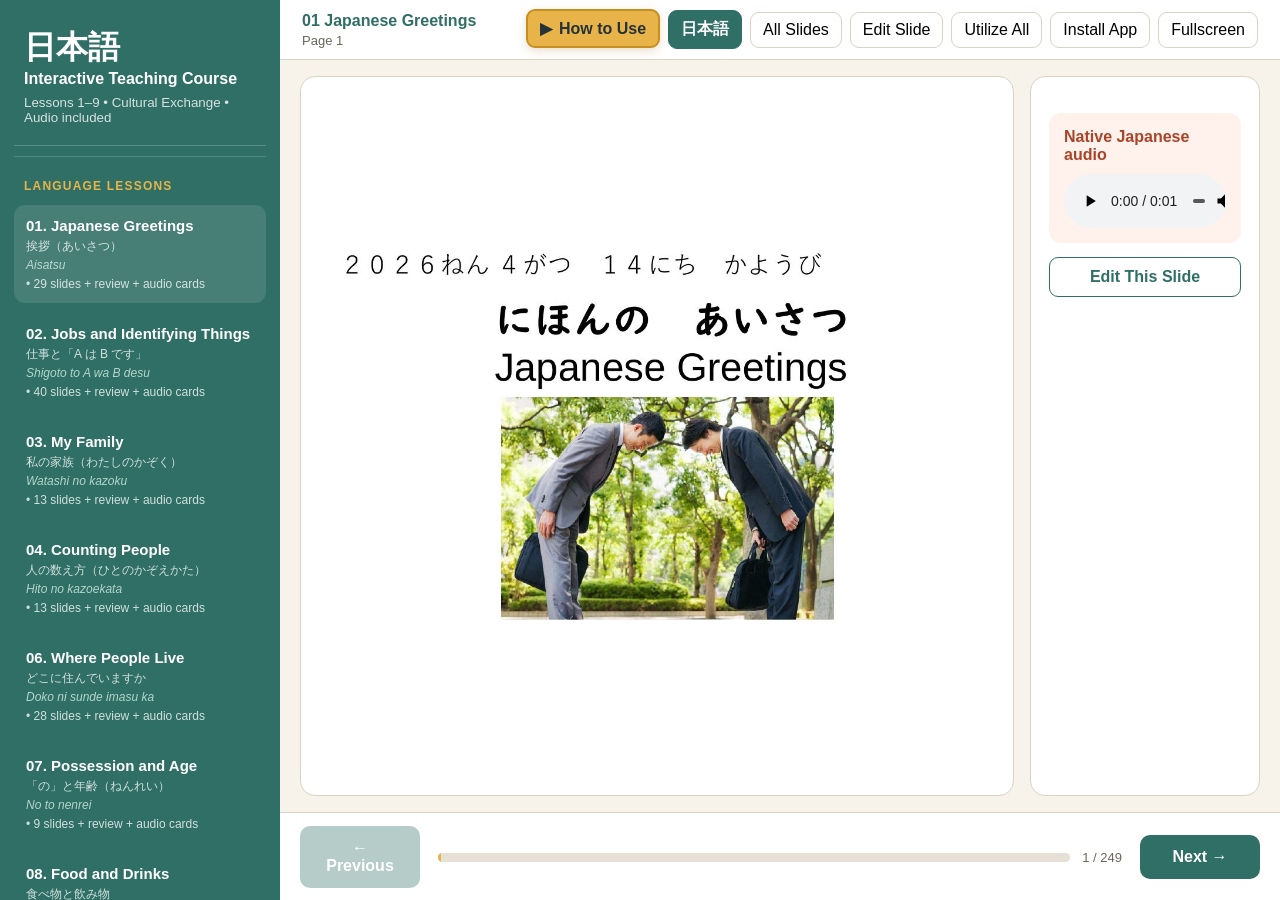
<file: index.html>
<!doctype html>
<html lang="en">
<head>
<meta charset="utf-8">
<meta name="viewport" content="width=device-width,initial-scale=1">
<meta name="theme-color" content="#2f6f65">
<meta name="apple-mobile-web-app-capable" content="yes">
<meta name="apple-mobile-web-app-status-bar-style" content="default">
<meta name="apple-mobile-web-app-title" content="Japanese Lessons">
<link rel="manifest" href="manifest.webmanifest">
<link rel="apple-touch-icon" href="icons/icon-192.png">
<title>Japanese Lessons and Cultural Exchange</title>
<style>
:root{--teal:#2f6f65;--rust:#a94428;--cream:#f7f3ea;--gold:#e8b44a;--ink:#253238;--muted:#6b655c;--panel:#fff;--line:#d9d2c5}
*{box-sizing:border-box}body{margin:0;background:var(--cream);color:var(--ink);font-family:Arial,"Hiragino Sans","Yu Gothic",sans-serif;overflow:hidden}
button,a{font:inherit}.app{height:100vh;display:grid;grid-template-columns:280px 1fr}
aside{background:var(--teal);color:white;overflow:auto;padding:20px 14px}
.brand{padding:6px 10px 20px;border-bottom:1px solid #ffffff35}.brand .jp{font-size:32px;font-weight:800}.brand small{display:block;margin-top:7px;opacity:.8}
.nav-group{font-size:12px;font-weight:800;letter-spacing:.1em;text-transform:uppercase;color:var(--gold);padding:22px 10px 7px;border-top:1px solid #ffffff2b;margin-top:10px}
.lesson-btn{width:100%;text-align:left;border:0;color:white;background:transparent;border-radius:11px;padding:12px;margin:5px 0;cursor:pointer}
.lesson-btn:hover,.lesson-btn.active{background:#ffffff1d}.lesson-btn b{display:block;font-size:15px}.lesson-btn span{display:block;font-size:12px;opacity:.78;margin-top:4px}.lesson-btn em{display:block;font-style:italic;color:#d9f2e9;margin:3px 0 5px}
main{min-width:0;display:grid;grid-template-rows:60px 1fr 88px;height:100vh}
header{display:flex;align-items:center;justify-content:space-between;background:white;border-bottom:1px solid var(--line);padding:0 22px}
.crumb{font-weight:800;color:var(--teal)}.page-label{font-size:13px;color:var(--muted);margin-top:3px}
.header-actions{display:flex;gap:8px;align-items:center}.icon-btn{border:1px solid var(--line);background:white;border-radius:9px;padding:8px 12px;cursor:pointer;white-space:nowrap}.how-to-btn{background:var(--gold);border:2px solid #c78e20;color:var(--ink);font-weight:900;box-shadow:0 3px 10px #a86f1938;transform:translateY(-1px)}.how-to-btn::before{content:"▶";margin-right:7px}.how-to-btn:hover{background:#f2c65f;box-shadow:0 5px 14px #a86f1950}.language-btn{background:var(--teal);border-color:var(--teal);color:white;font-weight:800}
.stage{min-height:0;display:grid;grid-template-columns:minmax(0,1fr) 230px;gap:16px;padding:16px 20px}
.stage.quiz-stage{grid-template-columns:1fr}.stage.quiz-stage .side-card{display:none!important}
.visual{background:white;border:1px solid var(--line);border-radius:15px;display:flex;align-items:center;justify-content:center;overflow:hidden;position:relative}
.visual img{max-width:100%;max-height:100%;object-fit:contain;display:block}.visual.review{background:#fff9f2}
.visual.quiz-mode{display:block;overflow:auto;padding:18px;background:#f1ece3}.visual.quiz-mode>img,.visual.quiz-mode>.review-card-grid{display:none!important}
.quiz-grid{display:grid;grid-template-columns:repeat(3,minmax(210px,1fr));gap:14px;width:100%}.quiz-card{height:285px;perspective:1000px}
.quiz-inner{height:100%;position:relative;transform-style:preserve-3d;transition:transform .5s}.quiz-card.flipped .quiz-inner{transform:rotateY(180deg)}
.quiz-face{position:absolute;inset:0;backface-visibility:hidden;background:white;border:1px solid var(--line);border-radius:14px;padding:15px;display:flex;flex-direction:column;align-items:center;justify-content:center;box-shadow:0 3px 10px #00000010}
.quiz-back{transform:rotateY(180deg);justify-content:flex-start;overflow:auto}.quiz-number{position:absolute;left:12px;top:10px;background:var(--teal);color:white;border-radius:50%;width:34px;height:34px;display:grid;place-items:center;font-weight:800}
.quiz-face audio{width:90%;margin:20px 0}.flip-btn{border:0;background:var(--gold);color:var(--ink);font-weight:800;padding:10px 15px;border-radius:9px;cursor:pointer}
.quiz-back img{width:100%;height:128px;object-fit:contain;border-radius:8px;background:#fafafa}.quiz-sentence{font-size:15px;font-weight:500;margin:9px 0 4px;line-height:1.35;text-align:center}.quiz-romaji{font-size:14px;font-style:normal;font-weight:600;color:var(--teal);text-align:center;margin-bottom:6px;line-height:1.55}
.side-card{background:white;border:1px solid var(--line);border-radius:15px;padding:18px;overflow:auto}
.audio-wrap{margin-top:18px;padding:15px;background:#fff2ec;border-radius:12px}.audio-wrap strong{display:block;color:var(--rust);margin-bottom:10px}audio{width:100%}
.no-audio{color:var(--muted);font-size:13px}.review-link{display:inline-block;background:var(--rust);color:white;text-decoration:none;padding:10px 13px;border-radius:9px;margin-top:14px}
.review-card-grid{display:none;position:absolute;inset:0;z-index:3;grid-template-columns:repeat(4,1fr);grid-template-rows:repeat(2,1fr);pointer-events:none}
.review-card-grid.ten{grid-template-columns:repeat(5,1fr)}
.sentence-card{perspective:900px;pointer-events:auto;position:relative}.sentence-inner{position:absolute;inset:4px;transform-style:preserve-3d;transition:transform .48s}.sentence-card.flipped .sentence-inner{transform:rotateY(180deg)}
.sentence-face{position:absolute;inset:0;backface-visibility:hidden;border-radius:9px;display:flex;flex-direction:column;align-items:center;justify-content:flex-end;padding:9px}
.sentence-front{background:transparent}.sentence-front button{border:0;background:#e8b44ae8;color:var(--ink);font-weight:800;padding:8px 11px;border-radius:8px;cursor:pointer;box-shadow:0 2px 8px #0003}
.sentence-back{transform:rotateY(180deg);justify-content:center;background:#fffdf8f5;border:3px solid var(--gold);text-align:center;padding:10px;overflow:auto;scrollbar-width:thin}
.sentence-back .ajp{font-size:clamp(20px,1.85vw,32px);line-height:1.24;font-weight:500;letter-spacing:0;overflow-wrap:anywhere}.sentence-back .ajp.answer-medium{font-size:clamp(18px,1.55vw,27px)}.sentence-back .ajp.answer-long{font-size:clamp(15px,1.25vw,22px);line-height:1.18}.sentence-back .romaji{font-size:clamp(13px,1vw,17px);font-style:normal;font-weight:650;color:var(--teal);margin-top:7px;line-height:1.38}.sentence-back button{margin-top:8px;border:0;background:var(--teal);color:white;border-radius:7px;padding:6px 11px;cursor:pointer;flex:0 0 auto}
.mora-word{display:inline-block;white-space:nowrap;margin:.04em .18em;color:var(--teal)}.mora-word.word-alt{color:var(--rust)}.mora-dot{color:#bd851b;font-weight:900;padding:0 .015em}.mora-punctuation{display:inline-block;margin:0 .06em;color:var(--muted)}
.custom-note{display:none;background:#eef7f4;border-radius:10px;padding:12px;margin-top:14px;white-space:pre-wrap;line-height:1.45}.video-link{display:none;background:#4361a8}.edit-btn{width:100%;border:1px solid var(--teal);background:white;color:var(--teal);font-weight:800;padding:10px;border-radius:9px;margin-top:14px;cursor:pointer}
.slide-browser{width:min(1100px,94vw);height:min(760px,90vh);border:0;border-radius:16px;padding:0}.dialog-head{position:sticky;top:0;background:var(--teal);color:white;padding:18px 22px;display:flex;justify-content:space-between;align-items:center;z-index:2}.thumb-grid{display:grid;grid-template-columns:repeat(4,1fr);gap:14px;padding:20px}.thumb{border:2px solid transparent;background:white;border-radius:10px;padding:7px;cursor:pointer;text-align:left}.thumb.current{border-color:var(--rust)}.thumb img{width:100%;height:105px;object-fit:contain;background:#fafafa}.thumb b{display:block;margin-top:6px;font-size:13px}
.edit-dialog{width:min(600px,92vw);border:0;border-radius:16px;padding:22px}.edit-dialog label{display:block;font-weight:800;margin:14px 0 5px}.edit-dialog input,.edit-dialog textarea{width:100%;padding:10px;border:1px solid var(--line);border-radius:8px}.edit-dialog textarea{height:110px}.dialog-actions{display:flex;justify-content:flex-end;gap:9px;margin-top:18px}.dialog-actions button{padding:9px 14px;border-radius:8px;border:0;cursor:pointer}.save{background:var(--teal);color:white}
.nav-subgroup{margin:16px 10px 4px;padding-left:9px;border-left:3px solid var(--gold);font-size:11px;font-weight:800;line-height:1.35;color:#fff;text-transform:none;letter-spacing:.02em}
.utilize-dialog{width:min(920px,94vw);max-height:88vh;border:0;border-radius:18px;padding:0;overflow:hidden}.utilize-body{padding:22px;overflow:auto;max-height:calc(88vh - 66px)}.utilize-intro{background:#eef7f4;border-radius:12px;padding:14px;line-height:1.5}.editor-grid{display:grid;grid-template-columns:repeat(3,1fr);gap:12px;margin-top:18px}.editor-action{min-height:92px;border:1px solid var(--line);background:white;border-radius:12px;padding:13px;text-align:left;cursor:pointer}.editor-action:hover{border-color:var(--teal);box-shadow:0 3px 12px #0001}.editor-action b{display:block;color:var(--teal);margin-bottom:6px}.editor-action span{font-size:12px;color:var(--muted);line-height:1.35}.editor-action.danger b{color:var(--rust)}.utilize-status{margin-top:16px;padding:11px;border-radius:9px;background:#f6f1e8;font-size:13px}.utilize-current{font-weight:800;color:var(--rust)}.hidden-input{display:none}
.help-dialog{width:min(980px,94vw);max-height:90vh;border:0;border-radius:18px;padding:0;overflow:hidden}.help-body{padding:22px;overflow:auto;max-height:calc(90vh - 66px)}.help-intro{margin:0 0 18px;color:var(--muted);line-height:1.5}.help-videos{display:grid;grid-template-columns:1fr 1fr;gap:18px}.help-video{background:#f7f3ea;border:1px solid var(--line);border-radius:14px;padding:14px}.help-video h3{margin:0 0 10px;color:var(--teal)}.help-video video{display:block;width:100%;border-radius:10px;background:#111}
.lesson-dialog{width:min(560px,94vw);height:min(820px,90vh);border:0;border-radius:18px;padding:0;overflow:hidden;background:var(--cream)}.lesson-dialog-head{position:sticky;top:0;z-index:3;background:var(--teal);color:white;padding:18px 20px;display:flex;align-items:center;justify-content:space-between;box-shadow:0 3px 12px #0002}.lesson-dialog-head h2{font-size:21px;margin:0}.lesson-dialog-head button{border:1px solid #ffffff66;background:#ffffff18;color:white;border-radius:9px;padding:8px 12px;cursor:pointer}.lesson-dialog-body{height:calc(100% - 66px);overflow:auto;padding:12px}.lesson-dialog #mobileNav{background:transparent}.lesson-dialog #mobileNav .nav-group{border:0;margin:4px 0 6px;padding:13px 8px 5px;color:var(--rust);font-size:12px}.lesson-dialog #mobileNav .nav-subgroup{color:var(--teal);border-left-color:var(--gold);margin:13px 5px 5px}.lesson-dialog #mobileNav .lesson-btn{position:relative;background:white;color:var(--ink);border:1px solid var(--line);box-shadow:0 2px 8px #0000000d;padding:14px 40px 14px 14px;margin:8px 0}.lesson-dialog #mobileNav .lesson-btn::after{content:"›";position:absolute;right:15px;top:50%;transform:translateY(-50%);font-size:28px;color:var(--teal)}.lesson-dialog #mobileNav .lesson-btn:hover,.lesson-dialog #mobileNav .lesson-btn.active{background:#eef7f4;border-color:var(--teal)}.lesson-dialog #mobileNav .lesson-btn b{font-size:16px;color:var(--teal)}.lesson-dialog #mobileNav .lesson-btn span{font-size:12px;line-height:1.45;color:var(--muted);opacity:1}.lesson-dialog #mobileNav .lesson-btn em{color:var(--rust);font-weight:700;margin-top:4px}
footer{background:white;border-top:1px solid var(--line);display:grid;grid-template-columns:120px 1fr 120px;align-items:center;gap:18px;padding:13px 20px}
.nav-btn{border:0;border-radius:10px;background:var(--teal);color:white;padding:13px 16px;font-weight:700;cursor:pointer}.nav-btn:disabled{opacity:.35}
.progress-wrap{display:grid;grid-template-columns:1fr auto;gap:12px;align-items:center}.progress{height:9px;background:#e6e0d6;border-radius:9px;overflow:hidden}.progress div{height:100%;background:var(--gold)}
.counter{font-size:13px;color:var(--muted);white-space:nowrap}.mobile-lessons{display:none}
@media(max-width:1000px){.quiz-grid{grid-template-columns:repeat(2,minmax(200px,1fr))}}
@media(max-width:850px){body{overflow:auto}.app{display:block;height:auto}aside{display:none}main{height:100vh}header{padding:0 10px;overflow-x:auto;justify-content:flex-start}header>div:first-child{display:none}.header-actions{min-width:max-content}.stage{grid-template-columns:1fr;grid-template-rows:minmax(0,1fr) auto}.side-card{max-height:210px}.mobile-lessons{display:inline-block}.quiz-grid{grid-template-columns:1fr}.thumb-grid{grid-template-columns:repeat(2,1fr)}.sentence-back{padding:5px;border-width:2px}.sentence-back .ajp{font-size:clamp(13px,3.5vw,20px);line-height:1.16}.sentence-back .ajp.answer-medium{font-size:clamp(12px,3.1vw,18px)}.sentence-back .ajp.answer-long{font-size:clamp(10px,2.7vw,15px)}.sentence-back .romaji{font-size:clamp(9px,2.4vw,12px);line-height:1.22;margin-top:4px}.sentence-back button{font-size:11px;padding:4px 7px;margin-top:4px}.mora-word{margin:.02em .08em}.editor-grid,.help-videos{grid-template-columns:1fr}}
@media print{aside,header,footer,.side-card{display:none!important}.app,main,.stage{display:block;height:auto}.visual{border:0;height:auto}.visual img{width:100%;max-height:none}}
</style>
</head>
<body>
<div class="app">
<aside>
  <div class="brand"><div class="jp">日本語</div><b data-i18n="brandCourse">Interactive Teaching Course</b><small data-i18n="brandDetails">Lessons 1–9 • Cultural Exchange • Audio included</small></div>
  <nav id="lessonNav"></nav>
</aside>
<main>
  <header>
    <div><div class="crumb" id="crumb"></div><div class="page-label" id="pageLabel"></div></div>
    <div class="header-actions"><button class="icon-btn how-to-btn" id="helpBtn" data-i18n="howToUse">How to Use</button><button class="icon-btn language-btn" id="languageBtn">日本語</button><button class="icon-btn mobile-lessons" id="menuBtn" data-i18n="lessons">Lessons</button><button class="icon-btn" id="slidesBtn" data-i18n="allSlides">All Slides</button><button class="icon-btn" id="editBtn" data-i18n="editSlide">Edit Slide</button><button class="icon-btn" id="utilizeBtn" data-i18n="utilizeAll">Utilize All</button><button class="icon-btn" id="installBtn" data-i18n="installApp">Install App</button><button class="icon-btn" id="fullscreenBtn" data-i18n="fullscreen">Fullscreen</button></div>
  </header>
  <section class="stage" id="stage">
    <div class="visual" id="visual">
      <img id="slideImage" alt="Japanese lesson slide">
      <div class="review-card-grid" id="reviewCardGrid"></div>
    </div>
    <aside class="side-card" style="display:block;background:white;color:var(--ink)">
      <div class="audio-wrap" id="audioWrap"><strong data-i18n="nativeAudio">Native Japanese audio</strong><audio id="audio" controls preload="metadata"></audio><div class="no-audio" id="noAudio"></div></div>
      <div class="custom-note" id="customNote"></div>
      <a class="review-link video-link" id="videoLink" target="_blank" data-i18n="openVideo">Open Video</a>
      <a class="review-link" id="reviewLink" target="_blank" data-i18n="openKanjiKey">Open kanji caption key</a>
      <a class="review-link" id="sourceLink" target="_blank" data-i18n="openCulturalPdf">Open original cultural PDF</a>
      <button class="edit-btn" id="sideEditBtn" data-i18n="editThisSlide">Edit This Slide</button>
    </aside>
  </section>
  <footer>
    <button class="nav-btn" id="prevBtn" data-i18n="previous">← Previous</button>
    <div class="progress-wrap"><div class="progress"><div id="progressBar"></div></div><div class="counter" id="counter"></div></div>
    <button class="nav-btn" id="nextBtn" data-i18n="next">Next →</button>
  </footer>
</main>
</div>
<dialog class="lesson-dialog" id="lessonDialog"><div class="lesson-dialog-head"><h2 data-i18n="chooseLesson">Choose a lesson</h2><button onclick="this.closest('dialog').close()" data-i18n="close">Close</button></div><div class="lesson-dialog-body"><div id="mobileNav"></div></div></dialog>
<dialog class="slide-browser" id="slideDialog"><div class="dialog-head"><b id="slideDialogTitle" data-i18n="lessonSlides">Lesson Slides</b><button onclick="this.closest('dialog').close()" data-i18n="close">Close</button></div><div class="thumb-grid" id="thumbGrid"></div></dialog>
<dialog class="edit-dialog" id="editDialog"><h2 data-i18n="editSlideContent">Edit Slide Content</h2>
<label data-i18n="customTitle">Custom slide title</label><input id="editTitle" placeholder="Leave blank to use the original title" data-i18n-placeholder="customTitlePlaceholder">
<label data-i18n="teacherNote">Teacher/student note</label><textarea id="editNote" placeholder="Add instructions, explanation, or discussion notes" data-i18n-placeholder="teacherNotePlaceholder"></textarea>
<label data-i18n="videoLink">Video link</label><input id="editVideo" type="url" placeholder="https://youtube.com/...">
<label data-i18n="replacementImage">Replacement image link (optional)</label><input id="editImage" type="url" placeholder="https://example.com/image.jpg">
<div class="dialog-actions"><button onclick="this.closest('dialog').close()" data-i18n="cancel">Cancel</button><button class="save" id="saveEditBtn" data-i18n="saveChanges">Save Changes</button></div></dialog>
<dialog class="utilize-dialog" id="utilizeDialog">
  <div class="dialog-head"><b data-i18n="completeEditor">Utilize All - Complete Slide Editor</b><button onclick="this.closest('dialog').close()" data-i18n="close">Close</button></div>
  <div class="utilize-body">
    <div class="utilize-intro"><span data-i18n="editorIntro">PowerPoint-style controls for the complete HTML course. Current slide:</span> <span class="utilize-current" id="utilizeCurrent"></span></div>
    <div class="editor-grid">
      <button class="editor-action" id="uploadSlidesBtn"><b data-i18n="uploadSlides">Upload Slides</b><span data-i18n="uploadSlidesHelp">Add one or more image slides after the current slide.</span></button>
      <button class="editor-action" id="duplicateSlideBtn"><b data-i18n="duplicateSlide">Duplicate Slide</b><span data-i18n="duplicateSlideHelp">Create an editable copy of the current slide.</span></button>
      <button class="editor-action danger" id="deleteSlideBtn"><b data-i18n="deleteSlide">Delete Slide</b><span data-i18n="deleteSlideHelp">Remove the current slide from the presentation.</span></button>
      <button class="editor-action" id="moveSlideUpBtn"><b data-i18n="moveEarlier">Move Earlier</b><span data-i18n="moveEarlierHelp">Move the current slide one position earlier.</span></button>
      <button class="editor-action" id="moveSlideDownBtn"><b data-i18n="moveLater">Move Later</b><span data-i18n="moveLaterHelp">Move the current slide one position later.</span></button>
      <button class="editor-action" id="editAllCurrentBtn"><b data-i18n="editContent">Edit Content</b><span data-i18n="editContentHelp">Edit the slide title, notes, image link, or video.</span></button>
      <button class="editor-action" id="restoreDeletedBtn"><b data-i18n="restoreDeleted">Restore Last Deleted</b><span data-i18n="restoreDeletedHelp">Return the most recently deleted slide.</span></button>
      <button class="editor-action" id="exportEditsBtn"><b data-i18n="exportEdits">Export Course Edits</b><span data-i18n="exportEditsHelp">Download edits and uploaded slides as a portable JSON file.</span></button>
      <button class="editor-action" id="importEditsBtn"><b data-i18n="importEdits">Import Course Edits</b><span data-i18n="importEditsHelp">Load a previously exported course-editing JSON file.</span></button>
      <button class="editor-action danger" id="restoreCourseBtn"><b data-i18n="restoreCourse">Restore Original Course</b><span data-i18n="restoreCourseHelp">Remove structural edits and return all original slides.</span></button>
    </div>
    <div class="utilize-status" id="utilizeStatus" data-i18n="noAction">No editing action performed yet.</div>
    <input class="hidden-input" id="slideUploadInput" type="file" accept="image/*" multiple>
    <input class="hidden-input" id="courseImportInput" type="file" accept="application/json,.json">
  </div>
</dialog>
<dialog class="help-dialog" id="helpDialog">
  <div class="dialog-head"><b data-i18n="instructionVideos">Instruction Videos</b><button id="closeHelpBtn" data-i18n="close">Close</button></div>
  <div class="help-body">
    <p class="help-intro" data-i18n="instructionIntro">Choose the English or Japanese walkthrough. Both videos explain lesson navigation, All Slides, audio practice, Cultural Exchange, and Utilize All editing tools.</p>
    <div class="help-videos">
      <section class="help-video"><h3 data-i18n="englishWalkthrough">English walkthrough</h3><video controls preload="metadata" playsinline src="videos/how-to-use-english.mp4"></video></section>
      <section class="help-video"><h3 data-i18n="japaneseWalkthrough">Japanese walkthrough</h3><video controls preload="metadata" playsinline src="videos/how-to-use-japanese.mp4"></video></section>
    </div>
  </div>
</dialog>
<script>
const COURSE_DATA={"lessons":[{"id":"01","title":"Japanese Greetings","subtitle":"挨拶（あいさつ）","start":0,"count":29,"pageCount":27,"hasReview":true,"hasAudioQuiz":true,"group":"language","romaji":"Aisatsu"},{"id":"02","title":"Jobs and Identifying Things","subtitle":"仕事と「A は B です」","start":29,"count":40,"pageCount":38,"hasReview":true,"hasAudioQuiz":true,"group":"language","romaji":"Shigoto to A wa B desu"},{"id":"03","title":"My Family","subtitle":"私の家族（わたしのかぞく）","start":69,"count":13,"pageCount":11,"hasReview":true,"hasAudioQuiz":true,"group":"language","romaji":"Watashi no kazoku"},{"id":"04","title":"Counting People","subtitle":"人の数え方（ひとのかぞえかた）","start":82,"count":13,"pageCount":11,"hasReview":true,"hasAudioQuiz":true,"group":"language","romaji":"Hito no kazoekata"},{"id":"05","title":"Golden Week","subtitle":"Cultural reference lesson","start":95,"count":7,"pageCount":7,"hasReview":false,"hasAudioQuiz":false,"group":"culture","cultureGroup":"Lesson 5 - Seasonal Culture","romaji":"Gooruden Wiiku"},{"id":"06","title":"Where People Live","subtitle":"どこに住んでいますか","start":102,"count":28,"pageCount":26,"hasReview":true,"hasAudioQuiz":true,"group":"language","romaji":"Doko ni sunde imasu ka"},{"id":"07","title":"Possession and Age","subtitle":"「の」と年齢（ねんれい）","start":130,"count":9,"pageCount":7,"hasReview":true,"hasAudioQuiz":true,"group":"language","romaji":"No to nenrei"},{"id":"08","title":"Food and Drinks","subtitle":"食べ物と飲み物","start":139,"count":28,"pageCount":26,"hasReview":true,"hasAudioQuiz":true,"group":"language","romaji":"Tabemono to nomimono"},{"id":"09","title":"Likes and Habits","subtitle":"好き・一番・いつも・よく・あまり","start":167,"count":33,"pageCount":31,"hasReview":true,"hasAudioQuiz":true,"group":"language","romaji":"Suki, ichiban, itsumo, yoku, amari"},{"id":"C01","title":"Japanese-Inspired Foods at Trader Joe’s","subtitle":"Food and cultural adaptation","start":200,"count":12,"pageCount":12,"hasReview":false,"group":"culture","cultureGroup":"Lesson 8 - Food and Drinks","romaji":"Nihon-fuu no tabemono"},{"id":"C02","title":"Frozen Foods in Japan","subtitle":"冷凍食品（れいとうしょくひん）","start":212,"count":7,"pageCount":7,"hasReview":false,"group":"culture","cultureGroup":"Lesson 8 - Food and Drinks","romaji":"Reitou shokuhin"},{"id":"C03","title":"The Story of Punch-kun","subtitle":"Japanese snow-monkey culture","start":219,"count":7,"pageCount":7,"hasReview":false,"group":"culture","cultureGroup":"Lesson 7 - Animals and Daily Life","romaji":"Panchi-kun no monogatari"},{"id":"C04","title":"Japan in April","subtitle":"School, business, and renewal","start":226,"count":11,"pageCount":11,"hasReview":false,"group":"culture","cultureGroup":"Lesson 5 - Seasonal Culture","romaji":"Nihon no shigatsu"},{"id":"C05","title":"Cherry Blossoms: U.S. and Japan","subtitle":"桜（さくら） cultural exchange","start":237,"count":12,"pageCount":12,"hasReview":false,"group":"culture","cultureGroup":"Lesson 5 - Seasonal Culture","romaji":"Sakura: Amerika to Nihon"}],"slides":[{"kind":"lesson","lesson":"01","lessonTitle":"Japanese Greetings","subtitle":"挨拶（あいさつ）","page":1,"pageCount":27,"image":"assets/01/pages/page-01.jpg","audio":"assets/01/audio/page-01.mp3"},{"kind":"lesson","lesson":"01","lessonTitle":"Japanese Greetings","subtitle":"挨拶（あいさつ）","page":2,"pageCount":27,"image":"assets/01/pages/page-02.jpg","audio":"assets/01/audio/page-02.mp3"},{"kind":"lesson","lesson":"01","lessonTitle":"Japanese Greetings","subtitle":"挨拶（あいさつ）","page":3,"pageCount":27,"image":"assets/01/pages/page-03.jpg","audio":"assets/01/audio/page-03.mp3"},{"kind":"lesson","lesson":"01","lessonTitle":"Japanese Greetings","subtitle":"挨拶（あいさつ）","page":4,"pageCount":27,"image":"assets/01/pages/page-04.jpg","audio":"assets/01/audio/page-04.mp3"},{"kind":"lesson","lesson":"01","lessonTitle":"Japanese Greetings","subtitle":"挨拶（あいさつ）","page":5,"pageCount":27,"image":"assets/01/pages/page-05.jpg","audio":"assets/01/audio/page-05.mp3"},{"kind":"lesson","lesson":"01","lessonTitle":"Japanese Greetings","subtitle":"挨拶（あいさつ）","page":6,"pageCount":27,"image":"assets/01/pages/page-06.jpg","audio":"assets/01/audio/page-06.mp3"},{"kind":"lesson","lesson":"01","lessonTitle":"Japanese Greetings","subtitle":"挨拶（あいさつ）","page":7,"pageCount":27,"image":"assets/01/pages/page-07.jpg","audio":"assets/01/audio/page-07.mp3"},{"kind":"lesson","lesson":"01","lessonTitle":"Japanese Greetings","subtitle":"挨拶（あいさつ）","page":8,"pageCount":27,"image":"assets/01/pages/page-08.jpg","audio":"assets/01/audio/page-08.mp3"},{"kind":"lesson","lesson":"01","lessonTitle":"Japanese Greetings","subtitle":"挨拶（あいさつ）","page":9,"pageCount":27,"image":"assets/01/pages/page-09.jpg","audio":"assets/01/audio/page-09.mp3"},{"kind":"lesson","lesson":"01","lessonTitle":"Japanese Greetings","subtitle":"挨拶（あいさつ）","page":10,"pageCount":27,"image":"assets/01/pages/page-10.jpg","audio":"assets/01/audio/page-10.mp3"},{"kind":"lesson","lesson":"01","lessonTitle":"Japanese Greetings","subtitle":"挨拶（あいさつ）","page":11,"pageCount":27,"image":"assets/01/pages/page-11.jpg","audio":"assets/01/audio/page-11.mp3"},{"kind":"lesson","lesson":"01","lessonTitle":"Japanese Greetings","subtitle":"挨拶（あいさつ）","page":12,"pageCount":27,"image":"assets/01/pages/page-12.jpg","audio":"assets/01/audio/page-12.mp3"},{"kind":"lesson","lesson":"01","lessonTitle":"Japanese Greetings","subtitle":"挨拶（あいさつ）","page":13,"pageCount":27,"image":"assets/01/pages/page-13.jpg","audio":"assets/01/audio/page-13.mp3"},{"kind":"lesson","lesson":"01","lessonTitle":"Japanese Greetings","subtitle":"挨拶（あいさつ）","page":14,"pageCount":27,"image":"assets/01/pages/page-14.jpg","audio":"assets/01/audio/page-14.mp3"},{"kind":"lesson","lesson":"01","lessonTitle":"Japanese Greetings","subtitle":"挨拶（あいさつ）","page":15,"pageCount":27,"image":"assets/01/pages/page-15.jpg","audio":"assets/01/audio/page-15.mp3"},{"kind":"lesson","lesson":"01","lessonTitle":"Japanese Greetings","subtitle":"挨拶（あいさつ）","page":16,"pageCount":27,"image":"assets/01/pages/page-16.jpg","audio":"assets/01/audio/page-16.mp3"},{"kind":"lesson","lesson":"01","lessonTitle":"Japanese Greetings","subtitle":"挨拶（あいさつ）","page":17,"pageCount":27,"image":"assets/01/pages/page-17.jpg","audio":"assets/01/audio/page-17.mp3"},{"kind":"lesson","lesson":"01","lessonTitle":"Japanese Greetings","subtitle":"挨拶（あいさつ）","page":18,"pageCount":27,"image":"assets/01/pages/page-18.jpg","audio":"assets/01/audio/page-18.mp3"},{"kind":"lesson","lesson":"01","lessonTitle":"Japanese Greetings","subtitle":"挨拶（あいさつ）","page":19,"pageCount":27,"image":"assets/01/pages/page-19.jpg","audio":"assets/01/audio/page-19.mp3"},{"kind":"lesson","lesson":"01","lessonTitle":"Japanese Greetings","subtitle":"挨拶（あいさつ）","page":20,"pageCount":27,"image":"assets/01/pages/page-20.jpg","audio":"assets/01/audio/page-20.mp3"},{"kind":"lesson","lesson":"01","lessonTitle":"Japanese Greetings","subtitle":"挨拶（あいさつ）","page":21,"pageCount":27,"image":"assets/01/pages/page-21.jpg","audio":"assets/01/audio/page-21.mp3"},{"kind":"lesson","lesson":"01","lessonTitle":"Japanese Greetings","subtitle":"挨拶（あいさつ）","page":22,"pageCount":27,"image":"assets/01/pages/page-22.jpg","audio":"assets/01/audio/page-22.mp3"},{"kind":"lesson","lesson":"01","lessonTitle":"Japanese Greetings","subtitle":"挨拶（あいさつ）","page":23,"pageCount":27,"image":"assets/01/pages/page-23.jpg","audio":"assets/01/audio/page-23.mp3"},{"kind":"lesson","lesson":"01","lessonTitle":"Japanese Greetings","subtitle":"挨拶（あいさつ）","page":24,"pageCount":27,"image":"assets/01/pages/page-24.jpg","audio":"assets/01/audio/page-24.mp3"},{"kind":"lesson","lesson":"01","lessonTitle":"Japanese Greetings","subtitle":"挨拶（あいさつ）","page":25,"pageCount":27,"image":"assets/01/pages/page-25.jpg","audio":null},{"kind":"lesson","lesson":"01","lessonTitle":"Japanese Greetings","subtitle":"挨拶（あいさつ）","page":26,"pageCount":27,"image":"assets/01/pages/page-26.jpg","audio":null},{"kind":"lesson","lesson":"01","lessonTitle":"Japanese Greetings","subtitle":"挨拶（あいさつ）","page":27,"pageCount":27,"image":"assets/01/pages/page-27.jpg","audio":null},{"kind":"review","lesson":"01","lessonTitle":"Japanese Greetings","subtitle":"挨拶（あいさつ）","page":"Review","pageCount":27,"image":"assets/01/anime-review.png","reviewPdf":"assets/01/anime-decoding-review.pdf","answers":[{"number":"1","japanese":"朝、同僚に「おはようございます」と挨拶します。","reading":"（あさ、どうりょうに「おはようございます」とあいさつします。）","english":"In the morning, coworkers greet each other politely.","romaji":"ohayou gozaimasu"},{"number":"2","japanese":"昼、友達に「こんにちは」と挨拶します。","reading":"（ひる、ともだちに「こんにちは」とあいさつします。）","english":"During the day, friends say hello.","romaji":"konnichiwa"},{"number":"3","japanese":"夜、近所の人に「こんばんは」と挨拶します。","reading":"（よる、きんじょのひとに「こんばんは」とあいさつします。）","english":"In the evening, neighbors say good evening.","romaji":"konbanwa"},{"number":"4","japanese":"駅で友達に「さようなら。またね」と言います。","reading":"（えきでともだちに「さようなら。またね」といいます。）","english":"At the station, friends say goodbye and see you again.","romaji":"sayounara. mata ne"},{"number":"5","japanese":"寝る前に「おやすみなさい」と言います。","reading":"（ねるまえに「おやすみなさい」といいます。）","english":"Before sleeping, someone says good night.","romaji":"oyasumi nasai"},{"number":"6","japanese":"店員が水を渡し、客が「ありがとうございます」と言います。","reading":"（てんいんがみずをわたし、きゃくが「ありがとうございます」といいます。）","english":"A server offers water and the guest says thank you.","romaji":"arigatou gozaimasu"},{"number":"7","japanese":"「すみません。トイレはどこですか」と尋ねます。","reading":"（「すみません。トイレはどこですか」とたずねます。）","english":"Someone politely asks where the restroom is.","romaji":"sumimasen. toire wa doko desu ka"},{"number":"8","japanese":"遅れた学生が先生に「遅れてすみません」と謝ります。","reading":"（おくれたがくせいがせんせいに「おくれてすみません」とあやまります。）","english":"A late student apologizes to the teacher.","romaji":"okurete sumimasen"}],"audio":null},{"kind":"audioQuiz","lesson":"01","lessonTitle":"Japanese Greetings","subtitle":"挨拶（あいさつ）","page":"Audio Cards","pageCount":27,"cards":[{"number":1,"audio":"assets/01/audio/page-01.mp3","image":"assets/01/pages/page-01.jpg","sentence":"にほんのあいさつ。","romaji":"nihonnoaisatsu"},{"number":2,"audio":"assets/01/audio/page-02.mp3","image":"assets/01/pages/page-02.jpg","sentence":"おはよう。","romaji":"ohayou"},{"number":3,"audio":"assets/01/audio/page-03.mp3","image":"assets/01/pages/page-03.jpg","sentence":"おはようございます。","romaji":"ohayou gozaimasu"},{"number":4,"audio":"assets/01/audio/page-04.mp3","image":"assets/01/pages/page-04.jpg","sentence":"こんにちは。","romaji":"konnichiwa"},{"number":5,"audio":"assets/01/audio/page-05.mp3","image":"assets/01/pages/page-05.jpg","sentence":"こんばんは。","romaji":"konbanwa"},{"number":6,"audio":"assets/01/audio/page-06.mp3","image":"assets/01/pages/page-06.jpg","sentence":"さようなら。またね！。","romaji":"sayounara. mata ne!"},{"number":7,"audio":"assets/01/audio/page-07.mp3","image":"assets/01/pages/page-07.jpg","sentence":"おやすみなさい。おやすみ。","romaji":"oyasumi nasai. oyasumi"},{"number":8,"audio":"assets/01/audio/page-08.mp3","image":"assets/01/pages/page-08.jpg","sentence":"どうぞ。","romaji":"douzo"},{"number":9,"audio":"assets/01/audio/page-09.mp3","image":"assets/01/pages/page-09.jpg","sentence":"ありがとう。","romaji":"arigatou"},{"number":10,"audio":"assets/01/audio/page-10.mp3","image":"assets/01/pages/page-10.jpg","sentence":"どうぞ。","romaji":"douzo"},{"number":11,"audio":"assets/01/audio/page-11.mp3","image":"assets/01/pages/page-11.jpg","sentence":"ありがとうございます。","romaji":"arigatou gozaimasu"},{"number":12,"audio":"assets/01/audio/page-12.mp3","image":"assets/01/pages/page-12.jpg","sentence":"すみません。","romaji":"sumimasen"},{"number":13,"audio":"assets/01/audio/page-13.mp3","image":"assets/01/pages/page-13.jpg","sentence":"すみません。","romaji":"sumimasen"},{"number":14,"audio":"assets/01/audio/page-14.mp3","image":"assets/01/pages/page-14.jpg","sentence":"トイレは。どこですか。","romaji":"toireha. dokodesu ka"},{"number":15,"audio":"assets/01/audio/page-15.mp3","image":"assets/01/pages/page-15.jpg","sentence":"あそこです。","romaji":"asokodesu"},{"number":16,"audio":"assets/01/audio/page-16.mp3","image":"assets/01/pages/page-16.jpg","sentence":"ありがとうございます。","romaji":"arigatou gozaimasu"},{"number":17,"audio":"assets/01/audio/page-17.mp3","image":"assets/01/pages/page-17.jpg","sentence":"すみません。すみません、みずをください。","romaji":"sumimasen. sumimasen, mizuokudasai"},{"number":18,"audio":"assets/01/audio/page-18.mp3","image":"assets/01/pages/page-18.jpg","sentence":"だいじょうぶですか。","romaji":"daijoubudesu ka"},{"number":19,"audio":"assets/01/audio/page-19.mp3","image":"assets/01/pages/page-19.jpg","sentence":"すみません。","romaji":"sumimasen"},{"number":20,"audio":"assets/01/audio/page-20.mp3","image":"assets/01/pages/page-20.jpg","sentence":"ごめんなさい。","romaji":"gomennasai"},{"number":21,"audio":"assets/01/audio/page-21.mp3","image":"assets/01/pages/page-21.jpg","sentence":"すみません。おくれてすみません。","romaji":"sumimasen. okurete sumimasen"},{"number":22,"audio":"assets/01/audio/page-22.mp3","image":"assets/01/pages/page-22.jpg","sentence":"れんしゅう。どうぞ。","romaji":"renshuu. douzo"},{"number":23,"audio":"assets/01/audio/page-23.mp3","image":"assets/01/pages/page-23.jpg","sentence":"すみません。","romaji":"sumimasen"},{"number":24,"audio":"assets/01/audio/page-24.mp3","image":"assets/01/pages/page-24.jpg","sentence":"すみません。","romaji":"sumimasen"}],"audio":null},{"kind":"lesson","lesson":"02","lessonTitle":"Jobs and Identifying Things","subtitle":"仕事と「A は B です」","page":1,"pageCount":38,"image":"assets/02/pages/page-01.jpg","audio":"assets/02/audio/page-01.mp3"},{"kind":"lesson","lesson":"02","lessonTitle":"Jobs and Identifying Things","subtitle":"仕事と「A は B です」","page":2,"pageCount":38,"image":"assets/02/pages/page-02.jpg","audio":null},{"kind":"lesson","lesson":"02","lessonTitle":"Jobs and Identifying Things","subtitle":"仕事と「A は B です」","page":3,"pageCount":38,"image":"assets/02/pages/page-03.jpg","audio":"assets/02/audio/page-03.mp3"},{"kind":"lesson","lesson":"02","lessonTitle":"Jobs and Identifying Things","subtitle":"仕事と「A は B です」","page":4,"pageCount":38,"image":"assets/02/pages/page-04.jpg","audio":"assets/02/audio/page-04.mp3"},{"kind":"lesson","lesson":"02","lessonTitle":"Jobs and Identifying Things","subtitle":"仕事と「A は B です」","page":5,"pageCount":38,"image":"assets/02/pages/page-05.jpg","audio":"assets/02/audio/page-05.mp3"},{"kind":"lesson","lesson":"02","lessonTitle":"Jobs and Identifying Things","subtitle":"仕事と「A は B です」","page":6,"pageCount":38,"image":"assets/02/pages/page-06.jpg","audio":"assets/02/audio/page-06.mp3"},{"kind":"lesson","lesson":"02","lessonTitle":"Jobs and Identifying Things","subtitle":"仕事と「A は B です」","page":7,"pageCount":38,"image":"assets/02/pages/page-07.jpg","audio":"assets/02/audio/page-07.mp3"},{"kind":"lesson","lesson":"02","lessonTitle":"Jobs and Identifying Things","subtitle":"仕事と「A は B です」","page":8,"pageCount":38,"image":"assets/02/pages/page-08.jpg","audio":"assets/02/audio/page-08.mp3"},{"kind":"lesson","lesson":"02","lessonTitle":"Jobs and Identifying Things","subtitle":"仕事と「A は B です」","page":9,"pageCount":38,"image":"assets/02/pages/page-09.jpg","audio":"assets/02/audio/page-09.mp3"},{"kind":"lesson","lesson":"02","lessonTitle":"Jobs and Identifying Things","subtitle":"仕事と「A は B です」","page":10,"pageCount":38,"image":"assets/02/pages/page-10.jpg","audio":"assets/02/audio/page-10.mp3"},{"kind":"lesson","lesson":"02","lessonTitle":"Jobs and Identifying Things","subtitle":"仕事と「A は B です」","page":11,"pageCount":38,"image":"assets/02/pages/page-11.jpg","audio":"assets/02/audio/page-11.mp3"},{"kind":"lesson","lesson":"02","lessonTitle":"Jobs and Identifying Things","subtitle":"仕事と「A は B です」","page":12,"pageCount":38,"image":"assets/02/pages/page-12.jpg","audio":"assets/02/audio/page-12.mp3"},{"kind":"lesson","lesson":"02","lessonTitle":"Jobs and Identifying Things","subtitle":"仕事と「A は B です」","page":13,"pageCount":38,"image":"assets/02/pages/page-13.jpg","audio":"assets/02/audio/page-13.mp3"},{"kind":"lesson","lesson":"02","lessonTitle":"Jobs and Identifying Things","subtitle":"仕事と「A は B です」","page":14,"pageCount":38,"image":"assets/02/pages/page-14.jpg","audio":"assets/02/audio/page-14.mp3"},{"kind":"lesson","lesson":"02","lessonTitle":"Jobs and Identifying Things","subtitle":"仕事と「A は B です」","page":15,"pageCount":38,"image":"assets/02/pages/page-15.jpg","audio":"assets/02/audio/page-15.mp3"},{"kind":"lesson","lesson":"02","lessonTitle":"Jobs and Identifying Things","subtitle":"仕事と「A は B です」","page":16,"pageCount":38,"image":"assets/02/pages/page-16.jpg","audio":"assets/02/audio/page-16.mp3"},{"kind":"lesson","lesson":"02","lessonTitle":"Jobs and Identifying Things","subtitle":"仕事と「A は B です」","page":17,"pageCount":38,"image":"assets/02/pages/page-17.jpg","audio":"assets/02/audio/page-17.mp3"},{"kind":"lesson","lesson":"02","lessonTitle":"Jobs and Identifying Things","subtitle":"仕事と「A は B です」","page":18,"pageCount":38,"image":"assets/02/pages/page-18.jpg","audio":"assets/02/audio/page-18.mp3"},{"kind":"lesson","lesson":"02","lessonTitle":"Jobs and Identifying Things","subtitle":"仕事と「A は B です」","page":19,"pageCount":38,"image":"assets/02/pages/page-19.jpg","audio":"assets/02/audio/page-19.mp3"},{"kind":"lesson","lesson":"02","lessonTitle":"Jobs and Identifying Things","subtitle":"仕事と「A は B です」","page":20,"pageCount":38,"image":"assets/02/pages/page-20.jpg","audio":"assets/02/audio/page-20.mp3"},{"kind":"lesson","lesson":"02","lessonTitle":"Jobs and Identifying Things","subtitle":"仕事と「A は B です」","page":21,"pageCount":38,"image":"assets/02/pages/page-21.jpg","audio":"assets/02/audio/page-21.mp3"},{"kind":"lesson","lesson":"02","lessonTitle":"Jobs and Identifying Things","subtitle":"仕事と「A は B です」","page":22,"pageCount":38,"image":"assets/02/pages/page-22.jpg","audio":"assets/02/audio/page-22.mp3"},{"kind":"lesson","lesson":"02","lessonTitle":"Jobs and Identifying Things","subtitle":"仕事と「A は B です」","page":23,"pageCount":38,"image":"assets/02/pages/page-23.jpg","audio":"assets/02/audio/page-23.mp3"},{"kind":"lesson","lesson":"02","lessonTitle":"Jobs and Identifying Things","subtitle":"仕事と「A は B です」","page":24,"pageCount":38,"image":"assets/02/pages/page-24.jpg","audio":"assets/02/audio/page-24.mp3"},{"kind":"lesson","lesson":"02","lessonTitle":"Jobs and Identifying Things","subtitle":"仕事と「A は B です」","page":25,"pageCount":38,"image":"assets/02/pages/page-25.jpg","audio":"assets/02/audio/page-25.mp3"},{"kind":"lesson","lesson":"02","lessonTitle":"Jobs and Identifying Things","subtitle":"仕事と「A は B です」","page":26,"pageCount":38,"image":"assets/02/pages/page-26.jpg","audio":"assets/02/audio/page-26.mp3"},{"kind":"lesson","lesson":"02","lessonTitle":"Jobs and Identifying Things","subtitle":"仕事と「A は B です」","page":27,"pageCount":38,"image":"assets/02/pages/page-27.jpg","audio":"assets/02/audio/page-27.mp3"},{"kind":"lesson","lesson":"02","lessonTitle":"Jobs and Identifying Things","subtitle":"仕事と「A は B です」","page":28,"pageCount":38,"image":"assets/02/pages/page-28.jpg","audio":"assets/02/audio/page-28.mp3"},{"kind":"lesson","lesson":"02","lessonTitle":"Jobs and Identifying Things","subtitle":"仕事と「A は B です」","page":29,"pageCount":38,"image":"assets/02/pages/page-29.jpg","audio":"assets/02/audio/page-29.mp3"},{"kind":"lesson","lesson":"02","lessonTitle":"Jobs and Identifying Things","subtitle":"仕事と「A は B です」","page":30,"pageCount":38,"image":"assets/02/pages/page-30.jpg","audio":"assets/02/audio/page-30.mp3"},{"kind":"lesson","lesson":"02","lessonTitle":"Jobs and Identifying Things","subtitle":"仕事と「A は B です」","page":31,"pageCount":38,"image":"assets/02/pages/page-31.jpg","audio":"assets/02/audio/page-31.mp3"},{"kind":"lesson","lesson":"02","lessonTitle":"Jobs and Identifying Things","subtitle":"仕事と「A は B です」","page":32,"pageCount":38,"image":"assets/02/pages/page-32.jpg","audio":"assets/02/audio/page-32.mp3"},{"kind":"lesson","lesson":"02","lessonTitle":"Jobs and Identifying Things","subtitle":"仕事と「A は B です」","page":33,"pageCount":38,"image":"assets/02/pages/page-33.jpg","audio":"assets/02/audio/page-33.mp3"},{"kind":"lesson","lesson":"02","lessonTitle":"Jobs and Identifying Things","subtitle":"仕事と「A は B です」","page":34,"pageCount":38,"image":"assets/02/pages/page-34.jpg","audio":"assets/02/audio/page-34.mp3"},{"kind":"lesson","lesson":"02","lessonTitle":"Jobs and Identifying Things","subtitle":"仕事と「A は B です」","page":35,"pageCount":38,"image":"assets/02/pages/page-35.jpg","audio":"assets/02/audio/page-35.mp3"},{"kind":"lesson","lesson":"02","lessonTitle":"Jobs and Identifying Things","subtitle":"仕事と「A は B です」","page":36,"pageCount":38,"image":"assets/02/pages/page-36.jpg","audio":"assets/02/audio/page-36.mp3"},{"kind":"lesson","lesson":"02","lessonTitle":"Jobs and Identifying Things","subtitle":"仕事と「A は B です」","page":37,"pageCount":38,"image":"assets/02/pages/page-37.jpg","audio":"assets/02/audio/page-37.mp3"},{"kind":"lesson","lesson":"02","lessonTitle":"Jobs and Identifying Things","subtitle":"仕事と「A は B です」","page":38,"pageCount":38,"image":"assets/02/pages/page-38.jpg","audio":"assets/02/audio/page-38.mp3"},{"kind":"review","lesson":"02","lessonTitle":"Jobs and Identifying Things","subtitle":"仕事と「A は B です」","page":"Review","pageCount":38,"image":"assets/02/anime-review.png","reviewPdf":"assets/02/anime-decoding-review.pdf","answers":[{"number":"1","japanese":"私は会社員です。","reading":"（わたしはかいしゃいんです。）","english":"I am a company employee.","romaji":"watashi wakaishaindesu"},{"number":"2","japanese":"私は技術者です。","reading":"（わたしはぎじゅつしゃです。）","english":"I am an engineer.","romaji":"watashi wagijutsushadesu"},{"number":"3","japanese":"私は公務員です。","reading":"（わたしはこうむいんです。）","english":"I am a public servant.","romaji":"watashi wakoumuindesu"},{"number":"4","japanese":"私は警察官です。","reading":"（わたしはけいさつかんです。）","english":"I am a police officer.","romaji":"watashi wakeisatsukandesu"},{"number":"5","japanese":"私はアメリカ人です。","reading":"（わたしはアメリカじんです。）","english":"I am American.","romaji":"watashi waamerikajindesu"},{"number":"6","japanese":"これは寿司じゃないです。これはラーメンです。","reading":"（これはすしじゃないです。これはラーメンです。）","english":"This is not sushi. This is ramen.","romaji":"kore wasushija naidesu. kore waraamendesu"},{"number":"7","japanese":"ここは公園じゃないです。ここは商店街です。","reading":"（ここはこうえんじゃないです。ここはしょうてんがいです。）","english":"This is not a park. This is a shopping area.","romaji":"kokohakouenja naidesu. kokohashoutengaidesu"},{"number":"8","japanese":"今日は雨じゃないです。今日は晴れです。","reading":"（きょうはあめじゃないです。きょうははれです。）","english":"It is not rainy today. It is clear/sunny.","romaji":"kyouhaameja naidesu. kyouhaharedesu"}],"audio":null},{"kind":"audioQuiz","lesson":"02","lessonTitle":"Jobs and Identifying Things","subtitle":"仕事と「A は B です」","page":"Audio Cards","pageCount":38,"cards":[{"number":1,"audio":"assets/02/audio/page-01.mp3","image":"assets/02/pages/page-01.jpg","sentence":"わたしはかいしゃいんです。","romaji":"watashi wakaishaindesu"},{"number":3,"audio":"assets/02/audio/page-03.mp3","image":"assets/02/pages/page-03.jpg","sentence":"たなかさん、。おしごとは？。","romaji":"tanakasan, . oshigotoha?"},{"number":4,"audio":"assets/02/audio/page-04.mp3","image":"assets/02/pages/page-04.jpg","sentence":"わたしは。かいしゃいんです。","romaji":"watashi wa. kaishaindesu"},{"number":5,"audio":"assets/02/audio/page-05.mp3","image":"assets/02/pages/page-05.jpg","sentence":"そうですか。わたしはエンジニアです。","romaji":"soudesu ka. watashi waenjiniadesu"},{"number":6,"audio":"assets/02/audio/page-06.mp3","image":"assets/02/pages/page-06.jpg","sentence":"わたしは、かいしゃいんです。","romaji":"watashi wa, kaishaindesu"},{"number":7,"audio":"assets/02/audio/page-07.mp3","image":"assets/02/pages/page-07.jpg","sentence":"わたしは、なまえです。わたしは、しょくぎょうです。これは、めいしです。","romaji":"watashi wa, namaedesu. watashi wa, shokugyoudesu. kore wa, meishidesu"},{"number":8,"audio":"assets/02/audio/page-08.mp3","image":"assets/02/pages/page-08.jpg","sentence":"さとうさん、。おしごとは？。","romaji":"satousan, . oshigotoha?"},{"number":9,"audio":"assets/02/audio/page-09.mp3","image":"assets/02/pages/page-09.jpg","sentence":"こうむいんです。","romaji":"koumuindesu"},{"number":10,"audio":"assets/02/audio/page-10.mp3","image":"assets/02/pages/page-10.jpg","sentence":"けいさつかんですか。","romaji":"keisatsukandesu ka"},{"number":11,"audio":"assets/02/audio/page-11.mp3","image":"assets/02/pages/page-11.jpg","sentence":"いいえ。けいさつかんじゃないです。","romaji":"iie. keisatsukanja naidesu"},{"number":12,"audio":"assets/02/audio/page-12.mp3","image":"assets/02/pages/page-12.jpg","sentence":"わたしは、けいさつかんじゃないです。","romaji":"watashi wa, keisatsukanja naidesu"},{"number":13,"audio":"assets/02/audio/page-13.mp3","image":"assets/02/pages/page-13.jpg","sentence":"わたしはアメリカじんです。","romaji":"watashi waamerikajindesu"},{"number":14,"audio":"assets/02/audio/page-14.mp3","image":"assets/02/pages/page-14.jpg","sentence":"わたしはアメリカじんじゃないです。","romaji":"watashi waamerikajinja naidesu"},{"number":15,"audio":"assets/02/audio/page-15.mp3","image":"assets/02/pages/page-15.jpg","sentence":"これはすしです。","romaji":"kore wasushidesu"},{"number":16,"audio":"assets/02/audio/page-16.mp3","image":"assets/02/pages/page-16.jpg","sentence":"これはすしじゃないです。これはラーメンです。","romaji":"kore wasushija naidesu. kore waraamendesu"},{"number":17,"audio":"assets/02/audio/page-17.mp3","image":"assets/02/pages/page-17.jpg","sentence":"これはコーラです。","romaji":"kore wakooradesu"},{"number":18,"audio":"assets/02/audio/page-18.mp3","image":"assets/02/pages/page-18.jpg","sentence":"これはコーラじゃないです。これはペプシです。","romaji":"kore wakooraja naidesu. kore wapepushidesu"},{"number":19,"audio":"assets/02/audio/page-19.mp3","image":"assets/02/pages/page-19.jpg","sentence":"これはいぬです。","romaji":"kore wainudesu"},{"number":20,"audio":"assets/02/audio/page-20.mp3","image":"assets/02/pages/page-20.jpg","sentence":"これはいぬじゃないです。これはビーバーです。","romaji":"kore wainuja naidesu. kore wabiibaadesu"},{"number":21,"audio":"assets/02/audio/page-21.mp3","image":"assets/02/pages/page-21.jpg","sentence":"これは、ポパイズです。","romaji":"kore wa, popaizudesu"},{"number":22,"audio":"assets/02/audio/page-22.mp3","image":"assets/02/pages/page-22.jpg","sentence":"これは、ポパイズじゃないです。これは、ケー・エフ・シーです。","romaji":"kore wa, popaizuja naidesu. kore wa, kee・efu・shiidesu"},{"number":23,"audio":"assets/02/audio/page-23.mp3","image":"assets/02/pages/page-23.jpg","sentence":"これはパンケーキです。","romaji":"kore wapankeekidesu"},{"number":24,"audio":"assets/02/audio/page-24.mp3","image":"assets/02/pages/page-24.jpg","sentence":"これはパンケーキじゃないです。これはワッフルです。","romaji":"kore wapankeekija naidesu. kore wawaffurudesu"},{"number":25,"audio":"assets/02/audio/page-25.mp3","image":"assets/02/pages/page-25.jpg","sentence":"これはタコスです。","romaji":"kore watakosudesu"},{"number":26,"audio":"assets/02/audio/page-26.mp3","image":"assets/02/pages/page-26.jpg","sentence":"これはタコスじゃないです。これはブリトーです。","romaji":"kore watakosuja naidesu. kore waburitoodesu"},{"number":27,"audio":"assets/02/audio/page-27.mp3","image":"assets/02/pages/page-27.jpg","sentence":"これはレタスです。","romaji":"kore waretasudesu"},{"number":28,"audio":"assets/02/audio/page-28.mp3","image":"assets/02/pages/page-28.jpg","sentence":"これはレタスじゃないです。これはキャベツです。","romaji":"kore waretasuja naidesu. kore wakyabetsudesu"},{"number":29,"audio":"assets/02/audio/page-29.mp3","image":"assets/02/pages/page-29.jpg","sentence":"これはズッキーニです。","romaji":"kore wazukkiinidesu"},{"number":30,"audio":"assets/02/audio/page-30.mp3","image":"assets/02/pages/page-30.jpg","sentence":"これはズッキーニじゃないです。これはきゅうりです。","romaji":"kore wazukkiinija naidesu. kore wakyuuridesu"},{"number":31,"audio":"assets/02/audio/page-31.mp3","image":"assets/02/pages/page-31.jpg","sentence":"ここはこうえんです。","romaji":"kokohakouendesu"},{"number":32,"audio":"assets/02/audio/page-32.mp3","image":"assets/02/pages/page-32.jpg","sentence":"ここはこうえんじゃないです。ここはモールです。","romaji":"kokohakouenja naidesu. kokohamoorudesu"},{"number":33,"audio":"assets/02/audio/page-33.mp3","image":"assets/02/pages/page-33.jpg","sentence":"きょうはあめです。","romaji":"kyouhaamedesu"},{"number":34,"audio":"assets/02/audio/page-34.mp3","image":"assets/02/pages/page-34.jpg","sentence":"きょうはあめじゃないです。きょうははれです。","romaji":"kyouhaameja naidesu. kyouhaharedesu"},{"number":35,"audio":"assets/02/audio/page-35.mp3","image":"assets/02/pages/page-35.jpg","sentence":"あしたはやすみです。","romaji":"ashitahayasumidesu"},{"number":36,"audio":"assets/02/audio/page-36.mp3","image":"assets/02/pages/page-36.jpg","sentence":"あしたはやすみじゃないです。あしたはしごとです。","romaji":"ashitahayasumija naidesu. ashitahashigotodesu"},{"number":37,"audio":"assets/02/audio/page-37.mp3","image":"assets/02/pages/page-37.jpg","sentence":"これはドーナツです。","romaji":"kore wadoonatsudesu"},{"number":38,"audio":"assets/02/audio/page-38.mp3","image":"assets/02/pages/page-38.jpg","sentence":"これはドーナツじゃないです。これはベーグルです。","romaji":"kore wadoonatsuja naidesu. kore wabeegurudesu"}],"audio":null},{"kind":"lesson","lesson":"03","lessonTitle":"My Family","subtitle":"私の家族（わたしのかぞく）","page":1,"pageCount":11,"image":"assets/03/pages/page-01.jpg","audio":"assets/03/audio/page-01.mp3"},{"kind":"lesson","lesson":"03","lessonTitle":"My Family","subtitle":"私の家族（わたしのかぞく）","page":2,"pageCount":11,"image":"assets/03/pages/page-02.jpg","audio":"assets/03/audio/page-02.mp3"},{"kind":"lesson","lesson":"03","lessonTitle":"My Family","subtitle":"私の家族（わたしのかぞく）","page":3,"pageCount":11,"image":"assets/03/pages/page-03.jpg","audio":"assets/03/audio/page-03.mp3"},{"kind":"lesson","lesson":"03","lessonTitle":"My Family","subtitle":"私の家族（わたしのかぞく）","page":4,"pageCount":11,"image":"assets/03/pages/page-04.jpg","audio":"assets/03/audio/page-04.mp3"},{"kind":"lesson","lesson":"03","lessonTitle":"My Family","subtitle":"私の家族（わたしのかぞく）","page":5,"pageCount":11,"image":"assets/03/pages/page-05.jpg","audio":"assets/03/audio/page-05.mp3"},{"kind":"lesson","lesson":"03","lessonTitle":"My Family","subtitle":"私の家族（わたしのかぞく）","page":6,"pageCount":11,"image":"assets/03/pages/page-06.jpg","audio":"assets/03/audio/page-06.mp3"},{"kind":"lesson","lesson":"03","lessonTitle":"My Family","subtitle":"私の家族（わたしのかぞく）","page":7,"pageCount":11,"image":"assets/03/pages/page-07.jpg","audio":"assets/03/audio/page-07.mp3"},{"kind":"lesson","lesson":"03","lessonTitle":"My Family","subtitle":"私の家族（わたしのかぞく）","page":8,"pageCount":11,"image":"assets/03/pages/page-08.jpg","audio":"assets/03/audio/page-08.mp3"},{"kind":"lesson","lesson":"03","lessonTitle":"My Family","subtitle":"私の家族（わたしのかぞく）","page":9,"pageCount":11,"image":"assets/03/pages/page-09.jpg","audio":"assets/03/audio/page-09.mp3"},{"kind":"lesson","lesson":"03","lessonTitle":"My Family","subtitle":"私の家族（わたしのかぞく）","page":10,"pageCount":11,"image":"assets/03/pages/page-10.jpg","audio":"assets/03/audio/page-10.mp3"},{"kind":"lesson","lesson":"03","lessonTitle":"My Family","subtitle":"私の家族（わたしのかぞく）","page":11,"pageCount":11,"image":"assets/03/pages/page-11.jpg","audio":"assets/03/audio/page-11.mp3"},{"kind":"review","lesson":"03","lessonTitle":"My Family","subtitle":"私の家族（わたしのかぞく）","page":"Review","pageCount":11,"image":"assets/03/anime-review.png","reviewPdf":"assets/03/anime-decoding-review.pdf","answers":[{"number":"1","japanese":"父と母です。","reading":"（ちちとははです。）","english":"They are my father and mother.","romaji":"chichitohahadesu"},{"number":"2","japanese":"夫と妻です。","reading":"（おっととつまです。）","english":"They are husband and wife.","romaji":"ottototsumadesu"},{"number":"3","japanese":"息子と娘がいます。","reading":"（むすことむすめがいます。）","english":"There is a son and a daughter.","romaji":"musukotomusumegaimasu"},{"number":"4","japanese":"兄が弟に宿題を教えます。","reading":"（あにがおとうとにしゅくだいをおしえます。）","english":"The older brother helps the younger brother with homework.","romaji":"anigaotoutonishukudaiooshiemasu"},{"number":"5","japanese":"姉と妹が一緒に歩きます。","reading":"（あねといもうとがいっしょにあるきます。）","english":"The older and younger sisters walk together.","romaji":"anetoimoutogaisshoniarukimasu"},{"number":"6","japanese":"祖父と祖母が写真を見ています。","reading":"（そふとそぼがしゃしんをみています。）","english":"Grandfather and grandmother look at photographs.","romaji":"sofutosobogashashinomiteimasu"},{"number":"7","japanese":"祖母が孫を抱いています。","reading":"（そぼがまごをだいています。）","english":"The grandmother is holding her grandchild.","romaji":"sobogamagoodaiteimasu"},{"number":"8","japanese":"男の人、女の人、男の子、女の子、赤ちゃん、猫、子猫です。","reading":"（おとこのひと、おんなのひと、おとこのこ、おんなのこ、あかちゃん、ねこ、こねこです。）","english":"An adult man, woman, boy, girl, baby, cat, and kitten.","romaji":"otokonohito, onnanohito, otokonoko, onnanoko, akachan, neko, konekodesu"}],"audio":null},{"kind":"audioQuiz","lesson":"03","lessonTitle":"My Family","subtitle":"私の家族（わたしのかぞく）","page":"Audio Cards","pageCount":11,"cards":[{"number":1,"audio":"assets/03/audio/page-01.mp3","image":"assets/03/pages/page-01.jpg","sentence":"わたしのかぞく。","romaji":"watashinokazoku"},{"number":2,"audio":"assets/03/audio/page-02.mp3","image":"assets/03/pages/page-02.jpg","sentence":"ちち。はは。おとうさん。おかあさん。","romaji":"chichi. haha. otousan. okaasan"},{"number":3,"audio":"assets/03/audio/page-03.mp3","image":"assets/03/pages/page-03.jpg","sentence":"おっと。しゅじん。つま。ごしゅじん。おくさん。","romaji":"otto. shujin. tsuma. goshujin. okusan"},{"number":4,"audio":"assets/03/audio/page-04.mp3","image":"assets/03/pages/page-04.jpg","sentence":"こども。おこさん。","romaji":"kodomo. okosan"},{"number":5,"audio":"assets/03/audio/page-05.mp3","image":"assets/03/pages/page-05.jpg","sentence":"むすこ。むすこさん。むすめ。むすめさん。","romaji":"musuko. musukosan. musume. musumesan"},{"number":6,"audio":"assets/03/audio/page-06.mp3","image":"assets/03/pages/page-06.jpg","sentence":"あに。おとうと。おにいさん。おとうとさん。","romaji":"ani. otouto. oniisan. otoutosan"},{"number":7,"audio":"assets/03/audio/page-07.mp3","image":"assets/03/pages/page-07.jpg","sentence":"あね。いもうと。おねえさん。いもうとさん。","romaji":"ane. imouto. oneesan. imoutosan"},{"number":8,"audio":"assets/03/audio/page-08.mp3","image":"assets/03/pages/page-08.jpg","sentence":"そふ。そぼ。おじいさん。おばあさん。","romaji":"sofu. sobo. ojiisan. obaasan"},{"number":9,"audio":"assets/03/audio/page-09.mp3","image":"assets/03/pages/page-09.jpg","sentence":"まご。おまごさん。","romaji":"mago. omagosan"},{"number":10,"audio":"assets/03/audio/page-10.mp3","image":"assets/03/pages/page-10.jpg","sentence":"おとこのひと。おとこのこ。おんなのひと。おんなのこ。","romaji":"otokonohito. otokonoko. onnanohito. onnanoko"},{"number":11,"audio":"assets/03/audio/page-11.mp3","image":"assets/03/pages/page-11.jpg","sentence":"あかちゃん。ねこ。こねこ。","romaji":"akachan. neko. koneko"}],"audio":null},{"kind":"lesson","lesson":"04","lessonTitle":"Counting People","subtitle":"人の数え方（ひとのかぞえかた）","page":1,"pageCount":11,"image":"assets/04/pages/page-01.jpg","audio":"assets/04/audio/page-01.mp3"},{"kind":"lesson","lesson":"04","lessonTitle":"Counting People","subtitle":"人の数え方（ひとのかぞえかた）","page":2,"pageCount":11,"image":"assets/04/pages/page-02.jpg","audio":"assets/04/audio/page-02.mp3"},{"kind":"lesson","lesson":"04","lessonTitle":"Counting People","subtitle":"人の数え方（ひとのかぞえかた）","page":3,"pageCount":11,"image":"assets/04/pages/page-03.jpg","audio":"assets/04/audio/page-03.mp3"},{"kind":"lesson","lesson":"04","lessonTitle":"Counting People","subtitle":"人の数え方（ひとのかぞえかた）","page":4,"pageCount":11,"image":"assets/04/pages/page-04.jpg","audio":"assets/04/audio/page-04.mp3"},{"kind":"lesson","lesson":"04","lessonTitle":"Counting People","subtitle":"人の数え方（ひとのかぞえかた）","page":5,"pageCount":11,"image":"assets/04/pages/page-05.jpg","audio":"assets/04/audio/page-05.mp3"},{"kind":"lesson","lesson":"04","lessonTitle":"Counting People","subtitle":"人の数え方（ひとのかぞえかた）","page":6,"pageCount":11,"image":"assets/04/pages/page-06.jpg","audio":"assets/04/audio/page-06.mp3"},{"kind":"lesson","lesson":"04","lessonTitle":"Counting People","subtitle":"人の数え方（ひとのかぞえかた）","page":7,"pageCount":11,"image":"assets/04/pages/page-07.jpg","audio":"assets/04/audio/page-07.mp3"},{"kind":"lesson","lesson":"04","lessonTitle":"Counting People","subtitle":"人の数え方（ひとのかぞえかた）","page":8,"pageCount":11,"image":"assets/04/pages/page-08.jpg","audio":"assets/04/audio/page-08.mp3"},{"kind":"lesson","lesson":"04","lessonTitle":"Counting People","subtitle":"人の数え方（ひとのかぞえかた）","page":9,"pageCount":11,"image":"assets/04/pages/page-09.jpg","audio":"assets/04/audio/page-09.mp3"},{"kind":"lesson","lesson":"04","lessonTitle":"Counting People","subtitle":"人の数え方（ひとのかぞえかた）","page":10,"pageCount":11,"image":"assets/04/pages/page-10.jpg","audio":"assets/04/audio/page-10.mp3"},{"kind":"lesson","lesson":"04","lessonTitle":"Counting People","subtitle":"人の数え方（ひとのかぞえかた）","page":11,"pageCount":11,"image":"assets/04/pages/page-11.jpg","audio":"assets/04/audio/page-11.mp3"},{"kind":"review","lesson":"04","lessonTitle":"Counting People","subtitle":"人の数え方（ひとのかぞえかた）","page":"Review","pageCount":11,"image":"assets/04/anime-review.png","reviewPdf":"assets/04/anime-decoding-review.pdf","answers":[{"number":"1","japanese":"一人です。","reading":"（ひとりです。）","english":"There is one person.","romaji":"hitoridesu"},{"number":"2","japanese":"二人です。","reading":"（ふたりです。）","english":"There are two people.","romaji":"futaridesu"},{"number":"3","japanese":"三人です。","reading":"（さんにんです。）","english":"There are three people.","romaji":"sannindesu"},{"number":"4","japanese":"四人です。","reading":"（よにんです。）","english":"There are four people.","romaji":"yonindesu"},{"number":"5","japanese":"五人です。","reading":"（ごにんです。）","english":"There are five people.","romaji":"gonindesu"},{"number":"6","japanese":"六人です。","reading":"（ろくにんです。）","english":"There are six people.","romaji":"rokunindesu"},{"number":"7","japanese":"七人です。","reading":"（ななにんです。）","english":"There are seven people.","romaji":"nananindesu"},{"number":"8","japanese":"八人です。","reading":"（はちにんです。）","english":"There are eight people.","romaji":"hachinindesu"},{"number":"9","japanese":"九人です。","reading":"（きゅうにんです。）","english":"There are nine people.","romaji":"kyuunindesu"},{"number":"10","japanese":"十人です。","reading":"（じゅうにんです。）","english":"There are ten people.","romaji":"juunindesu"}],"audio":null},{"kind":"audioQuiz","lesson":"04","lessonTitle":"Counting People","subtitle":"人の数え方（ひとのかぞえかた）","page":"Audio Cards","pageCount":11,"cards":[{"number":1,"audio":"assets/04/audio/page-01.mp3","image":"assets/04/pages/page-01.jpg","sentence":"ひとのかぞえかた。","romaji":"hitonokazoekata"},{"number":2,"audio":"assets/04/audio/page-02.mp3","image":"assets/04/pages/page-02.jpg","sentence":"ひとり。","romaji":"hitori"},{"number":3,"audio":"assets/04/audio/page-03.mp3","image":"assets/04/pages/page-03.jpg","sentence":"ふたり。","romaji":"futari"},{"number":4,"audio":"assets/04/audio/page-04.mp3","image":"assets/04/pages/page-04.jpg","sentence":"さんにん。","romaji":"sannin"},{"number":5,"audio":"assets/04/audio/page-05.mp3","image":"assets/04/pages/page-05.jpg","sentence":"よにん。","romaji":"yonin"},{"number":6,"audio":"assets/04/audio/page-06.mp3","image":"assets/04/pages/page-06.jpg","sentence":"ごにん。","romaji":"gonin"},{"number":7,"audio":"assets/04/audio/page-07.mp3","image":"assets/04/pages/page-07.jpg","sentence":"ろくにん。","romaji":"rokunin"},{"number":8,"audio":"assets/04/audio/page-08.mp3","image":"assets/04/pages/page-08.jpg","sentence":"ななにん。","romaji":"nananin"},{"number":9,"audio":"assets/04/audio/page-09.mp3","image":"assets/04/pages/page-09.jpg","sentence":"はちにん。","romaji":"hachinin"},{"number":10,"audio":"assets/04/audio/page-10.mp3","image":"assets/04/pages/page-10.jpg","sentence":"きゅうにん。","romaji":"kyuunin"},{"number":11,"audio":"assets/04/audio/page-11.mp3","image":"assets/04/pages/page-11.jpg","sentence":"じゅうにん。","romaji":"juunin"}],"audio":null},{"kind":"lesson","lesson":"05","lessonTitle":"Golden Week","subtitle":"Cultural reference lesson","page":1,"pageCount":7,"image":"assets/05/pages/page-1.jpg","audio":null},{"kind":"lesson","lesson":"05","lessonTitle":"Golden Week","subtitle":"Cultural reference lesson","page":2,"pageCount":7,"image":"assets/05/pages/page-2.jpg","audio":null},{"kind":"lesson","lesson":"05","lessonTitle":"Golden Week","subtitle":"Cultural reference lesson","page":3,"pageCount":7,"image":"assets/05/pages/page-3.jpg","audio":null},{"kind":"lesson","lesson":"05","lessonTitle":"Golden Week","subtitle":"Cultural reference lesson","page":4,"pageCount":7,"image":"assets/05/pages/page-4.jpg","audio":null},{"kind":"lesson","lesson":"05","lessonTitle":"Golden Week","subtitle":"Cultural reference lesson","page":5,"pageCount":7,"image":"assets/05/pages/page-5.jpg","audio":null},{"kind":"lesson","lesson":"05","lessonTitle":"Golden Week","subtitle":"Cultural reference lesson","page":6,"pageCount":7,"image":"assets/05/pages/page-6.jpg","audio":null},{"kind":"lesson","lesson":"05","lessonTitle":"Golden Week","subtitle":"Cultural reference lesson","page":7,"pageCount":7,"image":"assets/05/pages/page-7.jpg","audio":null},{"kind":"lesson","lesson":"06","lessonTitle":"Where People Live","subtitle":"どこに住んでいますか","page":1,"pageCount":26,"image":"assets/06/pages/page-01.jpg","audio":"assets/06/audio/page-01.mp3"},{"kind":"lesson","lesson":"06","lessonTitle":"Where People Live","subtitle":"どこに住んでいますか","page":2,"pageCount":26,"image":"assets/06/pages/page-02.jpg","audio":null},{"kind":"lesson","lesson":"06","lessonTitle":"Where People Live","subtitle":"どこに住んでいますか","page":3,"pageCount":26,"image":"assets/06/pages/page-03.jpg","audio":"assets/06/audio/page-03.mp3"},{"kind":"lesson","lesson":"06","lessonTitle":"Where People Live","subtitle":"どこに住んでいますか","page":4,"pageCount":26,"image":"assets/06/pages/page-04.jpg","audio":"assets/06/audio/page-04.mp3"},{"kind":"lesson","lesson":"06","lessonTitle":"Where People Live","subtitle":"どこに住んでいますか","page":5,"pageCount":26,"image":"assets/06/pages/page-05.jpg","audio":"assets/06/audio/page-05.mp3"},{"kind":"lesson","lesson":"06","lessonTitle":"Where People Live","subtitle":"どこに住んでいますか","page":6,"pageCount":26,"image":"assets/06/pages/page-06.jpg","audio":"assets/06/audio/page-06.mp3"},{"kind":"lesson","lesson":"06","lessonTitle":"Where People Live","subtitle":"どこに住んでいますか","page":7,"pageCount":26,"image":"assets/06/pages/page-07.jpg","audio":"assets/06/audio/page-07.mp3"},{"kind":"lesson","lesson":"06","lessonTitle":"Where People Live","subtitle":"どこに住んでいますか","page":8,"pageCount":26,"image":"assets/06/pages/page-08.jpg","audio":"assets/06/audio/page-08.mp3"},{"kind":"lesson","lesson":"06","lessonTitle":"Where People Live","subtitle":"どこに住んでいますか","page":9,"pageCount":26,"image":"assets/06/pages/page-09.jpg","audio":"assets/06/audio/page-09.mp3"},{"kind":"lesson","lesson":"06","lessonTitle":"Where People Live","subtitle":"どこに住んでいますか","page":10,"pageCount":26,"image":"assets/06/pages/page-10.jpg","audio":"assets/06/audio/page-10.mp3"},{"kind":"lesson","lesson":"06","lessonTitle":"Where People Live","subtitle":"どこに住んでいますか","page":11,"pageCount":26,"image":"assets/06/pages/page-11.jpg","audio":"assets/06/audio/page-11.mp3"},{"kind":"lesson","lesson":"06","lessonTitle":"Where People Live","subtitle":"どこに住んでいますか","page":12,"pageCount":26,"image":"assets/06/pages/page-12.jpg","audio":"assets/06/audio/page-12.mp3"},{"kind":"lesson","lesson":"06","lessonTitle":"Where People Live","subtitle":"どこに住んでいますか","page":13,"pageCount":26,"image":"assets/06/pages/page-13.jpg","audio":"assets/06/audio/page-13.mp3"},{"kind":"lesson","lesson":"06","lessonTitle":"Where People Live","subtitle":"どこに住んでいますか","page":14,"pageCount":26,"image":"assets/06/pages/page-14.jpg","audio":"assets/06/audio/page-14.mp3"},{"kind":"lesson","lesson":"06","lessonTitle":"Where People Live","subtitle":"どこに住んでいますか","page":15,"pageCount":26,"image":"assets/06/pages/page-15.jpg","audio":"assets/06/audio/page-15.mp3"},{"kind":"lesson","lesson":"06","lessonTitle":"Where People Live","subtitle":"どこに住んでいますか","page":16,"pageCount":26,"image":"assets/06/pages/page-16.jpg","audio":"assets/06/audio/page-16.mp3"},{"kind":"lesson","lesson":"06","lessonTitle":"Where People Live","subtitle":"どこに住んでいますか","page":17,"pageCount":26,"image":"assets/06/pages/page-17.jpg","audio":"assets/06/audio/page-17.mp3"},{"kind":"lesson","lesson":"06","lessonTitle":"Where People Live","subtitle":"どこに住んでいますか","page":18,"pageCount":26,"image":"assets/06/pages/page-18.jpg","audio":"assets/06/audio/page-18.mp3"},{"kind":"lesson","lesson":"06","lessonTitle":"Where People Live","subtitle":"どこに住んでいますか","page":19,"pageCount":26,"image":"assets/06/pages/page-19.jpg","audio":"assets/06/audio/page-19.mp3"},{"kind":"lesson","lesson":"06","lessonTitle":"Where People Live","subtitle":"どこに住んでいますか","page":20,"pageCount":26,"image":"assets/06/pages/page-20.jpg","audio":"assets/06/audio/page-20.mp3"},{"kind":"lesson","lesson":"06","lessonTitle":"Where People Live","subtitle":"どこに住んでいますか","page":21,"pageCount":26,"image":"assets/06/pages/page-21.jpg","audio":"assets/06/audio/page-21.mp3"},{"kind":"lesson","lesson":"06","lessonTitle":"Where People Live","subtitle":"どこに住んでいますか","page":22,"pageCount":26,"image":"assets/06/pages/page-22.jpg","audio":"assets/06/audio/page-22.mp3"},{"kind":"lesson","lesson":"06","lessonTitle":"Where People Live","subtitle":"どこに住んでいますか","page":23,"pageCount":26,"image":"assets/06/pages/page-23.jpg","audio":"assets/06/audio/page-23.mp3"},{"kind":"lesson","lesson":"06","lessonTitle":"Where People Live","subtitle":"どこに住んでいますか","page":24,"pageCount":26,"image":"assets/06/pages/page-24.jpg","audio":"assets/06/audio/page-24.mp3"},{"kind":"lesson","lesson":"06","lessonTitle":"Where People Live","subtitle":"どこに住んでいますか","page":25,"pageCount":26,"image":"assets/06/pages/page-25.jpg","audio":"assets/06/audio/page-25.mp3"},{"kind":"lesson","lesson":"06","lessonTitle":"Where People Live","subtitle":"どこに住んでいますか","page":26,"pageCount":26,"image":"assets/06/pages/page-26.jpg","audio":"assets/06/audio/page-26.mp3"},{"kind":"review","lesson":"06","lessonTitle":"Where People Live","subtitle":"どこに住んでいますか","page":"Review","pageCount":26,"image":"assets/06/anime-review.png","reviewPdf":"assets/06/anime-decoding-review.pdf","answers":[{"number":"1","japanese":"この人は誰ですか。","reading":"（このひとはだれですか。）","english":"Who is this person?","romaji":"konohitohadaredesu ka"},{"number":"2","japanese":"この人は私の姉です。","reading":"（このひとはわたしのあねです。）","english":"This person is my older sister.","romaji":"konohitohawatashinoanedesu"},{"number":"3","japanese":"姉は日本に住んでいます。","reading":"（あねはにほんにすんでいます。）","english":"My older sister lives in Japan.","romaji":"anehanihonnisunde imasu"},{"number":"4","japanese":"どこに住んでいますか。","reading":"（どこにすんでいますか。）","english":"Where do you live?","romaji":"dokonisunde imasu ka"},{"number":"5","japanese":"クリスマスはどこに行きますか。","reading":"（クリスマスはどこにいきますか。）","english":"Where are you going for Christmas?","romaji":"kurisumasuhadokoniikimasu ka"},{"number":"6","japanese":"大切な写真はどこにありますか。","reading":"（たいせつなしゃしんはどこにありますか。）","english":"Where is the important photograph?","romaji":"taisetsunashashinhadokoniarimasu ka"},{"number":"7","japanese":"サンドイッチと何を飲みますか。","reading":"（サンドイッチとなにをのみますか。）","english":"What will you drink with the sandwich?","romaji":"sandoicchitonanionomimasu ka"},{"number":"8","japanese":"この人は誰ですか。名前を言ってください。","reading":"（このひとはだれですか。なまえをいってください。）","english":"Who is this person? Say the name.","romaji":"konohitohadaredesu ka. namaeoittekudasai"}],"audio":null},{"kind":"audioQuiz","lesson":"06","lessonTitle":"Where People Live","subtitle":"どこに住んでいますか","page":"Audio Cards","pageCount":26,"cards":[{"number":1,"audio":"assets/06/audio/page-01.mp3","image":"assets/06/pages/page-01.jpg","sentence":"どこにすんでいますか。","romaji":"dokonisunde imasu ka"},{"number":3,"audio":"assets/06/audio/page-03.mp3","image":"assets/06/pages/page-03.jpg","sentence":"このひとはだれですか。","romaji":"konohitohadaredesu ka"},{"number":4,"audio":"assets/06/audio/page-04.mp3","image":"assets/06/pages/page-04.jpg","sentence":"あねです。","romaji":"anedesu"},{"number":5,"audio":"assets/06/audio/page-05.mp3","image":"assets/06/pages/page-05.jpg","sentence":"おねえさんはどこに。すんでいますか。","romaji":"oneesanhadokoni. sunde imasu ka"},{"number":6,"audio":"assets/06/audio/page-06.mp3","image":"assets/06/pages/page-06.jpg","sentence":"にほんにすんでいます。","romaji":"nihonnisunde imasu"},{"number":7,"audio":"assets/06/audio/page-07.mp3","image":"assets/06/pages/page-07.jpg","sentence":"どこにすんでいますか。","romaji":"dokonisunde imasu ka"},{"number":8,"audio":"assets/06/audio/page-08.mp3","image":"assets/06/pages/page-08.jpg","sentence":"どこにすんでいますか。ばしょにすんでいます。","romaji":"dokonisunde imasu ka. bashonisunde imasu"},{"number":9,"audio":"assets/06/audio/page-09.mp3","image":"assets/06/pages/page-09.jpg","sentence":"どこにすんでいますか。ばしょにすんでいます。","romaji":"dokonisunde imasu ka. bashonisunde imasu"},{"number":10,"audio":"assets/06/audio/page-10.mp3","image":"assets/06/pages/page-10.jpg","sentence":"クリスマスはどこにいきますか。クリスマスはばしょにいきます。","romaji":"kurisumasuhadokoniikimasu ka. kurisumasuhabashoniikimasu"},{"number":11,"audio":"assets/06/audio/page-11.mp3","image":"assets/06/pages/page-11.jpg","sentence":"しゃしんはばしょにあります。たいせつなしゃしんはどこにありますか。","romaji":"shashinhabashoniarimasu. taisetsunashashinhadokoniarimasu ka"},{"number":12,"audio":"assets/06/audio/page-12.mp3","image":"assets/06/pages/page-12.jpg","sentence":"パンとコーヒー。パンとコーヒーです。","romaji":"pantokoohii. pantokoohiidesu"},{"number":13,"audio":"assets/06/audio/page-13.mp3","image":"assets/06/pages/page-13.jpg","sentence":"サンドイッチとなにをのみますか。サンドイッチとのみものをのみます。","romaji":"sandoicchitonanionomimasu ka. sandoicchitonomimonoonomimasu"},{"number":14,"audio":"assets/06/audio/page-14.mp3","image":"assets/06/pages/page-14.jpg","sentence":"だれですか。このひとはだれですか。","romaji":"daredesu ka. konohitohadaredesu ka"},{"number":15,"audio":"assets/06/audio/page-15.mp3","image":"assets/06/pages/page-15.jpg","sentence":"なまえです。このひとはだれですか。","romaji":"namaedesu. konohitohadaredesu ka"},{"number":16,"audio":"assets/06/audio/page-16.mp3","image":"assets/06/pages/page-16.jpg","sentence":"このひとはだれですか。","romaji":"konohitohadaredesu ka"},{"number":17,"audio":"assets/06/audio/page-17.mp3","image":"assets/06/pages/page-17.jpg","sentence":"このひとはだれですか。","romaji":"konohitohadaredesu ka"},{"number":18,"audio":"assets/06/audio/page-18.mp3","image":"assets/06/pages/page-18.jpg","sentence":"このひとはだれですか。","romaji":"konohitohadaredesu ka"},{"number":19,"audio":"assets/06/audio/page-19.mp3","image":"assets/06/pages/page-19.jpg","sentence":"このひとはだれですか。","romaji":"konohitohadaredesu ka"},{"number":20,"audio":"assets/06/audio/page-20.mp3","image":"assets/06/pages/page-20.jpg","sentence":"このひとはだれですか。","romaji":"konohitohadaredesu ka"},{"number":21,"audio":"assets/06/audio/page-21.mp3","image":"assets/06/pages/page-21.jpg","sentence":"このひとはだれですか。","romaji":"konohitohadaredesu ka"},{"number":22,"audio":"assets/06/audio/page-22.mp3","image":"assets/06/pages/page-22.jpg","sentence":"このひとはだれですか。","romaji":"konohitohadaredesu ka"},{"number":23,"audio":"assets/06/audio/page-23.mp3","image":"assets/06/pages/page-23.jpg","sentence":"このひとはだれですか。","romaji":"konohitohadaredesu ka"},{"number":24,"audio":"assets/06/audio/page-24.mp3","image":"assets/06/pages/page-24.jpg","sentence":"このひとはだれですか。","romaji":"konohitohadaredesu ka"},{"number":25,"audio":"assets/06/audio/page-25.mp3","image":"assets/06/pages/page-25.jpg","sentence":"このひとはだれですか。","romaji":"konohitohadaredesu ka"},{"number":26,"audio":"assets/06/audio/page-26.mp3","image":"assets/06/pages/page-26.jpg","sentence":"このひとはだれですか。","romaji":"konohitohadaredesu ka"}],"audio":null},{"kind":"lesson","lesson":"07","lessonTitle":"Possession and Age","subtitle":"「の」と年齢（ねんれい）","page":1,"pageCount":7,"image":"assets/07/pages/page-1.jpg","audio":"assets/07/audio/page-01.mp3"},{"kind":"lesson","lesson":"07","lessonTitle":"Possession and Age","subtitle":"「の」と年齢（ねんれい）","page":2,"pageCount":7,"image":"assets/07/pages/page-2.jpg","audio":"assets/07/audio/page-02.mp3"},{"kind":"lesson","lesson":"07","lessonTitle":"Possession and Age","subtitle":"「の」と年齢（ねんれい）","page":3,"pageCount":7,"image":"assets/07/pages/page-3.jpg","audio":"assets/07/audio/page-03.mp3"},{"kind":"lesson","lesson":"07","lessonTitle":"Possession and Age","subtitle":"「の」と年齢（ねんれい）","page":4,"pageCount":7,"image":"assets/07/pages/page-4.jpg","audio":"assets/07/audio/page-04.mp3"},{"kind":"lesson","lesson":"07","lessonTitle":"Possession and Age","subtitle":"「の」と年齢（ねんれい）","page":5,"pageCount":7,"image":"assets/07/pages/page-5.jpg","audio":"assets/07/audio/page-05.mp3"},{"kind":"lesson","lesson":"07","lessonTitle":"Possession and Age","subtitle":"「の」と年齢（ねんれい）","page":6,"pageCount":7,"image":"assets/07/pages/page-6.jpg","audio":"assets/07/audio/page-06.mp3"},{"kind":"lesson","lesson":"07","lessonTitle":"Possession and Age","subtitle":"「の」と年齢（ねんれい）","page":7,"pageCount":7,"image":"assets/07/pages/page-7.jpg","audio":"assets/07/audio/page-07.mp3"},{"kind":"review","lesson":"07","lessonTitle":"Possession and Age","subtitle":"「の」と年齢（ねんれい）","page":"Review","pageCount":7,"image":"assets/07/anime-review.png","reviewPdf":"assets/07/anime-decoding-review.pdf","answers":[{"number":"1","japanese":"これは亀です。","reading":"（これはかめです。）","english":"This is a turtle.","romaji":"kore wakamedesu"},{"number":"2","japanese":"これは私の亀です。","reading":"（これはわたしのかめです。）","english":"This is my turtle.","romaji":"kore wawatashinokamedesu"},{"number":"3","japanese":"これは私のペットです。","reading":"（これはわたしのペットです。）","english":"This is my pet.","romaji":"kore wawatashinopettodesu"},{"number":"4","japanese":"これは私の車です。","reading":"（これはわたしのくるまです。）","english":"This is my car.","romaji":"kore wawatashinokurumadesu"},{"number":"5","japanese":"亀は何歳ですか。","reading":"（かめはなんさいですか。）","english":"How old is the turtle?","romaji":"kamehanansaidesu ka"},{"number":"6","japanese":"亀は百歳です。","reading":"（かめはひゃくさいです。）","english":"The turtle is one hundred years old.","romaji":"kamehahyakusaidesu"},{"number":"7","japanese":"子猫は零歳です。","reading":"（こねこはれいさいです。）","english":"The kitten is zero years old.","romaji":"konekohareisaidesu"},{"number":"8","japanese":"これは誰の鞄ですか。これは誰の自転車ですか。","reading":"（これはだれのかばんですか。これはだれのじてんしゃですか。）","english":"Whose bag and bicycle are these?","romaji":"kore wadarenokabandesu ka. kore wadarenojitenshadesu ka"}],"audio":null},{"kind":"audioQuiz","lesson":"07","lessonTitle":"Possession and Age","subtitle":"「の」と年齢（ねんれい）","page":"Audio Cards","pageCount":7,"cards":[{"number":1,"audio":"assets/07/audio/page-01.mp3","image":"assets/07/pages/page-1.jpg","sentence":"かめです。","romaji":"kamedesu"},{"number":2,"audio":"assets/07/audio/page-02.mp3","image":"assets/07/pages/page-2.jpg","sentence":"わたしのかめです。","romaji":"watashinokamedesu"},{"number":3,"audio":"assets/07/audio/page-03.mp3","image":"assets/07/pages/page-3.jpg","sentence":"わたしのペットです。","romaji":"watashinopettodesu"},{"number":4,"audio":"assets/07/audio/page-04.mp3","image":"assets/07/pages/page-4.jpg","sentence":"わたしの、くるまです。","romaji":"watashino, kurumadesu"},{"number":5,"audio":"assets/07/audio/page-05.mp3","image":"assets/07/pages/page-5.jpg","sentence":"おおきい！。かめはなんさいですか。","romaji":"ookii! . kamehanansaidesu ka"},{"number":6,"audio":"assets/07/audio/page-06.mp3","image":"assets/07/pages/page-6.jpg","sentence":"１００さいです。","romaji":"１００saidesu"},{"number":7,"audio":"assets/07/audio/page-07.mp3","image":"assets/07/pages/page-7.jpg","sentence":"なんさいですか。０さいです。","romaji":"nansaidesu ka. ０saidesu"}],"audio":null},{"kind":"lesson","lesson":"08","lessonTitle":"Food and Drinks","subtitle":"食べ物と飲み物","page":1,"pageCount":26,"image":"assets/08/pages/page-01.jpg","audio":"assets/08/audio/page-01.mp3"},{"kind":"lesson","lesson":"08","lessonTitle":"Food and Drinks","subtitle":"食べ物と飲み物","page":2,"pageCount":26,"image":"assets/08/pages/page-02.jpg","audio":"assets/08/audio/page-02.mp3"},{"kind":"lesson","lesson":"08","lessonTitle":"Food and Drinks","subtitle":"食べ物と飲み物","page":3,"pageCount":26,"image":"assets/08/pages/page-03.jpg","audio":"assets/08/audio/page-03.mp3"},{"kind":"lesson","lesson":"08","lessonTitle":"Food and Drinks","subtitle":"食べ物と飲み物","page":4,"pageCount":26,"image":"assets/08/pages/page-04.jpg","audio":"assets/08/audio/page-04.mp3"},{"kind":"lesson","lesson":"08","lessonTitle":"Food and Drinks","subtitle":"食べ物と飲み物","page":5,"pageCount":26,"image":"assets/08/pages/page-05.jpg","audio":"assets/08/audio/page-05.mp3"},{"kind":"lesson","lesson":"08","lessonTitle":"Food and Drinks","subtitle":"食べ物と飲み物","page":6,"pageCount":26,"image":"assets/08/pages/page-06.jpg","audio":"assets/08/audio/page-06.mp3"},{"kind":"lesson","lesson":"08","lessonTitle":"Food and Drinks","subtitle":"食べ物と飲み物","page":7,"pageCount":26,"image":"assets/08/pages/page-07.jpg","audio":"assets/08/audio/page-07.mp3"},{"kind":"lesson","lesson":"08","lessonTitle":"Food and Drinks","subtitle":"食べ物と飲み物","page":8,"pageCount":26,"image":"assets/08/pages/page-08.jpg","audio":"assets/08/audio/page-08.mp3"},{"kind":"lesson","lesson":"08","lessonTitle":"Food and Drinks","subtitle":"食べ物と飲み物","page":9,"pageCount":26,"image":"assets/08/pages/page-09.jpg","audio":"assets/08/audio/page-09.mp3"},{"kind":"lesson","lesson":"08","lessonTitle":"Food and Drinks","subtitle":"食べ物と飲み物","page":10,"pageCount":26,"image":"assets/08/pages/page-10.jpg","audio":"assets/08/audio/page-10.mp3"},{"kind":"lesson","lesson":"08","lessonTitle":"Food and Drinks","subtitle":"食べ物と飲み物","page":11,"pageCount":26,"image":"assets/08/pages/page-11.jpg","audio":"assets/08/audio/page-11.mp3"},{"kind":"lesson","lesson":"08","lessonTitle":"Food and Drinks","subtitle":"食べ物と飲み物","page":12,"pageCount":26,"image":"assets/08/pages/page-12.jpg","audio":"assets/08/audio/page-12.mp3"},{"kind":"lesson","lesson":"08","lessonTitle":"Food and Drinks","subtitle":"食べ物と飲み物","page":13,"pageCount":26,"image":"assets/08/pages/page-13.jpg","audio":"assets/08/audio/page-13.mp3"},{"kind":"lesson","lesson":"08","lessonTitle":"Food and Drinks","subtitle":"食べ物と飲み物","page":14,"pageCount":26,"image":"assets/08/pages/page-14.jpg","audio":"assets/08/audio/page-14.mp3"},{"kind":"lesson","lesson":"08","lessonTitle":"Food and Drinks","subtitle":"食べ物と飲み物","page":15,"pageCount":26,"image":"assets/08/pages/page-15.jpg","audio":"assets/08/audio/page-15.mp3"},{"kind":"lesson","lesson":"08","lessonTitle":"Food and Drinks","subtitle":"食べ物と飲み物","page":16,"pageCount":26,"image":"assets/08/pages/page-16.jpg","audio":"assets/08/audio/page-16.mp3"},{"kind":"lesson","lesson":"08","lessonTitle":"Food and Drinks","subtitle":"食べ物と飲み物","page":17,"pageCount":26,"image":"assets/08/pages/page-17.jpg","audio":"assets/08/audio/page-17.mp3"},{"kind":"lesson","lesson":"08","lessonTitle":"Food and Drinks","subtitle":"食べ物と飲み物","page":18,"pageCount":26,"image":"assets/08/pages/page-18.jpg","audio":"assets/08/audio/page-18.mp3"},{"kind":"lesson","lesson":"08","lessonTitle":"Food and Drinks","subtitle":"食べ物と飲み物","page":19,"pageCount":26,"image":"assets/08/pages/page-19.jpg","audio":"assets/08/audio/page-19.mp3"},{"kind":"lesson","lesson":"08","lessonTitle":"Food and Drinks","subtitle":"食べ物と飲み物","page":20,"pageCount":26,"image":"assets/08/pages/page-20.jpg","audio":"assets/08/audio/page-20.mp3"},{"kind":"lesson","lesson":"08","lessonTitle":"Food and Drinks","subtitle":"食べ物と飲み物","page":21,"pageCount":26,"image":"assets/08/pages/page-21.jpg","audio":"assets/08/audio/page-21.mp3"},{"kind":"lesson","lesson":"08","lessonTitle":"Food and Drinks","subtitle":"食べ物と飲み物","page":22,"pageCount":26,"image":"assets/08/pages/page-22.jpg","audio":"assets/08/audio/page-22.mp3"},{"kind":"lesson","lesson":"08","lessonTitle":"Food and Drinks","subtitle":"食べ物と飲み物","page":23,"pageCount":26,"image":"assets/08/pages/page-23.jpg","audio":"assets/08/audio/page-23.mp3"},{"kind":"lesson","lesson":"08","lessonTitle":"Food and Drinks","subtitle":"食べ物と飲み物","page":24,"pageCount":26,"image":"assets/08/pages/page-24.jpg","audio":"assets/08/audio/page-24.mp3"},{"kind":"lesson","lesson":"08","lessonTitle":"Food and Drinks","subtitle":"食べ物と飲み物","page":25,"pageCount":26,"image":"assets/08/pages/page-25.jpg","audio":"assets/08/audio/page-25.mp3"},{"kind":"lesson","lesson":"08","lessonTitle":"Food and Drinks","subtitle":"食べ物と飲み物","page":26,"pageCount":26,"image":"assets/08/pages/page-26.jpg","audio":"assets/08/audio/page-26.mp3"},{"kind":"review","lesson":"08","lessonTitle":"Food and Drinks","subtitle":"食べ物と飲み物","page":"Review","pageCount":26,"image":"assets/08/anime-review.png","reviewPdf":"assets/08/anime-decoding-review.pdf","answers":[{"number":"1","japanese":"パン、ご飯、魚、肉、卵、野菜、果物です。","reading":"（パン、ごはん、さかな、にく、たまご、やさい、くだものです。）","english":"Bread, rice, fish, meat, eggs, vegetables, and fruit.","romaji":"pan, gohan, sakana, niku, tamago, yasai, kudamonodesu"},{"number":"2","japanese":"パンを食べます。","reading":"（パンをたべます。）","english":"I eat bread.","romaji":"panotabemasu"},{"number":"3","japanese":"誕生日に何を食べますか。","reading":"（たんじょうびになにをたべますか。）","english":"What will you eat on your birthday?","romaji":"tanjoubininaniotabemasu ka"},{"number":"4","japanese":"水、珈琲、紅茶、お茶、お酒、日本酒です。","reading":"（みず、コーヒー、こうちゃ、おちゃ、おさけ、にほんしゅです。）","english":"Water, coffee, black tea, green tea, alcohol, and sake.","romaji":"mizu, koohii, koucha, ocha, osake, nihonshudesu"},{"number":"5","japanese":"はい、珈琲を飲みます。","reading":"（はい、コーヒーをのみます。）","english":"Yes, I drink coffee.","romaji":"hai, koohiionomimasu"},{"number":"6","japanese":"いいえ、結構です。","reading":"（いいえ、けっこうです。）","english":"No, thank you.","romaji":"iie, kekkoudesu"},{"number":"7","japanese":"飛行機で何を飲みますか。","reading":"（ひこうきでなにをのみますか。）","english":"What will you drink on the airplane?","romaji":"hikoukidenanionomimasu ka"},{"number":"8","japanese":"食べ物を食べます。飲み物を飲みます。","reading":"（たべものをたべます。のみものをのみます。）","english":"We eat food and drink beverages.","romaji":"tabemonootabemasu . nomimonoonomimasu"}],"audio":null},{"kind":"audioQuiz","lesson":"08","lessonTitle":"Food and Drinks","subtitle":"食べ物と飲み物","page":"Audio Cards","pageCount":26,"cards":[{"number":1,"audio":"assets/08/audio/page-01.mp3","image":"assets/08/pages/page-01.jpg","sentence":"なにがすきですか。","romaji":"nanigasuki desu ka"},{"number":2,"audio":"assets/08/audio/page-02.mp3","image":"assets/08/pages/page-02.jpg","sentence":"たべもの。","romaji":"tabemono"},{"number":3,"audio":"assets/08/audio/page-03.mp3","image":"assets/08/pages/page-03.jpg","sentence":"パン。ぱん。","romaji":"pan. pan"},{"number":4,"audio":"assets/08/audio/page-04.mp3","image":"assets/08/pages/page-04.jpg","sentence":"ごはん。","romaji":"gohan"},{"number":5,"audio":"assets/08/audio/page-05.mp3","image":"assets/08/pages/page-05.jpg","sentence":"さかな。魚。","romaji":"sakana. sakana"},{"number":6,"audio":"assets/08/audio/page-06.mp3","image":"assets/08/pages/page-06.jpg","sentence":"にく。肉。","romaji":"niku. niku"},{"number":7,"audio":"assets/08/audio/page-07.mp3","image":"assets/08/pages/page-07.jpg","sentence":"たまご。","romaji":"tamago"},{"number":8,"audio":"assets/08/audio/page-08.mp3","image":"assets/08/pages/page-08.jpg","sentence":"やさい。","romaji":"yasai"},{"number":9,"audio":"assets/08/audio/page-09.mp3","image":"assets/08/pages/page-09.jpg","sentence":"くだもの。","romaji":"kudamono"},{"number":10,"audio":"assets/08/audio/page-10.mp3","image":"assets/08/pages/page-10.jpg","sentence":"くだものを。たべますか。","romaji":"kudamonoo. tabemasu ka"},{"number":11,"audio":"assets/08/audio/page-11.mp3","image":"assets/08/pages/page-11.jpg","sentence":"はい、たべます。ありがとうございます。","romaji":"hai, tabemasu . arigatou gozaimasu"},{"number":12,"audio":"assets/08/audio/page-12.mp3","image":"assets/08/pages/page-12.jpg","sentence":"たべます。パンをたべます。","romaji":"tabemasu . panotabemasu"},{"number":13,"audio":"assets/08/audio/page-13.mp3","image":"assets/08/pages/page-13.jpg","sentence":"たべものをたべます。","romaji":"tabemonootabemasu"},{"number":14,"audio":"assets/08/audio/page-14.mp3","image":"assets/08/pages/page-14.jpg","sentence":"たべものをたべます。きょうはあなたのたんじょうびです！。なにをたべますか。","romaji":"tabemonootabemasu . kyouhaanatanotanjoubidesu! . naniotabemasu ka"},{"number":15,"audio":"assets/08/audio/page-15.mp3","image":"assets/08/pages/page-15.jpg","sentence":"のみもの。","romaji":"nomimono"},{"number":16,"audio":"assets/08/audio/page-16.mp3","image":"assets/08/pages/page-16.jpg","sentence":"みず。水。","romaji":"mizu. mizu"},{"number":17,"audio":"assets/08/audio/page-17.mp3","image":"assets/08/pages/page-17.jpg","sentence":"コーヒー。","romaji":"koohii"},{"number":18,"audio":"assets/08/audio/page-18.mp3","image":"assets/08/pages/page-18.jpg","sentence":"こうちゃ。","romaji":"koucha"},{"number":19,"audio":"assets/08/audio/page-19.mp3","image":"assets/08/pages/page-19.jpg","sentence":"おちゃ。","romaji":"ocha"},{"number":20,"audio":"assets/08/audio/page-20.mp3","image":"assets/08/pages/page-20.jpg","sentence":"おさけ。にほんしゅ。","romaji":"osake. nihonshu"},{"number":21,"audio":"assets/08/audio/page-21.mp3","image":"assets/08/pages/page-21.jpg","sentence":"コーヒーのみますか。","romaji":"koohiinomimasu ka"},{"number":22,"audio":"assets/08/audio/page-22.mp3","image":"assets/08/pages/page-22.jpg","sentence":"はい、のみます。ありがとうございます。","romaji":"hai, nomimasu . arigatou gozaimasu"},{"number":23,"audio":"assets/08/audio/page-23.mp3","image":"assets/08/pages/page-23.jpg","sentence":"いいえ、けっこうです。ありがとうございます。","romaji":"iie, kekkoudesu. arigatou gozaimasu"},{"number":24,"audio":"assets/08/audio/page-24.mp3","image":"assets/08/pages/page-24.jpg","sentence":"のみます。コーヒーをのみます。","romaji":"nomimasu . koohiionomimasu"},{"number":25,"audio":"assets/08/audio/page-25.mp3","image":"assets/08/pages/page-25.jpg","sentence":"のみものをのみます。","romaji":"nomimonoonomimasu"},{"number":26,"audio":"assets/08/audio/page-26.mp3","image":"assets/08/pages/page-26.jpg","sentence":"のみものをのみます。ひこうきでなにをのみますか。","romaji":"nomimonoonomimasu . hikoukidenanionomimasu ka"}],"audio":null},{"kind":"lesson","lesson":"09","lessonTitle":"Likes and Habits","subtitle":"好き・一番・いつも・よく・あまり","page":1,"pageCount":31,"image":"assets/09/pages/page-01.jpg","audio":"assets/09/audio/page-01.mp3"},{"kind":"lesson","lesson":"09","lessonTitle":"Likes and Habits","subtitle":"好き・一番・いつも・よく・あまり","page":2,"pageCount":31,"image":"assets/09/pages/page-02.jpg","audio":null},{"kind":"lesson","lesson":"09","lessonTitle":"Likes and Habits","subtitle":"好き・一番・いつも・よく・あまり","page":3,"pageCount":31,"image":"assets/09/pages/page-03.jpg","audio":"assets/09/audio/page-03.mp3"},{"kind":"lesson","lesson":"09","lessonTitle":"Likes and Habits","subtitle":"好き・一番・いつも・よく・あまり","page":4,"pageCount":31,"image":"assets/09/pages/page-04.jpg","audio":"assets/09/audio/page-04.mp3"},{"kind":"lesson","lesson":"09","lessonTitle":"Likes and Habits","subtitle":"好き・一番・いつも・よく・あまり","page":5,"pageCount":31,"image":"assets/09/pages/page-05.jpg","audio":"assets/09/audio/page-05.mp3"},{"kind":"lesson","lesson":"09","lessonTitle":"Likes and Habits","subtitle":"好き・一番・いつも・よく・あまり","page":6,"pageCount":31,"image":"assets/09/pages/page-06.jpg","audio":"assets/09/audio/page-06.mp3"},{"kind":"lesson","lesson":"09","lessonTitle":"Likes and Habits","subtitle":"好き・一番・いつも・よく・あまり","page":7,"pageCount":31,"image":"assets/09/pages/page-07.jpg","audio":"assets/09/audio/page-07.mp3"},{"kind":"lesson","lesson":"09","lessonTitle":"Likes and Habits","subtitle":"好き・一番・いつも・よく・あまり","page":8,"pageCount":31,"image":"assets/09/pages/page-08.jpg","audio":"assets/09/audio/page-08.mp3"},{"kind":"lesson","lesson":"09","lessonTitle":"Likes and Habits","subtitle":"好き・一番・いつも・よく・あまり","page":9,"pageCount":31,"image":"assets/09/pages/page-09.jpg","audio":"assets/09/audio/page-09.mp3"},{"kind":"lesson","lesson":"09","lessonTitle":"Likes and Habits","subtitle":"好き・一番・いつも・よく・あまり","page":10,"pageCount":31,"image":"assets/09/pages/page-10.jpg","audio":"assets/09/audio/page-10.mp3"},{"kind":"lesson","lesson":"09","lessonTitle":"Likes and Habits","subtitle":"好き・一番・いつも・よく・あまり","page":11,"pageCount":31,"image":"assets/09/pages/page-11.jpg","audio":"assets/09/audio/page-11.mp3"},{"kind":"lesson","lesson":"09","lessonTitle":"Likes and Habits","subtitle":"好き・一番・いつも・よく・あまり","page":12,"pageCount":31,"image":"assets/09/pages/page-12.jpg","audio":"assets/09/audio/page-12.mp3"},{"kind":"lesson","lesson":"09","lessonTitle":"Likes and Habits","subtitle":"好き・一番・いつも・よく・あまり","page":13,"pageCount":31,"image":"assets/09/pages/page-13.jpg","audio":"assets/09/audio/page-13.mp3"},{"kind":"lesson","lesson":"09","lessonTitle":"Likes and Habits","subtitle":"好き・一番・いつも・よく・あまり","page":14,"pageCount":31,"image":"assets/09/pages/page-14.jpg","audio":"assets/09/audio/page-14.mp3"},{"kind":"lesson","lesson":"09","lessonTitle":"Likes and Habits","subtitle":"好き・一番・いつも・よく・あまり","page":15,"pageCount":31,"image":"assets/09/pages/page-15.jpg","audio":"assets/09/audio/page-15.mp3"},{"kind":"lesson","lesson":"09","lessonTitle":"Likes and Habits","subtitle":"好き・一番・いつも・よく・あまり","page":16,"pageCount":31,"image":"assets/09/pages/page-16.jpg","audio":"assets/09/audio/page-16.mp3"},{"kind":"lesson","lesson":"09","lessonTitle":"Likes and Habits","subtitle":"好き・一番・いつも・よく・あまり","page":17,"pageCount":31,"image":"assets/09/pages/page-17.jpg","audio":"assets/09/audio/page-17.mp3"},{"kind":"lesson","lesson":"09","lessonTitle":"Likes and Habits","subtitle":"好き・一番・いつも・よく・あまり","page":18,"pageCount":31,"image":"assets/09/pages/page-18.jpg","audio":"assets/09/audio/page-18.mp3"},{"kind":"lesson","lesson":"09","lessonTitle":"Likes and Habits","subtitle":"好き・一番・いつも・よく・あまり","page":19,"pageCount":31,"image":"assets/09/pages/page-19.jpg","audio":"assets/09/audio/page-19.mp3"},{"kind":"lesson","lesson":"09","lessonTitle":"Likes and Habits","subtitle":"好き・一番・いつも・よく・あまり","page":20,"pageCount":31,"image":"assets/09/pages/page-20.jpg","audio":"assets/09/audio/page-20.mp3"},{"kind":"lesson","lesson":"09","lessonTitle":"Likes and Habits","subtitle":"好き・一番・いつも・よく・あまり","page":21,"pageCount":31,"image":"assets/09/pages/page-21.jpg","audio":"assets/09/audio/page-21.mp3"},{"kind":"lesson","lesson":"09","lessonTitle":"Likes and Habits","subtitle":"好き・一番・いつも・よく・あまり","page":22,"pageCount":31,"image":"assets/09/pages/page-22.jpg","audio":"assets/09/audio/page-22.mp3"},{"kind":"lesson","lesson":"09","lessonTitle":"Likes and Habits","subtitle":"好き・一番・いつも・よく・あまり","page":23,"pageCount":31,"image":"assets/09/pages/page-23.jpg","audio":"assets/09/audio/page-23.mp3"},{"kind":"lesson","lesson":"09","lessonTitle":"Likes and Habits","subtitle":"好き・一番・いつも・よく・あまり","page":24,"pageCount":31,"image":"assets/09/pages/page-24.jpg","audio":"assets/09/audio/page-24.mp3"},{"kind":"lesson","lesson":"09","lessonTitle":"Likes and Habits","subtitle":"好き・一番・いつも・よく・あまり","page":25,"pageCount":31,"image":"assets/09/pages/page-25.jpg","audio":"assets/09/audio/page-25.mp3"},{"kind":"lesson","lesson":"09","lessonTitle":"Likes and Habits","subtitle":"好き・一番・いつも・よく・あまり","page":26,"pageCount":31,"image":"assets/09/pages/page-26.jpg","audio":"assets/09/audio/page-26.mp3"},{"kind":"lesson","lesson":"09","lessonTitle":"Likes and Habits","subtitle":"好き・一番・いつも・よく・あまり","page":27,"pageCount":31,"image":"assets/09/pages/page-27.jpg","audio":"assets/09/audio/page-27.mp3"},{"kind":"lesson","lesson":"09","lessonTitle":"Likes and Habits","subtitle":"好き・一番・いつも・よく・あまり","page":28,"pageCount":31,"image":"assets/09/pages/page-28.jpg","audio":"assets/09/audio/page-28.mp3"},{"kind":"lesson","lesson":"09","lessonTitle":"Likes and Habits","subtitle":"好き・一番・いつも・よく・あまり","page":29,"pageCount":31,"image":"assets/09/pages/page-29.jpg","audio":"assets/09/audio/page-29.mp3"},{"kind":"lesson","lesson":"09","lessonTitle":"Likes and Habits","subtitle":"好き・一番・いつも・よく・あまり","page":30,"pageCount":31,"image":"assets/09/pages/page-30.jpg","audio":"assets/09/audio/page-30.mp3"},{"kind":"lesson","lesson":"09","lessonTitle":"Likes and Habits","subtitle":"好き・一番・いつも・よく・あまり","page":31,"pageCount":31,"image":"assets/09/pages/page-31.jpg","audio":"assets/09/audio/page-31.mp3"},{"kind":"review","lesson":"09","lessonTitle":"Likes and Habits","subtitle":"好き・一番・いつも・よく・あまり","page":"Review","pageCount":31,"image":"assets/09/anime-review.png","reviewPdf":"assets/09/anime-decoding-review.pdf","answers":[{"number":"1","japanese":"私は野菜が好きです。","reading":"（わたしはやさいがすきです。）","english":"I like vegetables.","romaji":"watashi wayasaigasuki desu"},{"number":"2","japanese":"人参は好きじゃないです。","reading":"（にんじんはすきじゃないです。）","english":"I do not like carrots.","romaji":"ninjinhasuki ja naidesu"},{"number":"3","japanese":"ビールが一番好きです。","reading":"（ビールがいちばんすきです。）","english":"I like beer best.","romaji":"biirugaichibansuki desu"},{"number":"4","japanese":"珈琲が大好きです。","reading":"（コーヒーがだいすきです。）","english":"I love coffee.","romaji":"koohiigadaisuki desu"},{"number":"5","japanese":"朝、よくご飯を食べます。","reading":"（あさ、よくごはんをたべます。）","english":"I often eat rice in the morning.","romaji":"asa, yokugohanotabemasu"},{"number":"6","japanese":"いつも朝ご飯を食べます。","reading":"（いつもあさごはんをたべます。）","english":"I always eat breakfast.","romaji":"itsumoasagohanotabemasu"},{"number":"7","japanese":"あまりご飯を食べません。","reading":"（あまりごはんをたべません。）","english":"I do not eat rice very often.","romaji":"amarigohanotabemasen"},{"number":"8","japanese":"あまり珈琲を飲みません。","reading":"（あまりコーヒーをのみません。）","english":"I do not drink coffee very often.","romaji":"amarikoohiionomimasen"}],"audio":null},{"kind":"audioQuiz","lesson":"09","lessonTitle":"Likes and Habits","subtitle":"好き・一番・いつも・よく・あまり","page":"Audio Cards","pageCount":31,"cards":[{"number":1,"audio":"assets/09/audio/page-01.mp3","image":"assets/09/pages/page-01.jpg","sentence":"わさびは、すきじゃないです。","romaji":"wasabiha, suki ja naidesu"},{"number":3,"audio":"assets/09/audio/page-03.mp3","image":"assets/09/pages/page-03.jpg","sentence":"たべものはなにがすきですか。","romaji":"tabemonohananigasuki desu ka"},{"number":4,"audio":"assets/09/audio/page-04.mp3","image":"assets/09/pages/page-04.jpg","sentence":"わたしはやさいがすきです。","romaji":"watashi wayasaigasuki desu"},{"number":5,"audio":"assets/09/audio/page-05.mp3","image":"assets/09/pages/page-05.jpg","sentence":"にんじんはすきですか。","romaji":"ninjinhasuki desu ka"},{"number":6,"audio":"assets/09/audio/page-06.mp3","image":"assets/09/pages/page-06.jpg","sentence":"はい、すきです。","romaji":"hai, suki desu"},{"number":7,"audio":"assets/09/audio/page-07.mp3","image":"assets/09/pages/page-07.jpg","sentence":"すきです。さかながすきです。","romaji":"suki desu. sakanagasuki desu"},{"number":8,"audio":"assets/09/audio/page-08.mp3","image":"assets/09/pages/page-08.jpg","sentence":"いいえ、すきじゃないです。","romaji":"iie, suki ja naidesu"},{"number":9,"audio":"assets/09/audio/page-09.mp3","image":"assets/09/pages/page-09.jpg","sentence":"すきじゃないです。さかなはすきじゃないです。","romaji":"suki ja naidesu. sakanahasuki ja naidesu"},{"number":10,"audio":"assets/09/audio/page-10.mp3","image":"assets/09/pages/page-10.jpg","sentence":"たべものはなにがすきですか。","romaji":"tabemonohananigasuki desu ka"},{"number":11,"audio":"assets/09/audio/page-11.mp3","image":"assets/09/pages/page-11.jpg","sentence":"たべものがすきです。","romaji":"tabemonogasuki desu"},{"number":12,"audio":"assets/09/audio/page-12.mp3","image":"assets/09/pages/page-12.jpg","sentence":"たべものはすきじゃないです。","romaji":"tabemonohasuki ja naidesu"},{"number":13,"audio":"assets/09/audio/page-13.mp3","image":"assets/09/pages/page-13.jpg","sentence":"のみものはなにがすきですか。","romaji":"nomimonohananigasuki desu ka"},{"number":14,"audio":"assets/09/audio/page-14.mp3","image":"assets/09/pages/page-14.jpg","sentence":"のみものがすきです。","romaji":"nomimonogasuki desu"},{"number":15,"audio":"assets/09/audio/page-15.mp3","image":"assets/09/pages/page-15.jpg","sentence":"のみものはすきじゃないです。","romaji":"nomimonohasuki ja naidesu"},{"number":16,"audio":"assets/09/audio/page-16.mp3","image":"assets/09/pages/page-16.jpg","sentence":"ビールがいちばんすきです。","romaji":"biirugaichibansuki desu"},{"number":17,"audio":"assets/09/audio/page-17.mp3","image":"assets/09/pages/page-17.jpg","sentence":"いちばん。ビールがいちばんすきです。","romaji":"ichiban. biirugaichibansuki desu"},{"number":18,"audio":"assets/09/audio/page-18.mp3","image":"assets/09/pages/page-18.jpg","sentence":"だいすき。コーヒーがだいすきです。","romaji":"daisuki. koohiigadaisuki desu"},{"number":19,"audio":"assets/09/audio/page-19.mp3","image":"assets/09/pages/page-19.jpg","sentence":"なにがいちばんすきですか。なにかがいちばんすきです。","romaji":"nanigaichibansuki desu ka. nanikagaichibansuki desu"},{"number":20,"audio":"assets/09/audio/page-20.mp3","image":"assets/09/pages/page-20.jpg","sentence":"なにをよくたべますか。","romaji":"nanioyokutabemasu ka"},{"number":21,"audio":"assets/09/audio/page-21.mp3","image":"assets/09/pages/page-21.jpg","sentence":"よくごはんをたべます。","romaji":"yokugohanotabemasu"},{"number":22,"audio":"assets/09/audio/page-22.mp3","image":"assets/09/pages/page-22.jpg","sentence":"いつもごはんを。たべます。","romaji":"itsumogohano. tabemasu"},{"number":23,"audio":"assets/09/audio/page-23.mp3","image":"assets/09/pages/page-23.jpg","sentence":"あまりごはんをたべません。","romaji":"amarigohanotabemasen"},{"number":24,"audio":"assets/09/audio/page-24.mp3","image":"assets/09/pages/page-24.jpg","sentence":"わたしはよくヨーグルトをたべます。","romaji":"watashi wayokuyoogurutootabemasu"},{"number":25,"audio":"assets/09/audio/page-25.mp3","image":"assets/09/pages/page-25.jpg","sentence":"わたしはあまりコーヒーをのみません。","romaji":"watashi waamarikoohiionomimasen"},{"number":26,"audio":"assets/09/audio/page-26.mp3","image":"assets/09/pages/page-26.jpg","sentence":"あさごはんをたべますか。","romaji":"asagohanotabemasu ka"},{"number":27,"audio":"assets/09/audio/page-27.mp3","image":"assets/09/pages/page-27.jpg","sentence":"はい、【いつも・よく】あさごはんをたべます。","romaji":"hai, 【itsumo・yoku】asagohanotabemasu"},{"number":28,"audio":"assets/09/audio/page-28.mp3","image":"assets/09/pages/page-28.jpg","sentence":"いいえ、あまりあさごはんをたべません。","romaji":"iie, amariasagohanotabemasen"},{"number":29,"audio":"assets/09/audio/page-29.mp3","image":"assets/09/pages/page-29.jpg","sentence":"コーヒーをのみますか。","romaji":"koohiionomimasu ka"},{"number":30,"audio":"assets/09/audio/page-30.mp3","image":"assets/09/pages/page-30.jpg","sentence":"はい、【いつも・よく】コーヒーをのみます。","romaji":"hai, 【itsumo・yoku】koohiionomimasu"},{"number":31,"audio":"assets/09/audio/page-31.mp3","image":"assets/09/pages/page-31.jpg","sentence":"いいえ、あまりコーヒーをのみません。","romaji":"iie, amarikoohiionomimasen"}],"audio":null},{"kind":"culture","lesson":"C01","lessonTitle":"Japanese-Inspired Foods at Trader Joe’s","subtitle":"Food and cultural adaptation","page":1,"pageCount":12,"image":"assets/C01/pages/page-01.jpg","sourcePdf":"assets/C01/original.pdf","audio":null},{"kind":"culture","lesson":"C01","lessonTitle":"Japanese-Inspired Foods at Trader Joe’s","subtitle":"Food and cultural adaptation","page":2,"pageCount":12,"image":"assets/C01/pages/page-02.jpg","sourcePdf":"assets/C01/original.pdf","audio":null},{"kind":"culture","lesson":"C01","lessonTitle":"Japanese-Inspired Foods at Trader Joe’s","subtitle":"Food and cultural adaptation","page":3,"pageCount":12,"image":"assets/C01/pages/page-03.jpg","sourcePdf":"assets/C01/original.pdf","audio":null},{"kind":"culture","lesson":"C01","lessonTitle":"Japanese-Inspired Foods at Trader Joe’s","subtitle":"Food and cultural adaptation","page":4,"pageCount":12,"image":"assets/C01/pages/page-04.jpg","sourcePdf":"assets/C01/original.pdf","audio":null},{"kind":"culture","lesson":"C01","lessonTitle":"Japanese-Inspired Foods at Trader Joe’s","subtitle":"Food and cultural adaptation","page":5,"pageCount":12,"image":"assets/C01/pages/page-05.jpg","sourcePdf":"assets/C01/original.pdf","audio":null},{"kind":"culture","lesson":"C01","lessonTitle":"Japanese-Inspired Foods at Trader Joe’s","subtitle":"Food and cultural adaptation","page":6,"pageCount":12,"image":"assets/C01/pages/page-06.jpg","sourcePdf":"assets/C01/original.pdf","audio":null},{"kind":"culture","lesson":"C01","lessonTitle":"Japanese-Inspired Foods at Trader Joe’s","subtitle":"Food and cultural adaptation","page":7,"pageCount":12,"image":"assets/C01/pages/page-07.jpg","sourcePdf":"assets/C01/original.pdf","audio":null},{"kind":"culture","lesson":"C01","lessonTitle":"Japanese-Inspired Foods at Trader Joe’s","subtitle":"Food and cultural adaptation","page":8,"pageCount":12,"image":"assets/C01/pages/page-08.jpg","sourcePdf":"assets/C01/original.pdf","audio":null},{"kind":"culture","lesson":"C01","lessonTitle":"Japanese-Inspired Foods at Trader Joe’s","subtitle":"Food and cultural adaptation","page":9,"pageCount":12,"image":"assets/C01/pages/page-09.jpg","sourcePdf":"assets/C01/original.pdf","audio":null},{"kind":"culture","lesson":"C01","lessonTitle":"Japanese-Inspired Foods at Trader Joe’s","subtitle":"Food and cultural adaptation","page":10,"pageCount":12,"image":"assets/C01/pages/page-10.jpg","sourcePdf":"assets/C01/original.pdf","audio":null},{"kind":"culture","lesson":"C01","lessonTitle":"Japanese-Inspired Foods at Trader Joe’s","subtitle":"Food and cultural adaptation","page":11,"pageCount":12,"image":"assets/C01/pages/page-11.jpg","sourcePdf":"assets/C01/original.pdf","audio":null},{"kind":"culture","lesson":"C01","lessonTitle":"Japanese-Inspired Foods at Trader Joe’s","subtitle":"Food and cultural adaptation","page":12,"pageCount":12,"image":"assets/C01/pages/page-12.jpg","sourcePdf":"assets/C01/original.pdf","audio":null},{"kind":"culture","lesson":"C02","lessonTitle":"Frozen Foods in Japan","subtitle":"冷凍食品（れいとうしょくひん）","page":1,"pageCount":7,"image":"assets/C02/pages/page-1.jpg","sourcePdf":"assets/C02/original.pdf","audio":null},{"kind":"culture","lesson":"C02","lessonTitle":"Frozen Foods in Japan","subtitle":"冷凍食品（れいとうしょくひん）","page":2,"pageCount":7,"image":"assets/C02/pages/page-2.jpg","sourcePdf":"assets/C02/original.pdf","audio":null},{"kind":"culture","lesson":"C02","lessonTitle":"Frozen Foods in Japan","subtitle":"冷凍食品（れいとうしょくひん）","page":3,"pageCount":7,"image":"assets/C02/pages/page-3.jpg","sourcePdf":"assets/C02/original.pdf","audio":null},{"kind":"culture","lesson":"C02","lessonTitle":"Frozen Foods in Japan","subtitle":"冷凍食品（れいとうしょくひん）","page":4,"pageCount":7,"image":"assets/C02/pages/page-4.jpg","sourcePdf":"assets/C02/original.pdf","audio":null},{"kind":"culture","lesson":"C02","lessonTitle":"Frozen Foods in Japan","subtitle":"冷凍食品（れいとうしょくひん）","page":5,"pageCount":7,"image":"assets/C02/pages/page-5.jpg","sourcePdf":"assets/C02/original.pdf","audio":null},{"kind":"culture","lesson":"C02","lessonTitle":"Frozen Foods in Japan","subtitle":"冷凍食品（れいとうしょくひん）","page":6,"pageCount":7,"image":"assets/C02/pages/page-6.jpg","sourcePdf":"assets/C02/original.pdf","audio":null},{"kind":"culture","lesson":"C02","lessonTitle":"Frozen Foods in Japan","subtitle":"冷凍食品（れいとうしょくひん）","page":7,"pageCount":7,"image":"assets/C02/pages/page-7.jpg","sourcePdf":"assets/C02/original.pdf","audio":null},{"kind":"culture","lesson":"C03","lessonTitle":"The Story of Punch-kun","subtitle":"Japanese snow-monkey culture","page":1,"pageCount":7,"image":"assets/C03/pages/page-1.jpg","sourcePdf":"assets/C03/original.pdf","audio":null},{"kind":"culture","lesson":"C03","lessonTitle":"The Story of Punch-kun","subtitle":"Japanese snow-monkey culture","page":2,"pageCount":7,"image":"assets/C03/pages/page-2.jpg","sourcePdf":"assets/C03/original.pdf","audio":null},{"kind":"culture","lesson":"C03","lessonTitle":"The Story of Punch-kun","subtitle":"Japanese snow-monkey culture","page":3,"pageCount":7,"image":"assets/C03/pages/page-3.jpg","sourcePdf":"assets/C03/original.pdf","audio":null},{"kind":"culture","lesson":"C03","lessonTitle":"The Story of Punch-kun","subtitle":"Japanese snow-monkey culture","page":4,"pageCount":7,"image":"assets/C03/pages/page-4.jpg","sourcePdf":"assets/C03/original.pdf","audio":null},{"kind":"culture","lesson":"C03","lessonTitle":"The Story of Punch-kun","subtitle":"Japanese snow-monkey culture","page":5,"pageCount":7,"image":"assets/C03/pages/page-5.jpg","sourcePdf":"assets/C03/original.pdf","audio":null},{"kind":"culture","lesson":"C03","lessonTitle":"The Story of Punch-kun","subtitle":"Japanese snow-monkey culture","page":6,"pageCount":7,"image":"assets/C03/pages/page-6.jpg","sourcePdf":"assets/C03/original.pdf","audio":null},{"kind":"culture","lesson":"C03","lessonTitle":"The Story of Punch-kun","subtitle":"Japanese snow-monkey culture","page":7,"pageCount":7,"image":"assets/C03/pages/page-7.jpg","sourcePdf":"assets/C03/original.pdf","audio":null},{"kind":"culture","lesson":"C04","lessonTitle":"Japan in April","subtitle":"School, business, and renewal","page":1,"pageCount":11,"image":"assets/C04/pages/page-01.jpg","sourcePdf":"assets/C04/original.pdf","audio":null},{"kind":"culture","lesson":"C04","lessonTitle":"Japan in April","subtitle":"School, business, and renewal","page":2,"pageCount":11,"image":"assets/C04/pages/page-02.jpg","sourcePdf":"assets/C04/original.pdf","audio":null},{"kind":"culture","lesson":"C04","lessonTitle":"Japan in April","subtitle":"School, business, and renewal","page":3,"pageCount":11,"image":"assets/C04/pages/page-03.jpg","sourcePdf":"assets/C04/original.pdf","audio":null},{"kind":"culture","lesson":"C04","lessonTitle":"Japan in April","subtitle":"School, business, and renewal","page":4,"pageCount":11,"image":"assets/C04/pages/page-04.jpg","sourcePdf":"assets/C04/original.pdf","audio":null},{"kind":"culture","lesson":"C04","lessonTitle":"Japan in April","subtitle":"School, business, and renewal","page":5,"pageCount":11,"image":"assets/C04/pages/page-05.jpg","sourcePdf":"assets/C04/original.pdf","audio":null},{"kind":"culture","lesson":"C04","lessonTitle":"Japan in April","subtitle":"School, business, and renewal","page":6,"pageCount":11,"image":"assets/C04/pages/page-06.jpg","sourcePdf":"assets/C04/original.pdf","audio":null},{"kind":"culture","lesson":"C04","lessonTitle":"Japan in April","subtitle":"School, business, and renewal","page":7,"pageCount":11,"image":"assets/C04/pages/page-07.jpg","sourcePdf":"assets/C04/original.pdf","audio":null},{"kind":"culture","lesson":"C04","lessonTitle":"Japan in April","subtitle":"School, business, and renewal","page":8,"pageCount":11,"image":"assets/C04/pages/page-08.jpg","sourcePdf":"assets/C04/original.pdf","audio":null},{"kind":"culture","lesson":"C04","lessonTitle":"Japan in April","subtitle":"School, business, and renewal","page":9,"pageCount":11,"image":"assets/C04/pages/page-09.jpg","sourcePdf":"assets/C04/original.pdf","audio":null},{"kind":"culture","lesson":"C04","lessonTitle":"Japan in April","subtitle":"School, business, and renewal","page":10,"pageCount":11,"image":"assets/C04/pages/page-10.jpg","sourcePdf":"assets/C04/original.pdf","audio":null},{"kind":"culture","lesson":"C04","lessonTitle":"Japan in April","subtitle":"School, business, and renewal","page":11,"pageCount":11,"image":"assets/C04/pages/page-11.jpg","sourcePdf":"assets/C04/original.pdf","audio":null},{"kind":"culture","lesson":"C05","lessonTitle":"Cherry Blossoms: U.S. and Japan","subtitle":"桜（さくら） cultural exchange","page":1,"pageCount":12,"image":"assets/C05/pages/page-01.jpg","sourcePdf":"assets/C05/original.pdf","audio":null},{"kind":"culture","lesson":"C05","lessonTitle":"Cherry Blossoms: U.S. and Japan","subtitle":"桜（さくら） cultural exchange","page":2,"pageCount":12,"image":"assets/C05/pages/page-02.jpg","sourcePdf":"assets/C05/original.pdf","audio":null},{"kind":"culture","lesson":"C05","lessonTitle":"Cherry Blossoms: U.S. and Japan","subtitle":"桜（さくら） cultural exchange","page":3,"pageCount":12,"image":"assets/C05/pages/page-03.jpg","sourcePdf":"assets/C05/original.pdf","audio":null},{"kind":"culture","lesson":"C05","lessonTitle":"Cherry Blossoms: U.S. and Japan","subtitle":"桜（さくら） cultural exchange","page":4,"pageCount":12,"image":"assets/C05/pages/page-04.jpg","sourcePdf":"assets/C05/original.pdf","audio":null},{"kind":"culture","lesson":"C05","lessonTitle":"Cherry Blossoms: U.S. and Japan","subtitle":"桜（さくら） cultural exchange","page":5,"pageCount":12,"image":"assets/C05/pages/page-05.jpg","sourcePdf":"assets/C05/original.pdf","audio":null},{"kind":"culture","lesson":"C05","lessonTitle":"Cherry Blossoms: U.S. and Japan","subtitle":"桜（さくら） cultural exchange","page":6,"pageCount":12,"image":"assets/C05/pages/page-06.jpg","sourcePdf":"assets/C05/original.pdf","audio":null},{"kind":"culture","lesson":"C05","lessonTitle":"Cherry Blossoms: U.S. and Japan","subtitle":"桜（さくら） cultural exchange","page":7,"pageCount":12,"image":"assets/C05/pages/page-07.jpg","sourcePdf":"assets/C05/original.pdf","audio":null},{"kind":"culture","lesson":"C05","lessonTitle":"Cherry Blossoms: U.S. and Japan","subtitle":"桜（さくら） cultural exchange","page":8,"pageCount":12,"image":"assets/C05/pages/page-08.jpg","sourcePdf":"assets/C05/original.pdf","audio":null},{"kind":"culture","lesson":"C05","lessonTitle":"Cherry Blossoms: U.S. and Japan","subtitle":"桜（さくら） cultural exchange","page":9,"pageCount":12,"image":"assets/C05/pages/page-09.jpg","sourcePdf":"assets/C05/original.pdf","audio":null},{"kind":"culture","lesson":"C05","lessonTitle":"Cherry Blossoms: U.S. and Japan","subtitle":"桜（さくら） cultural exchange","page":10,"pageCount":12,"image":"assets/C05/pages/page-10.jpg","sourcePdf":"assets/C05/original.pdf","audio":null},{"kind":"culture","lesson":"C05","lessonTitle":"Cherry Blossoms: U.S. and Japan","subtitle":"桜（さくら） cultural exchange","page":11,"pageCount":12,"image":"assets/C05/pages/page-11.jpg","sourcePdf":"assets/C05/original.pdf","audio":null},{"kind":"culture","lesson":"C05","lessonTitle":"Cherry Blossoms: U.S. and Japan","subtitle":"桜（さくら） cultural exchange","page":12,"pageCount":12,"image":"assets/C05/pages/page-12.jpg","sourcePdf":"assets/C05/original.pdf","audio":null}]};

const UI_TEXT={
 en:{
  brandCourse:"Interactive Teaching Course",brandDetails:"Lessons 1–9 • Cultural Exchange • Audio included",lessons:"Lessons",allSlides:"All Slides",howToUse:"How to Use",instructionVideos:"Instruction Videos",instructionIntro:"Choose the English or Japanese walkthrough. Both videos explain lesson navigation, All Slides, audio practice, Cultural Exchange, and Utilize All editing tools.",englishWalkthrough:"English walkthrough",japaneseWalkthrough:"Japanese walkthrough",editSlide:"Edit Slide",utilizeAll:"Utilize All",installApp:"Install App",fullscreen:"Fullscreen",nativeAudio:"Native Japanese audio",openVideo:"Open Video",openKanjiKey:"Open kanji caption key",openCulturalPdf:"Open original cultural PDF",editThisSlide:"Edit This Slide",previous:"← Previous",next:"Next →",chooseLesson:"Choose a lesson",close:"Close",lessonSlides:"Lesson Slides",editSlideContent:"Edit Slide Content",customTitle:"Custom slide title",customTitlePlaceholder:"Leave blank to use the original title",teacherNote:"Teacher/student note",teacherNotePlaceholder:"Add instructions, explanation, or discussion notes",videoLink:"Video link",replacementImage:"Replacement image link (optional)",cancel:"Cancel",saveChanges:"Save Changes",completeEditor:"Utilize All - Complete Slide Editor",editorIntro:"PowerPoint-style controls for the complete HTML course. Current slide:",uploadSlides:"Upload Slides",uploadSlidesHelp:"Add one or more image slides after the current slide.",duplicateSlide:"Duplicate Slide",duplicateSlideHelp:"Create an editable copy of the current slide.",deleteSlide:"Delete Slide",deleteSlideHelp:"Remove the current slide from the presentation.",moveEarlier:"Move Earlier",moveEarlierHelp:"Move the current slide one position earlier.",moveLater:"Move Later",moveLaterHelp:"Move the current slide one position later.",editContent:"Edit Content",editContentHelp:"Edit the slide title, notes, image link, or video.",restoreDeleted:"Restore Last Deleted",restoreDeletedHelp:"Return the most recently deleted slide.",exportEdits:"Export Course Edits",exportEditsHelp:"Download edits and uploaded slides as a portable JSON file.",importEdits:"Import Course Edits",importEditsHelp:"Load a previously exported course-editing JSON file.",restoreCourse:"Restore Original Course",restoreCourseHelp:"Remove structural edits and return all original slides.",noAction:"No editing action performed yet.",languageLessons:"Language Lessons",culturalExchange:"Cultural Exchange",slides:"slides",review:"review",audioCards:"audio cards",animeReview:"Anime Review",audioGuessingCards:"Audio Guessing Cards",uploadedSlide:"Uploaded Slide",page:"Page",completeSlides:"Complete Slides",finalReview:"Final Anime Decoding Review",reveal:"Reveal",hide:"Hide",listenGuess:"Listen and guess",flipCard:"Flip Card",hideAnswer:"Hide Answer",answerImage:"Answer image",checkPicture:"Check the action or vocabulary in the picture.",reviewAudio:"Use the lesson audio before attempting the review.",cardAudio:"Play the audio directly on each card.",cultureSlide:"Cultural exchange slide.",visualSlide:"Visual lesson slide.",slidesAvailable:"slides currently available. Structural edits save automatically in this browser.",appInstalled:"App Installed"
 },
 ja:{
  brandCourse:"インタラクティブ日本語教材",brandDetails:"レッスン1～9・文化交流・音声付き",lessons:"レッスン",allSlides:"スライド一覧",howToUse:"使い方",instructionVideos:"使い方の動画",instructionIntro:"英語または日本語の説明動画を選んでください。レッスン移動、スライド一覧、音声練習、文化交流、「すべて活用」の編集機能を説明しています。",englishWalkthrough:"英語版",japaneseWalkthrough:"日本語版",editSlide:"スライド編集",utilizeAll:"すべて活用",installApp:"アプリを追加",fullscreen:"全画面",nativeAudio:"日本語ネイティブ音声",openVideo:"動画を開く",openKanjiKey:"漢字キャプションキーを開く",openCulturalPdf:"文化教材のPDFを開く",editThisSlide:"このスライドを編集",previous:"← 前へ",next:"次へ →",chooseLesson:"レッスンを選択",close:"閉じる",lessonSlides:"レッスンのスライド",editSlideContent:"スライド内容を編集",customTitle:"スライドのタイトル",customTitlePlaceholder:"空欄の場合は元のタイトルを使用します",teacherNote:"教師・学習者向けメモ",teacherNotePlaceholder:"説明、指示、ディスカッション用メモを追加",videoLink:"動画リンク",replacementImage:"差し替え画像リンク（任意）",cancel:"キャンセル",saveChanges:"変更を保存",completeEditor:"Utilize All・スライド編集ツール",editorIntro:"PowerPointのようにHTML教材全体を編集できます。現在のスライド：",uploadSlides:"スライドを追加",uploadSlidesHelp:"現在のスライドの後に画像スライドを追加します。",duplicateSlide:"スライドを複製",duplicateSlideHelp:"現在のスライドの編集可能なコピーを作成します。",deleteSlide:"スライドを削除",deleteSlideHelp:"現在のスライドを教材から削除します。",moveEarlier:"前へ移動",moveEarlierHelp:"現在のスライドを一つ前へ移動します。",moveLater:"後ろへ移動",moveLaterHelp:"現在のスライドを一つ後ろへ移動します。",editContent:"内容を編集",editContentHelp:"タイトル、メモ、画像リンク、動画を編集します。",restoreDeleted:"削除を元に戻す",restoreDeletedHelp:"最後に削除したスライドを戻します。",exportEdits:"編集内容を書き出す",exportEditsHelp:"編集内容と追加スライドをJSONファイルで保存します。",importEdits:"編集内容を読み込む",importEditsHelp:"保存した教材編集JSONファイルを読み込みます。",restoreCourse:"元の教材に戻す",restoreCourseHelp:"編集内容を削除し、元のスライドに戻します。",noAction:"まだ編集操作は行われていません。",languageLessons:"日本語レッスン",culturalExchange:"文化交流",slides:"枚",review:"復習",audioCards:"音声カード",animeReview:"アニメ復習",audioGuessingCards:"音声クイズカード",uploadedSlide:"追加スライド",page:"ページ",completeSlides:"全スライド",finalReview:"アニメ画像の最終復習",reveal:"答えを見る",hide:"隠す",listenGuess:"音声を聞いて答えましょう",flipCard:"カードをめくる",hideAnswer:"答えを隠す",answerImage:"答えの画像",checkPicture:"画像の動作や語彙を確認しましょう。",reviewAudio:"復習の前にレッスン音声を聞きましょう。",cardAudio:"各カードの音声を再生してください。",cultureSlide:"文化交流のスライドです。",visualSlide:"画像を使ったレッスンスライドです。",slidesAvailable:"枚のスライドがあります。編集内容はこのブラウザに自動保存されます。",appInstalled:"アプリ追加済み"
 }
};
const LESSON_JA={"01":"日本語の挨拶","02":"仕事と物の説明","03":"私の家族","04":"人の数え方","05":"ゴールデンウィーク","06":"住んでいる場所","07":"所有と年齢","08":"食べ物と飲み物","09":"好きなものと習慣","C01":"トレーダー・ジョーズの日本風食品","C02":"日本の冷凍食品","C03":"パンチ君の物語","C04":"日本の4月","C05":"アメリカと日本の桜"};
const CULTURE_GROUP_JA={"Lesson 5 - Seasonal Culture":"レッスン5・季節の文化","Lesson 7 - Animals and Daily Life":"レッスン7・動物と日常生活","Lesson 8 - Food and Drinks":"レッスン8・食べ物と飲み物"};
let uiLanguage=localStorage.getItem("jp-course-ui-language")==="ja"?"ja":"en";
const tr=key=>UI_TEXT[uiLanguage][key]||UI_TEXT.en[key]||key;
const bi=(english,japanese)=>uiLanguage==="ja"?japanese:english;
const localizedLessonTitle=lesson=>uiLanguage==="ja"?(LESSON_JA[lesson.id]||lesson.title):lesson.title;
function applyLanguage(){
 document.documentElement.lang=uiLanguage;
 document.querySelectorAll("[data-i18n]").forEach(el=>el.textContent=tr(el.dataset.i18n));
 document.querySelectorAll("[data-i18n-placeholder]").forEach(el=>el.placeholder=tr(el.dataset.i18nPlaceholder));
 $("languageBtn").textContent=uiLanguage==="en"?"日本語":"English";
 buildNav();render();
}
let data,index=Number(localStorage.getItem("jp-course-slide")||0),deletedSlides=[];
const STRUCTURE_KEY="jp-course-structure-v3",DELETED_KEY="jp-course-deleted-v3",DB_NAME="jp-course-editor-v1";
const $=id=>document.getElementById(id);
const clone=x=>JSON.parse(JSON.stringify(x));
const makeUid=(s,i)=>s.uid||`base:${s.lesson}:${s.kind}:${s.page}:${i}`;
function originalData(){
 const fresh=clone(COURSE_DATA);
 fresh.slides.forEach((s,i)=>s.uid=makeUid(s,i));
 return fresh;
}
function refreshLessons(){
 data.lessons.forEach(l=>{
   const matches=data.slides.map((s,i)=>({s,i})).filter(x=>x.s.lesson===l.id);
   l.start=matches.length?matches[0].i:-1;l.count=matches.length;
 });
}
function persistStructure(){
 refreshLessons();
 localStorage.setItem(STRUCTURE_KEY,JSON.stringify(data));
 localStorage.setItem(DELETED_KEY,JSON.stringify(deletedSlides));
}
function openDb(){
 return new Promise((resolve,reject)=>{
   const request=indexedDB.open(DB_NAME,1);
   request.onupgradeneeded=()=>request.result.createObjectStore("images",{keyPath:"id"});
   request.onsuccess=()=>resolve(request.result);request.onerror=()=>reject(request.error);
 });
}
async function imagePut(id,dataUrl){const db=await openDb();return new Promise((resolve,reject)=>{const tx=db.transaction("images","readwrite");tx.objectStore("images").put({id,dataUrl});tx.oncomplete=()=>resolve();tx.onerror=()=>reject(tx.error)})}
async function imageGet(id){if(!id)return null;const db=await openDb();return new Promise((resolve,reject)=>{const r=db.transaction("images").objectStore("images").get(id);r.onsuccess=()=>resolve(r.result?.dataUrl||null);r.onerror=()=>reject(r.error)})}
async function imageAll(){const db=await openDb();return new Promise((resolve,reject)=>{const r=db.transaction("images").objectStore("images").getAll();r.onsuccess=()=>resolve(r.result||[]);r.onerror=()=>reject(r.error)})}
async function imageClear(){const db=await openDb();return new Promise((resolve,reject)=>{const tx=db.transaction("images","readwrite");tx.objectStore("images").clear();tx.oncomplete=()=>resolve();tx.onerror=()=>reject(tx.error)})}
async function init(){
 try{data=JSON.parse(localStorage.getItem(STRUCTURE_KEY)||"null")||originalData()}catch{data=originalData()}
 data.lessons=COURSE_DATA.lessons.map(base=>({...base,...(data.lessons||[]).find(x=>x.id===base.id)}));
 data.slides.forEach((s,i)=>s.uid=makeUid(s,i));
 try{deletedSlides=JSON.parse(localStorage.getItem(DELETED_KEY)||"[]")}catch{deletedSlides=[]}
 refreshLessons();index=Math.max(0,Math.min(index,data.slides.length-1));applyLanguage();
}
function buildNav(){
 const language=data.lessons.filter(l=>l.group!=="culture"&&l.count);
 const cultureOrder=["Lesson 5 - Seasonal Culture","Lesson 7 - Animals and Daily Life","Lesson 8 - Food and Drinks"];
 const culture=data.lessons.filter(l=>l.group==="culture"&&l.count).sort((a,b)=>{
   const groupDiff=cultureOrder.indexOf(a.cultureGroup)-cultureOrder.indexOf(b.cultureGroup);
   return groupDiff||a.id.localeCompare(b.id);
 });
 const make=container=>{
   container.innerHTML="";
   const addHeading=text=>{const h=document.createElement("div");h.className="nav-group";h.textContent=text;container.appendChild(h)};
   const addLesson=l=>{const b=document.createElement("button");b.className="lesson-btn";b.dataset.lesson=l.id;b.innerHTML=`<b>${l.id}. ${safeText(localizedLessonTitle(l))}</b><span>${l.subtitle}${l.romaji?`<em>${l.romaji}</em>`:""} • ${l.count} ${tr("slides")}${l.hasReview?` + ${tr("review")}`:""}${l.hasAudioQuiz?` + ${tr("audioCards")}`:""}</span>`;b.onclick=()=>{index=data.slides.findIndex(s=>s.lesson===l.id);render();$("lessonDialog").close?.()};container.appendChild(b)};
   addHeading(tr("languageLessons"));language.forEach(addLesson);
   addHeading(tr("culturalExchange"));let subgroup="";
   culture.forEach(l=>{if(l.cultureGroup!==subgroup){subgroup=l.cultureGroup;const h=document.createElement("div");h.className="nav-subgroup";h.textContent=uiLanguage==="ja"?(CULTURE_GROUP_JA[subgroup]||subgroup):subgroup;container.appendChild(h)}addLesson(l)});
 };
 make($("lessonNav"));make($("mobileNav"));
}
function editKey(s){return `jp-course-edit:${s.uid||`${s.lesson}:${s.kind}:${s.page}`}`}
function getEdit(s){try{return JSON.parse(localStorage.getItem(editKey(s))||"{}")}catch{return {}}}
function safeText(x){const d=document.createElement("div");d.textContent=x||"";return d.innerHTML}
function vocabularyFocus(value){const text=value||"";const quoted=[...text.matchAll(/「([^」]+)」/g)].map(match=>match[1]);return quoted.length?quoted.join(" "):text}
function reviewAnswerClass(value){const length=[...(value||"")].length;return length>20?"answer-long":length>11?"answer-medium":""}
const PRONUNCIATION_OVERRIDES={
 "a":"ah","i":"ee","u":"oo","e":"eh","o":"oh","wa":"wah","ha":"wah","no":"noh","ni":"nee","to":"toh","ga":"gah","de":"deh","ka":"kah","mo":"moh",
 "desu":"dess","masu":"mahss","imasu":"ee-mahss","arimasu":"ah-ree-mahss","ja":"jah","nai":"nigh","naidesu":"nigh-dess",
 "watashi":"wah-tah-shee","watakushi":"wah-tah-koo-shee","kore":"koh-reh","sore":"soh-reh","are":"ah-reh","kono":"koh-noh","sono":"soh-noh","ano":"ah-noh",
 "hito":"hee-toh","dare":"dah-reh","doko":"doh-koh","nani":"nah-nee","nan":"nahn","namae":"nah-mah-eh","nihon":"nee-hohn","amerika":"ah-meh-ree-kah","jin":"jeen","aisatsu":"eye-saht-soo","toire":"toh-ee-reh",
 "ohayou":"oh-hah-yoh","gozaimasu":"goh-zah-ee-mahss","konnichiwa":"kohn-nee-chee-wah","konbanwa":"kohn-bahn-wah","sayounara":"sah-yoh-nah-rah",
 "arigatou":"ah-ree-gah-toh","sumimasen":"soo-mee-mah-sehn","gomennasai":"goh-mehn-nah-sigh","oyasumi":"oh-yah-soo-mee","nasai":"nah-sigh","douzo":"doh-zoh",
 "hai":"high","iie":"ee-eh","daijoubu":"dye-joh-boo","kudasai":"koo-dah-sigh","mata":"mah-tah","ne":"neh",
 "suki":"skee","daisuki":"dye-skee","ichiban":"ee-chee-bahn","itsumo":"eet-soo-moh","yoku":"yoh-koo","amari":"ah-mah-ree",
 "tabemasu":"tah-beh-mahss","tabemasen":"tah-beh-mah-sehn","nomimasu":"noh-mee-mahss","nomimasen":"noh-mee-mah-sehn","tabemono":"tah-beh-moh-noh","nomimono":"noh-mee-moh-noh",
 "gohan":"goh-hahn","mizu":"mee-zoo","koohii":"koh-hee","ocha":"oh-chah","koucha":"koh-chah","osake":"oh-sah-keh","pan":"pahn",
 "shigoto":"shee-goh-toh","kaishain":"kigh-shah-een","koumuin":"koh-moo-een","keisatsukan":"keh-ee-saht-soo-kahn","enjinia":"ehn-jee-nee-ah",
 "kazoku":"kah-zoh-koo","chichi":"chee-chee","haha":"hah-hah","otousan":"oh-toh-sahn","okaasan":"oh-kah-sahn","otto":"oht-toh","tsuma":"tsoo-mah",
 "otokonohito":"oh-toh-koh-noh-hee-toh","onnanohito":"ohn-nah-noh-hee-toh","otokonoko":"oh-toh-koh-noh-koh","onnanoko":"ohn-nah-noh-koh","akachan":"ah-kah-chahn",
 "sunde":"soon-deh","renshuu":"rehn-shoo","kyou":"kyoh","ashita":"ah-shee-tah","yasumi":"yah-soo-mee","koko":"koh-koh","asoko":"ah-soh-koh"
};
const PRONUNCIATION_LEXICON=[
 "gozaimasu","keisatsukan","tabemasen","nomimasen","tabemono","nomimono","otokonohito","onnanohito","otokonoko","onnanoko",
 "arigatou","sumimasen","gomennasai","daijoubu","sayounara","konnichiwa","konbanwa","watakushi","watashi","amerika","kaishain","koumuin",
 "tabemasu","nomimasu","arimasu","naidesu","oyasumi","otousan","okaasan","ichiban","daisuki","shigoto","kazoku","renshuu","kudasai",
 "kore","sore","kono","sono","nihon","namae","sunde","imasu","desu","masu","dare","doko","hito","gohan","mizu","koohii","koucha",
 "itsumo","amari","yoku","suki","chichi","haha","otto","tsuma","akachan","kyou","ashita","yasumi","koko","asoko","douzo","nasai","mata",
 "iie","hai","nani","nan","jin","pan","ocha","osake","aisatsu","toire","wa","ha","ga","no","ni","de","to","mo","o","ka","ja"
].sort((a,b)=>b.length-a.length);
function splitRomajiWord(word){
 const lower=word.toLowerCase();
 if(PRONUNCIATION_OVERRIDES[lower])return [lower];
 const parts=[];let position=0;
 while(position<lower.length){
   const match=PRONUNCIATION_LEXICON.find(item=>lower.startsWith(item,position));
   if(match){parts.push(match);position+=match.length;continue}
   const next=PRONUNCIATION_LEXICON.map(item=>lower.indexOf(item,position+1)).filter(index=>index>position).sort((a,b)=>a-b)[0];
   const end=next||lower.length;parts.push(lower.slice(position,end));position=end;
 }
 return parts.filter(Boolean);
}
function morae(word){
 const letters=[...word],units=[];let i=0;
 const vowel=char=>/[aeiouāīūēō]/i.test(char||"");
 while(i<letters.length){
   const current=letters[i],lower=current.toLowerCase();
   if(lower==="-"||lower==="・"){i++;continue}
   if(vowel(current)){units.push(current);i++;continue}
   if(lower==="n"&&(i===letters.length-1||!vowel(letters[i+1])||letters[i+1]?.toLowerCase()==="n")){
     units.push(current);i++;continue;
   }
   let unit=current;i++;
   while(i<letters.length&&!vowel(letters[i])){
     if(letters[i].toLowerCase()==="n"&&i+1<letters.length&&!vowel(letters[i+1]))break;
     unit+=letters[i];i++;
   }
   if(i<letters.length&&vowel(letters[i])){unit+=letters[i];i++}
   units.push(unit);
 }
 return units.filter(Boolean);
}
function soundMora(value){
 const exact={"a":"ah","i":"ee","u":"oo","e":"eh","o":"oh","shi":"shee","chi":"chee","tsu":"tsoo","fu":"foo","ji":"jee","zu":"zoo","n":"n","r":"r"};
 if(exact[value])return exact[value];
 return value
   .replace(/ā/g,"ah").replace(/ī/g,"ee").replace(/ū/g,"oo").replace(/ē/g,"eh").replace(/ō/g,"oh")
   .replace(/a$/,"ah").replace(/i$/,"ee").replace(/u$/,"oo").replace(/e$/,"eh").replace(/o$/,"oh");
}
function pronunciationWord(word){
 const lower=word.toLowerCase();
 if(PRONUNCIATION_OVERRIDES[lower])return PRONUNCIATION_OVERRIDES[lower];
 return morae(lower).map(soundMora).join("-");
}
function romajiGuide(value){
 const tokens=String(value||"").match(/[A-Za-zĀĪŪĒŌāīūēō-]+|[^A-Za-zĀĪŪĒŌāīūēō\s-]+/g)||[];
 let wordIndex=0;
 return tokens.map(token=>{
   if(/^[A-Za-zĀĪŪĒŌāīūēō-]+$/.test(token)){
     return splitRomajiWord(token).map(word=>`<span class="mora-word ${wordIndex++%2?"word-alt":""}">${safeText(pronunciationWord(word))}</span>`).join("");
   }
   return `<span class="mora-punctuation">${safeText(token)}</span>`;
 }).join("");
}
function currentLesson(){return data.lessons.find(l=>l.id===data.slides[index]?.lesson)}
function slideLabel(s){return s.kind==="review"?tr("animeReview"):s.kind==="audioQuiz"?tr("audioGuessingCards"):s.kind==="custom"?(s.customTitle||tr("uploadedSlide")):`${tr("page")} ${s.page}`}
async function resolvedImage(s,edit){return edit.image||(s.uploadedImageId?await imageGet(s.uploadedImageId):null)||s.image||""}
async function openSlideBrowser(){
 const s=data.slides[index],items=data.slides.map((x,i)=>({x,i})).filter(o=>o.x.lesson===s.lesson);
 const lesson=currentLesson();$("slideDialogTitle").textContent=`${s.lesson} ${localizedLessonTitle(lesson||{id:s.lesson,title:s.lessonTitle})} - ${tr("completeSlides")}`;
 const cards=[];
 for(const {x,i} of items){const image=await resolvedImage(x,getEdit(x));cards.push(`<button class="thumb ${i===index?"current":""}" data-index="${i}">${image?`<img src="${image}" alt="">`:""}<b>${safeText(slideLabel(x))}</b></button>`)}
 $("thumbGrid").innerHTML=cards.join("");
 $("thumbGrid").querySelectorAll(".thumb").forEach(b=>b.onclick=()=>{index=Number(b.dataset.index);$("slideDialog").close();render()});
 $("slideDialog").showModal();
}
function openEditor(){
 const s=data.slides[index],e=getEdit(s);
 $("editTitle").value=e.title||"";$("editNote").value=e.note||"";$("editVideo").value=e.video||"";$("editImage").value=e.image||"";
 $("editDialog").showModal();
}
function setUtilizeStatus(message){$("utilizeStatus").textContent=message}
function openUtilize(){
 const s=data.slides[index],lesson=currentLesson();$("utilizeCurrent").textContent=`${s.lesson} ${localizedLessonTitle(lesson||{id:s.lesson,title:s.lessonTitle})} - ${slideLabel(s)}`;
 setUtilizeStatus(`${data.slides.length} ${tr("slidesAvailable")}`);
 $("utilizeDialog").showModal();
}
async function render(){
 if(!data.slides.length)return;
 index=Math.max(0,Math.min(index,data.slides.length-1));
 const s=data.slides[index],lesson=currentLesson(),isReview=s.kind==="review",isCulture=lesson?.group==="culture"||s.kind==="culture",isQuiz=s.kind==="audioQuiz";
 const edit=getEdit(s);localStorage.setItem("jp-course-slide",index);
 $("crumb").textContent=`${s.lesson}  ${localizedLessonTitle(lesson||{id:s.lesson,title:s.lessonTitle})}`;
 $("pageLabel").textContent=edit.title||(isReview?tr("finalReview"):isQuiz?tr("audioGuessingCards"):slideLabel(s));
 $("slideImage").src=await resolvedImage(s,edit);$("slideImage").alt=isReview?`${s.lessonTitle} anime review`:`${s.lessonTitle} ${slideLabel(s)}`;
 $("visual").classList.toggle("review",isReview);$("visual").classList.toggle("quiz-mode",isQuiz);$("stage").classList.toggle("quiz-stage",isQuiz);
 document.querySelectorAll(".quiz-grid").forEach(x=>x.remove());
 const reviewGrid=$("reviewCardGrid");reviewGrid.innerHTML="";reviewGrid.style.display="none";reviewGrid.classList.remove("ten");
 if(isReview&&s.answers?.length){
   reviewGrid.style.display="grid";reviewGrid.classList.toggle("ten",s.answers.length===10);
   reviewGrid.innerHTML=s.answers.map(x=>{const focused=vocabularyFocus(x.japanese);return `<div class="sentence-card"><div class="sentence-inner"><div class="sentence-face sentence-front"><button>${tr("reveal")} ${x.number}</button></div><div class="sentence-face sentence-back"><div class="ajp ${reviewAnswerClass(focused)}">${safeText(focused)}</div><div class="romaji" aria-label="${safeText(x.romaji)}">${romajiGuide(x.romaji)}</div><button>${tr("hide")}</button></div></div></div>`}).join("");
   reviewGrid.querySelectorAll(".sentence-card button").forEach(btn=>btn.onclick=()=>btn.closest(".sentence-card").classList.toggle("flipped"));
 }
 if(isQuiz){
   const grid=document.createElement("div");grid.className="quiz-grid";
   grid.innerHTML=s.cards.map(x=>`<div class="quiz-card"><div class="quiz-inner"><div class="quiz-face quiz-front"><div class="quiz-number">${x.number}</div><strong>${tr("listenGuess")}</strong><audio controls preload="metadata" src="${x.audio}"></audio><button class="flip-btn">${tr("flipCard")}</button></div><div class="quiz-face quiz-back"><div class="quiz-number">${x.number}</div><img src="${x.image}" alt="${tr("answerImage")}"><div class="quiz-sentence">${x.sentence||tr("checkPicture")}</div><div class="quiz-romaji" aria-label="${safeText(x.romaji)}">${romajiGuide(x.romaji)}</div><button class="flip-btn">${tr("hideAnswer")}</button></div></div></div>`).join("");
   $("visual").appendChild(grid);grid.querySelectorAll(".flip-btn").forEach(btn=>btn.onclick=()=>btn.closest(".quiz-card").classList.toggle("flipped"));
 }
 const a=$("audio"),no=$("noAudio");a.pause();a.removeAttribute("src");
 if(s.audio){a.src=s.audio;a.style.display="block";no.textContent=""}else{a.style.display="none";no.textContent=isReview?tr("reviewAudio"):isQuiz?tr("cardAudio"):isCulture?tr("cultureSlide"):tr("visualSlide")}
 const rl=$("reviewLink");if(s.reviewPdf){rl.href=s.reviewPdf;rl.style.display="inline-block"}else rl.style.display="none";
 const sl=$("sourceLink");if(s.sourcePdf){sl.href=s.sourcePdf;sl.style.display="inline-block"}else sl.style.display="none";
 const vl=$("videoLink");if(edit.video){vl.href=edit.video;vl.style.display="inline-block"}else vl.style.display="none";
 const note=$("customNote");if(edit.note){note.textContent=edit.note;note.style.display="block"}else note.style.display="none";
 $("prevBtn").disabled=index===0;$("nextBtn").disabled=index===data.slides.length-1;$("counter").textContent=`${index+1} / ${data.slides.length}`;$("progressBar").style.width=`${((index+1)/data.slides.length)*100}%`;
 document.querySelectorAll(".lesson-btn").forEach(b=>b.classList.toggle("active",b.dataset.lesson===s.lesson));
 if($("utilizeDialog").open)$("utilizeCurrent").textContent=`${s.lesson} ${localizedLessonTitle(lesson||{id:s.lesson,title:s.lessonTitle})} - ${slideLabel(s)}`;
}
function move(n){index=Math.max(0,Math.min(data.slides.length-1,index+n));render()}
function fileDataUrl(file){return new Promise((resolve,reject)=>{const r=new FileReader();r.onload=()=>resolve(r.result);r.onerror=()=>reject(r.error);r.readAsDataURL(file)})}
async function uploadSlides(files){
 if(!files.length)return;
 const source=data.slides[index],insert=[];
 for(const file of files){
   const id=`upload:${Date.now()}:${crypto.randomUUID()}`;await imagePut(id,await fileDataUrl(file));
   insert.push({uid:`custom:${crypto.randomUUID()}`,kind:"custom",lesson:source.lesson,lessonTitle:source.lessonTitle,subtitle:source.subtitle,page:"Uploaded",pageCount:source.pageCount,customTitle:file.name.replace(/\.[^.]+$/,""),uploadedImageId:id,audio:null});
 }
 data.slides.splice(index+1,0,...insert);index++;persistStructure();refreshLessons();buildNav();setUtilizeStatus(bi(`${insert.length} uploaded slide${insert.length===1?"":"s"} added.`,`${insert.length}枚のスライドを追加しました。`));await render();
}
function duplicateCurrent(){
 const copy=clone(data.slides[index]);copy.uid=`copy:${crypto.randomUUID()}`;copy.customTitle=`${slideLabel(copy)} Copy`;copy.page="Copy";
 data.slides.splice(index+1,0,copy);index++;persistStructure();buildNav();setUtilizeStatus(bi("Current slide duplicated.","現在のスライドを複製しました。"));render();
}
function deleteCurrent(){
 if(data.slides.length<=1)return setUtilizeStatus(bi("The final remaining slide cannot be deleted.","最後の1枚は削除できません。"));
 const removed=data.slides[index];if(!confirm(bi(`Delete ${removed.lesson} ${slideLabel(removed)}?`,`${removed.lesson} ${slideLabel(removed)}を削除しますか？`)))return;
 deletedSlides.push({slide:removed,position:index});data.slides.splice(index,1);index=Math.min(index,data.slides.length-1);persistStructure();buildNav();setUtilizeStatus(bi("Slide deleted. Use Restore Last Deleted to bring it back.","スライドを削除しました。「削除を元に戻す」で復元できます。"));render();
}
function moveCurrent(direction){
 const lesson=data.slides[index].lesson,target=index+direction;
 if(target<0||target>=data.slides.length||data.slides[target].lesson!==lesson)return setUtilizeStatus(bi("Slides can only be reordered inside their current lesson.","スライドは同じレッスン内でのみ並べ替えられます。"));
 [data.slides[index],data.slides[target]]=[data.slides[target],data.slides[index]];index=target;persistStructure();setUtilizeStatus(direction<0?bi("Slide moved earlier.","スライドを前へ移動しました。"):bi("Slide moved later.","スライドを後ろへ移動しました。"));render();
}
function restoreDeleted(){
 const item=deletedSlides.pop();if(!item)return setUtilizeStatus(bi("There are no deleted slides to restore.","復元できる削除済みスライドはありません。"));
 const position=Math.min(item.position,data.slides.length);data.slides.splice(position,0,item.slide);index=position;persistStructure();buildNav();setUtilizeStatus(bi("Last deleted slide restored.","最後に削除したスライドを復元しました。"));render();
}
function collectEdits(){const edits={};for(let i=0;i<localStorage.length;i++){const key=localStorage.key(i);if(key?.startsWith("jp-course-edit:"))edits[key]=localStorage.getItem(key)}return edits}
function downloadJson(value,name){const blob=new Blob([JSON.stringify(value,null,2)],{type:"application/json"}),url=URL.createObjectURL(blob),a=document.createElement("a");a.href=url;a.download=name;a.click();setTimeout(()=>URL.revokeObjectURL(url),1000)}
async function exportCourse(){
 const payload={format:"Japanese HTML Course Edits v3",exportedAt:new Date().toISOString(),data,deletedSlides,edits:collectEdits(),images:await imageAll()};
 downloadJson(payload,"Japanese-HTML-Course-Edits.json");setUtilizeStatus(bi("Course edits exported.","教材の編集内容を書き出しました。"));
}
async function importCourse(file){
 const payload=JSON.parse(await file.text());if(!payload.data?.slides)throw new Error("This is not a valid course-edit file.");
 data=payload.data;deletedSlides=payload.deletedSlides||[];await imageClear();for(const image of payload.images||[])await imagePut(image.id,image.dataUrl);
 Object.entries(payload.edits||{}).forEach(([key,value])=>localStorage.setItem(key,value));index=0;persistStructure();buildNav();setUtilizeStatus(bi("Course edits imported.","教材の編集内容を読み込みました。"));await render();
}
async function restoreCourse(){
 if(!confirm(bi("Restore the original course and remove all structural edits and uploaded slides?","追加スライドと編集内容を削除し、元の教材に戻しますか？")))return;
 data=originalData();deletedSlides=[];index=0;localStorage.removeItem(STRUCTURE_KEY);localStorage.removeItem(DELETED_KEY);
 const remove=[];for(let i=0;i<localStorage.length;i++){const key=localStorage.key(i);if(key?.startsWith("jp-course-edit:"))remove.push(key)}remove.forEach(key=>localStorage.removeItem(key));
 await imageClear();refreshLessons();buildNav();setUtilizeStatus(bi("Original course restored.","元の教材に戻しました。"));await render();
}
$("prevBtn").onclick=()=>move(-1);$("nextBtn").onclick=()=>move(1);
$("fullscreenBtn").onclick=()=>document.fullscreenElement?document.exitFullscreen():document.documentElement.requestFullscreen();
$("menuBtn").onclick=()=>$("lessonDialog").showModal();$("slidesBtn").onclick=openSlideBrowser;$("helpBtn").onclick=()=>$("helpDialog").showModal();$("closeHelpBtn").onclick=()=>{$("helpDialog").querySelectorAll("video").forEach(video=>video.pause());$("helpDialog").close()};$("editBtn").onclick=openEditor;$("sideEditBtn").onclick=openEditor;$("utilizeBtn").onclick=openUtilize;
$("languageBtn").onclick=()=>{uiLanguage=uiLanguage==="en"?"ja":"en";localStorage.setItem("jp-course-ui-language",uiLanguage);applyLanguage()};
$("saveEditBtn").onclick=()=>{const s=data.slides[index];localStorage.setItem(editKey(s),JSON.stringify({title:$("editTitle").value.trim(),note:$("editNote").value.trim(),video:$("editVideo").value.trim(),image:$("editImage").value.trim()}));$("editDialog").close();render()};
$("uploadSlidesBtn").onclick=()=>$("slideUploadInput").click();$("slideUploadInput").onchange=e=>uploadSlides([...e.target.files]).finally(()=>e.target.value="");
$("duplicateSlideBtn").onclick=duplicateCurrent;$("deleteSlideBtn").onclick=deleteCurrent;$("moveSlideUpBtn").onclick=()=>moveCurrent(-1);$("moveSlideDownBtn").onclick=()=>moveCurrent(1);$("editAllCurrentBtn").onclick=()=>{$("utilizeDialog").close();openEditor()};$("restoreDeletedBtn").onclick=restoreDeleted;$("exportEditsBtn").onclick=exportCourse;$("importEditsBtn").onclick=()=>$("courseImportInput").click();$("courseImportInput").onchange=e=>importCourse(e.target.files[0]).catch(error=>setUtilizeStatus(error.message)).finally(()=>e.target.value="");$("restoreCourseBtn").onclick=restoreCourse;
document.addEventListener("keydown",e=>{if(e.key==="ArrowRight"||e.key==="PageDown")move(1);if(e.key==="ArrowLeft"||e.key==="PageUp")move(-1);if(e.key===" "&&document.activeElement.tagName!=="BUTTON"){e.preventDefault();const a=$("audio");if(a.src)a.paused?a.play():a.pause()}});
init();

let installPrompt=null;
const installBtn=$("installBtn");
window.addEventListener("beforeinstallprompt",event=>{
 event.preventDefault();installPrompt=event;installBtn.style.display="inline-block";
});
installBtn.onclick=async()=>{
 if(installPrompt){
   installPrompt.prompt();await installPrompt.userChoice;installPrompt=null;return;
 }
 const isIOS=/iphone|ipad|ipod/i.test(navigator.userAgent);
 alert(isIOS
   ?bi("On iPhone or iPad: tap the Share button, then choose “Add to Home Screen.”","iPhoneまたはiPadでは、共有ボタンをタップして「ホーム画面に追加」を選んでください。")
   :bi("Open this course in Chrome or Safari, open the browser menu, and choose “Install app” or “Add to Home Screen.”","ChromeまたはSafariのメニューから「アプリをインストール」または「ホーム画面に追加」を選んでください。"));
};
window.addEventListener("appinstalled",()=>{installBtn.textContent=tr("appInstalled")});
if("serviceWorker" in navigator&&location.protocol.startsWith("http")){
 window.addEventListener("load",()=>navigator.serviceWorker.register("./sw.js").catch(()=>{}));
}

</script>
</body></html>
</file>
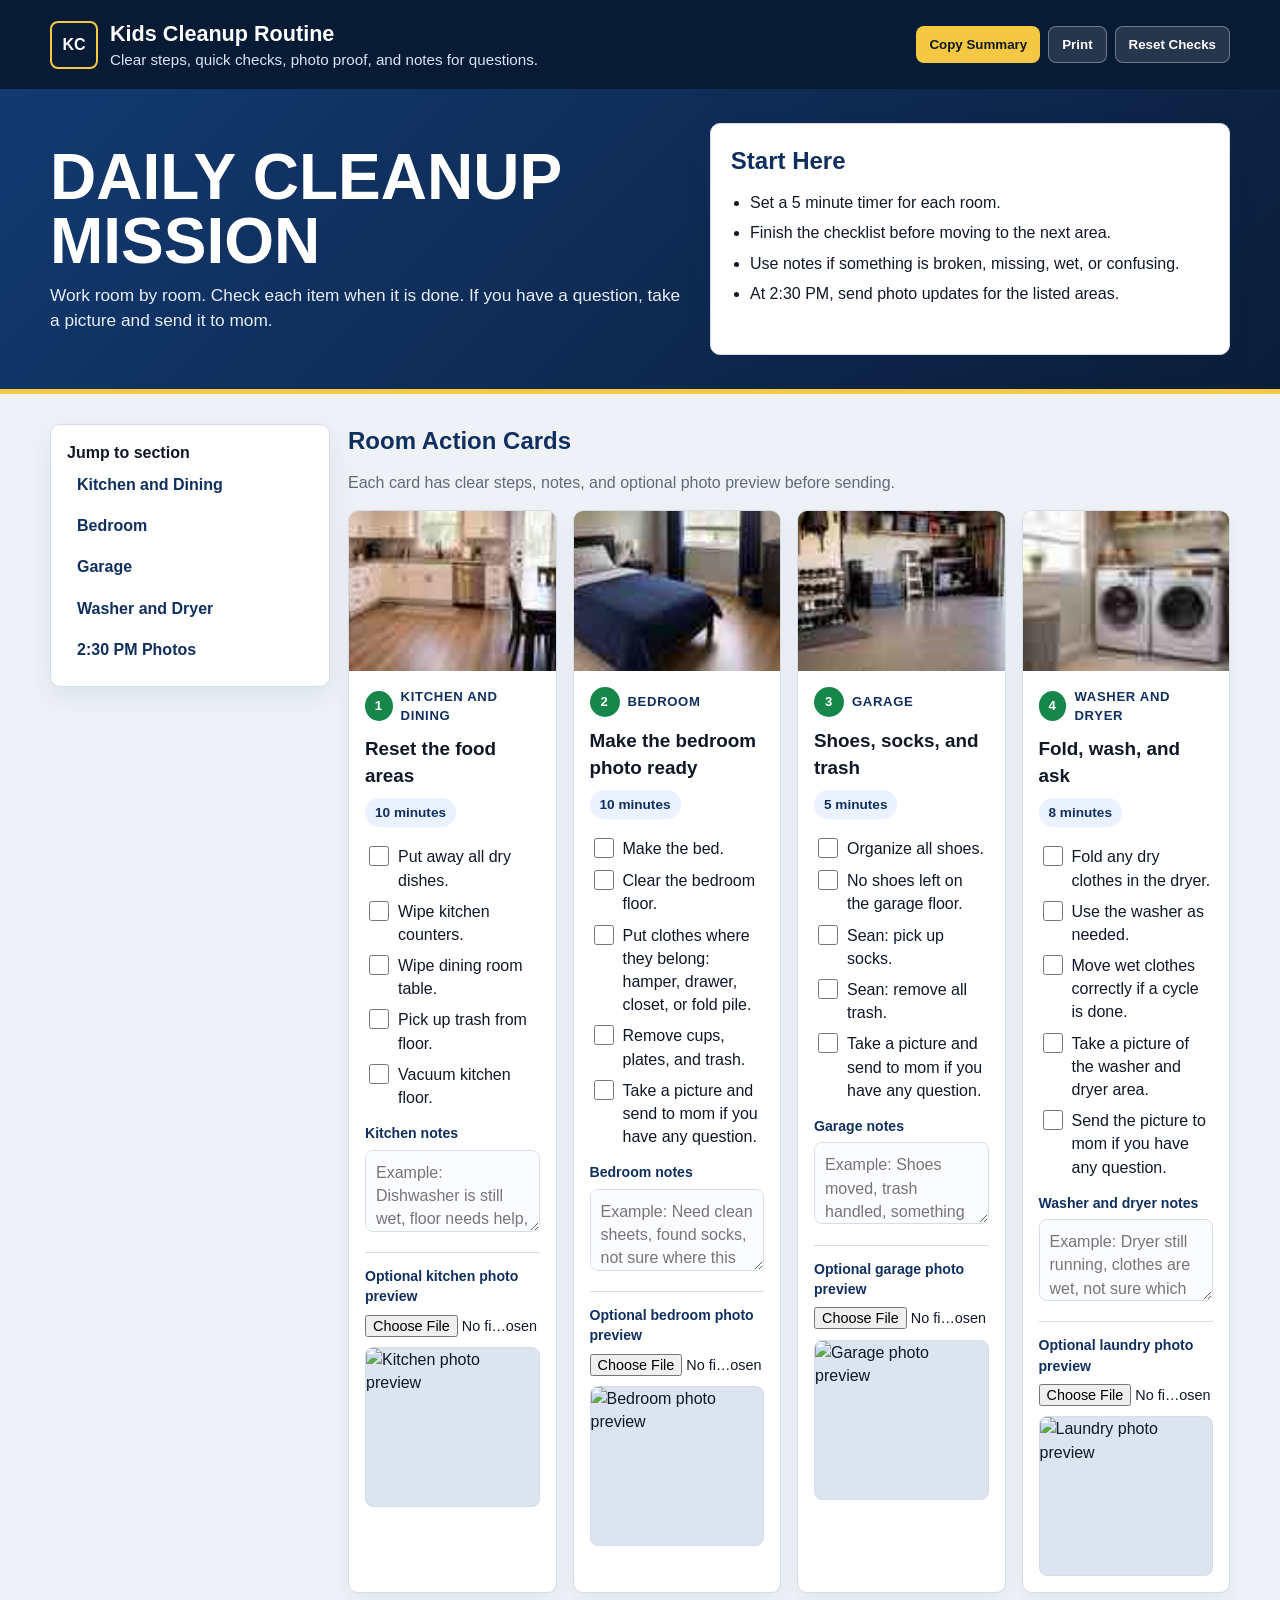
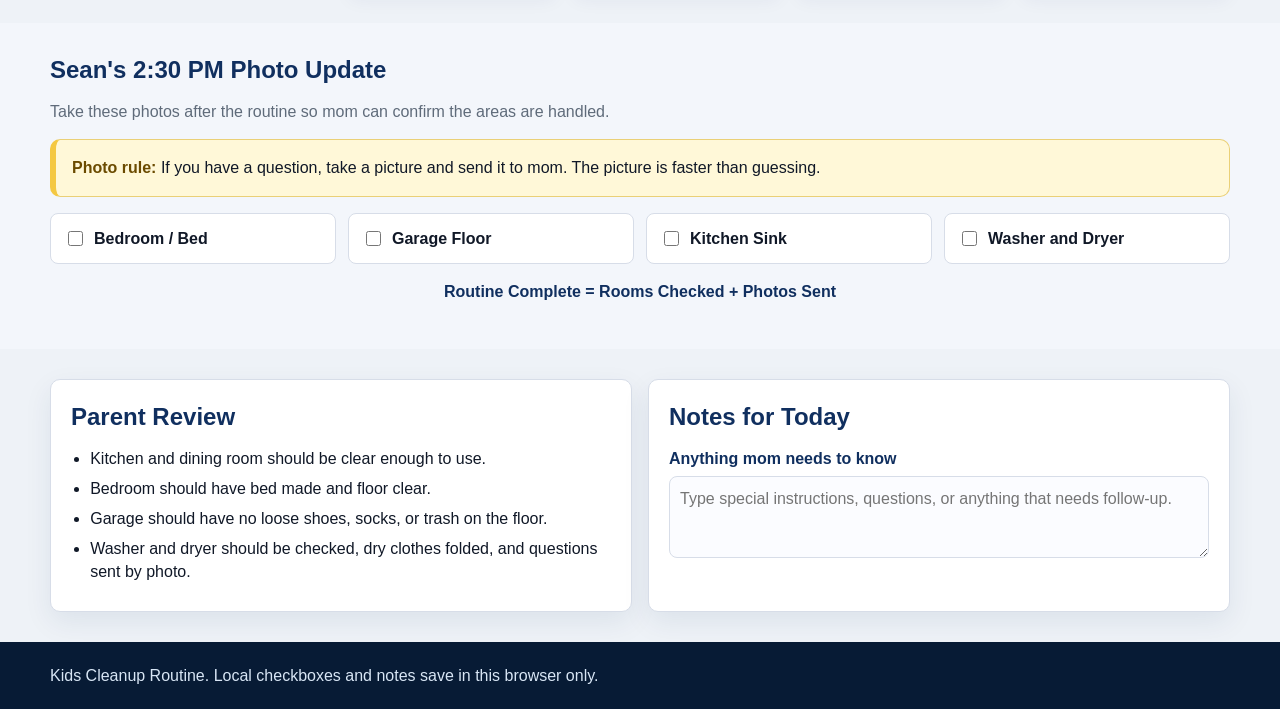
<file: kids-cleanup-routine/index.html>
<!doctype html>
<html lang="en">
<head>
<meta charset="utf-8">
<meta name="viewport" content="width=device-width, initial-scale=1">
<title>Kids Cleanup Routine</title>
<style>
:root{--navy:#102f5f;--blue:#174b86;--gold:#f4c842;--ink:#101827;--muted:#5f6b7a;--line:#d7dde8;--paper:#fffaf0;--soft:#f3f6fb;--green:#17864b;--red:#b42318}*{box-sizing:border-box}body{margin:0;background:#eef2f7;color:var(--ink);font-family:Inter,Arial,system-ui,-apple-system,BlinkMacSystemFont,"Segoe UI",sans-serif;line-height:1.45}a{color:var(--blue)}.wrap{width:min(1180px,calc(100% - 28px));margin:auto}.top{background:#071b35;color:#fff}.top .wrap{display:flex;gap:16px;align-items:center;justify-content:space-between;padding:18px 0}.brand{display:flex;gap:12px;align-items:center}.mark{display:grid;place-items:center;width:48px;height:48px;border:2px solid var(--gold);border-radius:8px;font-weight:900}.brand strong{display:block;font-size:1.35rem}.brand span{display:block;color:#d8e6f5;font-size:.95rem}.tools{display:flex;flex-wrap:wrap;gap:8px}.tools button,.btn{border:0;border-radius:8px;background:var(--gold);color:#111827;font-weight:900;padding:10px 13px;cursor:pointer;text-decoration:none}.tools button.secondary{background:#ffffff1f;color:#fff;border:1px solid #ffffff55}.hero{background:linear-gradient(135deg,#123a71,#0b1d38);color:#fff;border-bottom:5px solid var(--gold)}.hero .wrap{display:grid;grid-template-columns:1.1fr .9fr;gap:24px;align-items:center;padding:34px 0}.hero h1{margin:0 0 10px;font-size:clamp(2rem,5vw,4rem);line-height:1;text-transform:uppercase}.hero p{margin:0;color:#e7eef8;font-size:1.08rem}.panel{background:#fff;border:1px solid var(--line);border-radius:10px;box-shadow:0 10px 28px #102f5f14}.launch{padding:20px;color:var(--ink)}.launch h2,.section h2{margin:0 0 12px;color:var(--navy)}.launch ul,.card ul{margin:0;padding-left:1.2rem}.launch li{margin:7px 0}.section{padding:30px 0}.section.alt{background:var(--soft)}.section-head{display:flex;gap:16px;align-items:end;justify-content:space-between;margin-bottom:16px}.section-head p{margin:0;color:var(--muted)}.grid{display:grid;grid-template-columns:repeat(4,minmax(0,1fr));gap:16px}.grid.two{grid-template-columns:repeat(2,minmax(0,1fr))}.card{overflow:hidden;background:#fff;border:1px solid var(--line);border-radius:10px;box-shadow:0 8px 18px #102f5f0d}.card img{display:block;width:100%;height:160px;object-fit:cover;background:#dbe4ef}.card .body{padding:16px}.kicker{display:inline-flex;align-items:center;gap:8px;color:var(--navy);font-size:.82rem;font-weight:900;text-transform:uppercase;letter-spacing:.05em}.num{display:grid;place-items:center;width:30px;height:30px;border-radius:50%;background:var(--green);color:#fff;font-weight:900}.card h3{margin:10px 0 8px;color:var(--ink);font-size:1.18rem}.time{display:inline-block;margin-bottom:10px;border-radius:999px;background:#eaf2ff;color:var(--navy);font-weight:800;font-size:.85rem;padding:5px 10px}.check{display:grid;grid-template-columns:24px 1fr;gap:9px;align-items:start;margin:8px 0}.check input{width:20px;height:20px;margin-top:1px;accent-color:var(--green)}.notes{margin-top:14px}.notes label{display:block;font-weight:900;color:var(--navy);font-size:.88rem;margin-bottom:6px}.notes textarea{width:100%;min-height:82px;resize:vertical;border:1px solid var(--line);border-radius:8px;padding:10px;font:inherit;background:#fbfcff}.photo{margin-top:14px;border-top:1px solid var(--line);padding-top:13px}.photo label{display:block;font-weight:900;color:var(--navy);font-size:.88rem;margin-bottom:7px}.photo input{width:100%;font-size:.9rem}.preview{display:none;margin-top:10px;width:100%;height:150px;object-fit:cover;border:1px solid var(--line);border-radius:8px}.callout{background:#fff8d8;border:1px solid #ead077;border-left:6px solid var(--gold);border-radius:10px;padding:16px}.callout strong{color:#6b4b00}.routine{display:grid;grid-template-columns:280px 1fr;gap:18px}.sidebar{position:sticky;top:12px;align-self:start;padding:16px}.sidebar a{display:block;padding:9px 10px;border-radius:8px;text-decoration:none;font-weight:800;color:var(--navy)}.sidebar a:hover{background:#eaf2ff}.photo-grid{display:grid;grid-template-columns:repeat(4,minmax(0,1fr));gap:12px}.photo-card{background:#fff;border:1px solid var(--line);border-radius:8px;padding:13px}.photo-card label{display:grid;grid-template-columns:22px 1fr;gap:8px;font-weight:800}.done{margin-top:16px;text-align:center;color:var(--navy);font-weight:900}.status{min-height:22px;color:var(--green);font-weight:800;font-size:.95rem}.footer{background:#071b35;color:#d8e6f5;padding:22px 0}.footer p{margin:0}@media(max-width:980px){.hero .wrap,.routine{grid-template-columns:1fr}.grid{grid-template-columns:repeat(2,minmax(0,1fr))}.photo-grid{grid-template-columns:repeat(2,minmax(0,1fr))}.sidebar{position:static}.top .wrap{align-items:flex-start;flex-direction:column}}@media(max-width:640px){.grid,.grid.two,.photo-grid{grid-template-columns:1fr}.tools{width:100%}.tools button,.btn{width:100%}.card img{height:190px}}
</style>
</head>
<body>
<header class="top">
<div class="wrap">
<div class="brand"><div class="mark">KC</div><div><strong>Kids Cleanup Routine</strong><span>Clear steps, quick checks, photo proof, and notes for questions.</span></div></div>
<div class="tools"><button type="button" onclick="copySummary()">Copy Summary</button><button class="secondary" type="button" onclick="window.print()">Print</button><button class="secondary" type="button" onclick="resetRoutine()">Reset Checks</button></div>
</div>
</header>
<main>
<section class="hero">
<div class="wrap">
<div><h1>Daily Cleanup Mission</h1><p>Work room by room. Check each item when it is done. If you have a question, take a picture and send it to mom.</p></div>
<aside class="panel launch"><h2>Start Here</h2><ul><li>Set a 5 minute timer for each room.</li><li>Finish the checklist before moving to the next area.</li><li>Use notes if something is broken, missing, wet, or confusing.</li><li>At 2:30 PM, send photo updates for the listed areas.</li></ul><p class="status" id="status"></p></aside>
</div>
</section>
<section class="section" id="routine">
<div class="wrap routine">
<nav class="panel sidebar" aria-label="Routine sections"><strong>Jump to section</strong><a href="#kitchen">Kitchen and Dining</a><a href="#bedroom">Bedroom</a><a href="#garage">Garage</a><a href="#laundry">Washer and Dryer</a><a href="#photos">2:30 PM Photos</a></nav>
<div>
<div class="section-head"><div><h2>Room Action Cards</h2><p>Each card has clear steps, notes, and optional photo preview before sending.</p></div></div>
<div class="grid">
<article class="card" id="kitchen"><img src="assets/kitchen-dining-reset.jpg" alt="Clean kitchen and dining room action cue"><div class="body"><span class="kicker"><span class="num">1</span>Kitchen and Dining</span><h3>Reset the food areas</h3><span class="time">10 minutes</span><label class="check"><input type="checkbox" data-task="Kitchen: Put away all dry dishes"><span>Put away all dry dishes.</span></label><label class="check"><input type="checkbox" data-task="Kitchen: Wipe kitchen counters"><span>Wipe kitchen counters.</span></label><label class="check"><input type="checkbox" data-task="Kitchen: Wipe dining room table"><span>Wipe dining room table.</span></label><label class="check"><input type="checkbox" data-task="Kitchen: Pick up trash from floor"><span>Pick up trash from floor.</span></label><label class="check"><input type="checkbox" data-task="Kitchen: Vacuum kitchen floor"><span>Vacuum kitchen floor.</span></label><div class="notes"><label for="notes-kitchen">Kitchen notes</label><textarea id="notes-kitchen" placeholder="Example: Dishwasher is still wet, floor needs help, trash bag is full."></textarea></div><div class="photo"><label for="photo-kitchen">Optional kitchen photo preview</label><input id="photo-kitchen" type="file" accept="image/*" data-photo="preview-kitchen"><img class="preview" id="preview-kitchen" alt="Kitchen photo preview"></div></div></article>
<article class="card" id="bedroom"><img src="assets/bedroom-bed-check.jpg" alt="Bedroom bed cleanup action cue"><div class="body"><span class="kicker"><span class="num">2</span>Bedroom</span><h3>Make the bedroom photo ready</h3><span class="time">10 minutes</span><label class="check"><input type="checkbox" data-task="Bedroom: Make the bed"><span>Make the bed.</span></label><label class="check"><input type="checkbox" data-task="Bedroom: Clear bedroom floor"><span>Clear the bedroom floor.</span></label><label class="check"><input type="checkbox" data-task="Bedroom: Put clothes where they belong"><span>Put clothes where they belong: hamper, drawer, closet, or fold pile.</span></label><label class="check"><input type="checkbox" data-task="Bedroom: Remove cups, plates, and trash"><span>Remove cups, plates, and trash.</span></label><label class="check"><input type="checkbox" data-task="Bedroom: Take picture if there is a question"><span>Take a picture and send to mom if you have any question.</span></label><div class="notes"><label for="notes-bedroom">Bedroom notes</label><textarea id="notes-bedroom" placeholder="Example: Need clean sheets, found socks, not sure where this item goes."></textarea></div><div class="photo"><label for="photo-bedroom">Optional bedroom photo preview</label><input id="photo-bedroom" type="file" accept="image/*" data-photo="preview-bedroom"><img class="preview" id="preview-bedroom" alt="Bedroom photo preview"></div></div></article>
<article class="card" id="garage"><img src="assets/garage-reset.jpg" alt="Garage shoe floor cleanup action cue"><div class="body"><span class="kicker"><span class="num">3</span>Garage</span><h3>Shoes, socks, and trash</h3><span class="time">5 minutes</span><label class="check"><input type="checkbox" data-task="Garage: Organize all shoes"><span>Organize all shoes.</span></label><label class="check"><input type="checkbox" data-task="Garage: No shoes left on garage floor"><span>No shoes left on the garage floor.</span></label><label class="check"><input type="checkbox" data-task="Garage: Sean pick up socks"><span>Sean: pick up socks.</span></label><label class="check"><input type="checkbox" data-task="Garage: Sean remove all trash"><span>Sean: remove all trash.</span></label><label class="check"><input type="checkbox" data-task="Garage: Take picture if there is a question"><span>Take a picture and send to mom if you have any question.</span></label><div class="notes"><label for="notes-garage">Garage notes</label><textarea id="notes-garage" placeholder="Example: Shoes moved, trash handled, something needs a home."></textarea></div><div class="photo"><label for="photo-garage">Optional garage photo preview</label><input id="photo-garage" type="file" accept="image/*" data-photo="preview-garage"><img class="preview" id="preview-garage" alt="Garage photo preview"></div></div></article>
<article class="card" id="laundry"><img src="assets/laundry-check.jpg" alt="Washer and dryer cleanup action cue"><div class="body"><span class="kicker"><span class="num">4</span>Washer and Dryer</span><h3>Fold, wash, and ask</h3><span class="time">8 minutes</span><label class="check"><input type="checkbox" data-task="Laundry: Fold dry clothes in dryer"><span>Fold any dry clothes in the dryer.</span></label><label class="check"><input type="checkbox" data-task="Laundry: Use washer as needed"><span>Use the washer as needed.</span></label><label class="check"><input type="checkbox" data-task="Laundry: Move wet clothes correctly"><span>Move wet clothes correctly if a cycle is done.</span></label><label class="check"><input type="checkbox" data-task="Laundry: Take washer and dryer picture"><span>Take a picture of the washer and dryer area.</span></label><label class="check"><input type="checkbox" data-task="Laundry: Send picture to mom if question"><span>Send the picture to mom if you have any question.</span></label><div class="notes"><label for="notes-laundry">Washer and dryer notes</label><textarea id="notes-laundry" placeholder="Example: Dryer still running, clothes are wet, not sure which setting to use."></textarea></div><div class="photo"><label for="photo-laundry">Optional laundry photo preview</label><input id="photo-laundry" type="file" accept="image/*" data-photo="preview-laundry"><img class="preview" id="preview-laundry" alt="Laundry photo preview"></div></div></article>
</div>
</div>
</div>
</section>
<section class="section alt" id="photos">
<div class="wrap"><div class="section-head"><div><h2>Sean's 2:30 PM Photo Update</h2><p>Take these photos after the routine so mom can confirm the areas are handled.</p></div></div><div class="callout"><strong>Photo rule:</strong> If you have a question, take a picture and send it to mom. The picture is faster than guessing.</div><div class="photo-grid" style="margin-top:16px"><div class="photo-card"><label><input type="checkbox" data-task="Photo update: Bedroom and bed"><span>Bedroom / Bed</span></label></div><div class="photo-card"><label><input type="checkbox" data-task="Photo update: Garage floor"><span>Garage Floor</span></label></div><div class="photo-card"><label><input type="checkbox" data-task="Photo update: Kitchen sink"><span>Kitchen Sink</span></label></div><div class="photo-card"><label><input type="checkbox" data-task="Photo update: Washer and dryer"><span>Washer and Dryer</span></label></div></div><p class="done">Routine Complete = Rooms Checked + Photos Sent</p></div>
</section>
<section class="section">
<div class="wrap grid two">
<div class="panel launch"><h2>Parent Review</h2><ul><li>Kitchen and dining room should be clear enough to use.</li><li>Bedroom should have bed made and floor clear.</li><li>Garage should have no loose shoes, socks, or trash on the floor.</li><li>Washer and dryer should be checked, dry clothes folded, and questions sent by photo.</li></ul></div>
<div class="panel launch"><h2>Notes for Today</h2><label class="notes"><span style="display:block;font-weight:900;color:var(--navy);margin-bottom:6px">Anything mom needs to know</span><textarea id="notes-today" placeholder="Type special instructions, questions, or anything that needs follow-up."></textarea></label></div>
</div>
</section>
</main>
<footer class="footer"><div class="wrap"><p>Kids Cleanup Routine. Local checkboxes and notes save in this browser only.</p></div></footer>
<script>
const store='kids-cleanup-routine-v1:';
function fieldId(el,i){if(!el.id)el.id='field-'+i;return el.id}
document.querySelectorAll('input[type="checkbox"],textarea').forEach((el,i)=>{const id=fieldId(el,i);const saved=localStorage.getItem(store+id);if(saved!==null){if(el.type==='checkbox')el.checked=saved==='1';else el.value=saved}el.addEventListener('change',()=>save(el,id));el.addEventListener('input',()=>save(el,id))});
function save(el,id){localStorage.setItem(store+id,el.type==='checkbox'?(el.checked?'1':'0'):el.value)}
document.querySelectorAll('input[type="file"][data-photo]').forEach(input=>{input.addEventListener('change',()=>{const img=document.getElementById(input.dataset.photo);const file=input.files&&input.files[0];if(!file||!img)return;const reader=new FileReader();reader.onload=e=>{img.src=e.target.result;img.style.display='block'};reader.readAsDataURL(file)})});
function copySummary(){const checks=[...document.querySelectorAll('input[type="checkbox"]')];const done=checks.filter(c=>c.checked).length;const lines=['Kids Cleanup Routine Summary',done+' of '+checks.length+' items checked',''];checks.forEach(c=>lines.push((c.checked?'[x] ':'[ ] ')+(c.dataset.task||'Task')));document.querySelectorAll('textarea').forEach(t=>{if(t.value.trim())lines.push('',t.previousElementSibling?.textContent||'Notes',t.value.trim())});navigator.clipboard.writeText(lines.join('\n')).then(()=>setStatus('Summary copied.')).catch(()=>setStatus('Copy failed. Select and copy manually.'))}
function resetRoutine(){document.querySelectorAll('input[type="checkbox"]').forEach(c=>{c.checked=false;save(c,c.id)});setStatus('Checks reset. Notes were kept.')}function setStatus(text){const s=document.getElementById('status');s.textContent=text;setTimeout(()=>s.textContent='',3500)}
</script>
</body>
</html>
</file>
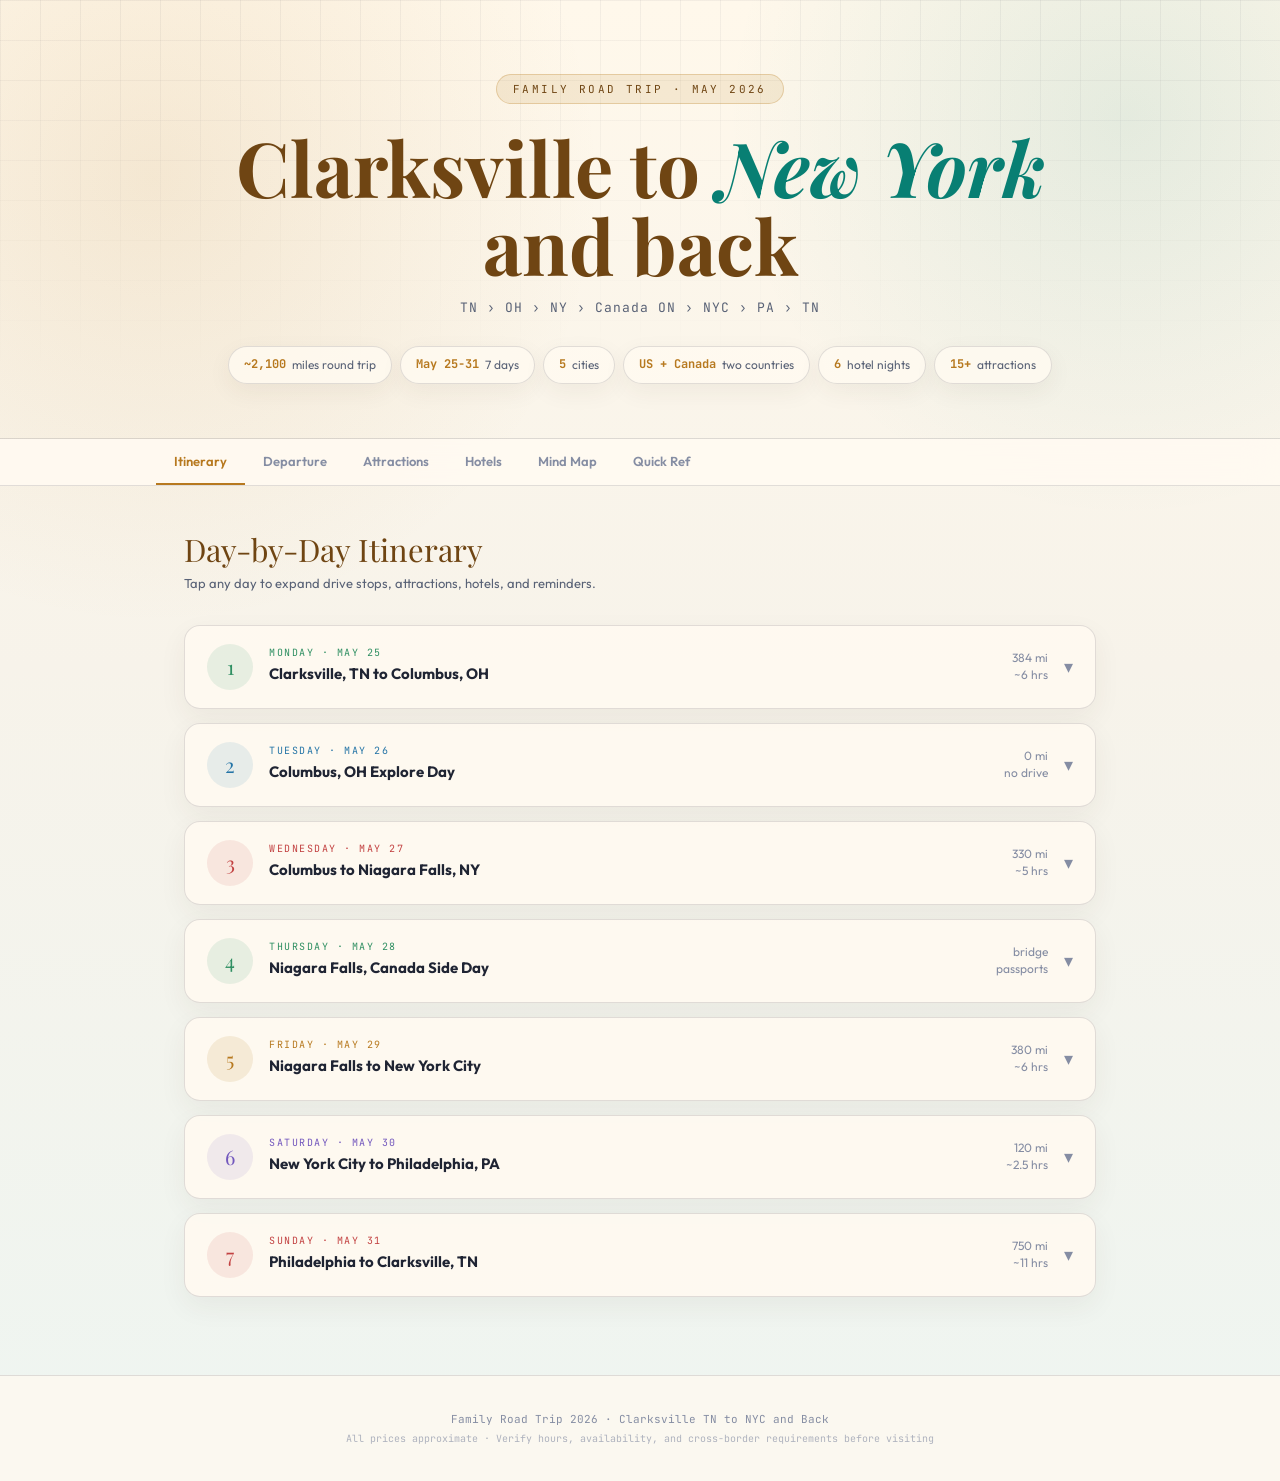
<file: family-road-trip-2026.html>
<!DOCTYPE html>
<html lang="en">
<head>
<meta charset="UTF-8">
<meta name="viewport" content="width=device-width, initial-scale=1.0">
<title>Family Road Trip 2026 — Clarksville to NYC & Back</title>
<link rel="preconnect" href="https://fonts.googleapis.com">
<link rel="preconnect" href="https://fonts.gstatic.com" crossorigin>
<link href="https://fonts.googleapis.com/css2?family=Playfair+Display:ital,wght@0,400;0,700;1,400&family=Outfit:wght@300;400;500;600;700&family=JetBrains+Mono:wght@400;500&display=swap" rel="stylesheet">
<style>
:root{--page:#f7f3ea;--paper:#fffaf1;--card:#fffdf7;--soft:#f0eadc;--ink:#1f2433;--ink2:#596276;--ink3:#858da3;--line:rgba(42,48,67,.14);--line2:rgba(42,48,67,.24);--amber:#b7791f;--amber2:#6f4513;--amberWash:rgba(183,121,31,.12);--teal:#087f73;--tealWash:rgba(8,127,115,.1);--blue:#2474a6;--blueWash:rgba(36,116,166,.1);--green:#2f8f62;--greenWash:rgba(47,143,98,.11);--red:#c24141;--redWash:rgba(194,65,65,.1);--purple:#7257bd;--purpleWash:rgba(114,87,189,.1);--serif:'Playfair Display',Georgia,serif;--sans:'Outfit',system-ui,sans-serif;--mono:'JetBrains Mono',monospace}*{box-sizing:border-box;margin:0;padding:0}html{scroll-behavior:smooth}body{font-family:var(--sans);color:var(--ink);background:radial-gradient(circle at 12% 12%,rgba(183,121,31,.12),transparent 28rem),radial-gradient(circle at 88% 8%,rgba(8,127,115,.1),transparent 25rem),linear-gradient(180deg,#fff8eb 0%,var(--page) 45%,#eef5f1 100%);font-size:15px;line-height:1.65;min-height:100vh}a{color:var(--teal)}.hero{position:relative;overflow:hidden;text-align:center;padding:74px 24px 54px;border-bottom:1px solid var(--line)}.hero:before{content:"";position:absolute;inset:0;background-image:linear-gradient(rgba(42,48,67,.055) 1px,transparent 1px),linear-gradient(90deg,rgba(42,48,67,.055) 1px,transparent 1px);background-size:40px 40px;mask-image:linear-gradient(to bottom,#000,transparent 85%)}.hero-content{position:relative;z-index:1;max-width:980px;margin:auto}.hero-label{display:inline-flex;margin-bottom:24px;padding:7px 16px;border:1px solid rgba(183,121,31,.28);border-radius:999px;background:var(--amberWash);color:var(--amber2);font:11px var(--mono);letter-spacing:2.4px;text-transform:uppercase}.hero h1{font-family:var(--serif);font-size:clamp(40px,7vw,76px);line-height:1.03;color:var(--amber2);margin-bottom:12px}.hero h1 em{color:var(--teal);font-style:italic}.hero-route{font-family:var(--mono);font-size:13px;letter-spacing:1px;color:var(--ink2);margin-bottom:28px}.hero-chips{display:flex;flex-wrap:wrap;justify-content:center;gap:8px}.chip{display:flex;gap:6px;align-items:center;padding:8px 15px;border:1px solid var(--line);border-radius:999px;background:rgba(255,250,241,.82);color:var(--ink2);box-shadow:0 8px 24px rgba(66,54,33,.06);font-size:12px}.chip b{color:var(--amber);font-family:var(--mono)}.nav-wrap{position:sticky;top:0;z-index:10;background:rgba(255,250,241,.92);border-bottom:1px solid var(--line);backdrop-filter:blur(16px)}.nav{display:flex;max-width:1000px;margin:auto;padding:0 16px;overflow-x:auto;scrollbar-width:none}.nav::-webkit-scrollbar{display:none}.nav-btn{flex:0 0 auto;padding:14px 18px;border:0;border-bottom:2px solid transparent;background:none;color:var(--ink3);cursor:pointer;font:600 13px var(--sans);white-space:nowrap}.nav-btn.on{color:var(--amber);border-bottom-color:var(--amber)}.section{display:none;max-width:960px;margin:auto;padding:46px 24px 64px}.section.on{display:block;animation:rise .25s ease}@keyframes rise{from{opacity:0;transform:translateY(10px)}to{opacity:1;transform:none}}.s-head{margin-bottom:30px}.s-title{font:31px/1.15 var(--serif);color:var(--amber2);margin-bottom:6px}.s-sub{color:var(--ink2);font-size:13px}.card,.day-card,.city-card,.hcard,.qr-box,.stat-box,.mm-wrap{border:1px solid var(--line);background:rgba(255,250,241,.88);box-shadow:0 10px 28px rgba(66,54,33,.06);border-radius:16px}.day-card{margin-bottom:14px;overflow:hidden}.day-hdr{display:flex;gap:16px;align-items:center;padding:18px 22px;cursor:pointer}.day-num{display:grid;place-items:center;width:46px;height:46px;border-radius:50%;font:20px var(--serif);flex:0 0 auto}.day-meta{flex:1;min-width:0}.day-date{font:10px var(--mono);letter-spacing:1.5px;text-transform:uppercase;margin-bottom:3px}.day-title{font-size:15px;font-weight:700;white-space:nowrap;overflow:hidden;text-overflow:ellipsis}.day-dist{color:var(--ink3);font-size:12px;text-align:right;line-height:1.4}.day-arrow{color:var(--ink3);font-size:18px;transition:.25s}.day-arrow.open{transform:rotate(180deg)}.day-body{display:none;border-top:1px solid var(--line);padding:20px 22px}.day-body.open{display:block}.blk-label{display:flex;align-items:center;gap:8px;margin:20px 0 12px;color:var(--ink3);font:10px var(--mono);letter-spacing:2px;text-transform:uppercase}.blk-label:first-child{margin-top:0}.blk-label:after{content:"";flex:1;height:1px;background:var(--line)}.attr{display:flex;gap:12px;margin-bottom:8px;padding:12px 14px;border:1px solid var(--line);border-radius:10px;background:var(--card)}.attr-ico{display:grid;place-items:center;width:34px;height:34px;border-radius:8px;flex:0 0 auto}.attr-name{display:flex;flex-wrap:wrap;gap:6px;align-items:center;color:var(--ink);font-size:13px;font-weight:700}.attr-loc{color:var(--ink3);font-size:11px}.attr-desc{color:var(--ink2);font-size:12px;line-height:1.55;margin:4px 0 6px}.tag{font:10px var(--mono);border-radius:5px;padding:2px 8px}.tag-price{background:var(--greenWash);color:var(--green)}.tag-free{background:var(--tealWash);color:var(--teal)}.tag-warn{background:var(--amberWash);color:var(--amber)}.hotel{margin-bottom:8px;padding:14px 16px;border:1px solid rgba(183,121,31,.24);border-radius:10px;background:var(--card)}.hotel.star{border-color:rgba(183,121,31,.42)}.hotel-star-badge,.hc-star{display:inline-block;margin-bottom:8px;padding:2px 8px;border-radius:5px;background:var(--amberWash);color:var(--amber);font:10px var(--mono)}.hotel-name,.hc-name{color:var(--amber2);font-weight:700;margin-bottom:6px}.hotel-desc,.hc-desc{color:var(--ink2);font-size:12px;line-height:1.55}.badges{display:flex;flex-wrap:wrap;gap:6px}.badge{padding:3px 9px;border-radius:5px;background:var(--amberWash);color:var(--amber);font:10px var(--mono)}.badge.g{background:var(--greenWash);color:var(--green)}.badge.b{background:var(--blueWash);color:var(--blue)}.notice{margin-bottom:16px;padding:11px 15px;border-radius:10px;font-size:12px}.notice.amber{border:1px solid rgba(183,121,31,.22);background:rgba(183,121,31,.09);color:#8a5a19}.notice.sky{border:1px solid rgba(36,116,166,.18);background:rgba(36,116,166,.09);color:#255f87}.grid{display:grid;gap:16px}.dep-cards{grid-template-columns:1fr 1fr;margin-bottom:28px}.dep-card{padding:22px;text-align:center}.dep-card.go{background:var(--greenWash);border-color:rgba(47,143,98,.24)}.dep-card.cut{background:rgba(183,121,31,.08);border-color:rgba(183,121,31,.24)}.dep-label{font:10px var(--mono);letter-spacing:2px;text-transform:uppercase;margin-bottom:10px}.dep-time{font:44px var(--serif);margin-bottom:4px}.go .dep-label,.go .dep-time{color:var(--green)}.cut .dep-label,.cut .dep-time{color:var(--amber)}.dep-note{color:var(--ink2);font-size:12px}.stats3,.qr-grid{grid-template-columns:repeat(auto-fit,minmax(170px,1fr));margin-bottom:28px}.stat-box,.qr-box{padding:16px;text-align:center}.stat-v,.qr-val{font:500 22px var(--mono);color:var(--amber)}.stat-l,.qr-sub{font-size:12px;color:var(--ink2)}.tl{position:relative;padding-left:34px}.tl:before{content:"";position:absolute;left:10px;top:8px;bottom:8px;width:1px;background:var(--line2)}.tl-item{position:relative;margin-bottom:22px}.tl-dot{position:absolute;left:-28px;top:4px;width:13px;height:13px;border-radius:50%;background:var(--amber)}.tl-dot.s{background:var(--green)}.tl-dot.e{background:var(--teal)}.tl-t{font-weight:700;margin-bottom:4px}.tl-d{color:var(--ink2);font-size:13px}.city-grid,.hotels-grid{display:grid;grid-template-columns:repeat(auto-fit,minmax(250px,1fr));gap:18px}.city-card{overflow:hidden}.city-map{min-height:176px;padding:22px;background:linear-gradient(135deg,rgba(255,250,241,.7),rgba(238,245,241,.7))}.mini-map{display:grid;grid-template-columns:1fr 1fr;gap:10px}.mini-point{min-height:58px;padding:10px;border:1px solid var(--line);border-radius:10px;background:rgba(255,255,255,.62)}.mini-point b{display:block;font-size:18px}.mini-point span{font-size:11px;color:var(--ink2);font-weight:600}.city-info,.hcard{padding:18px}.city-name{font:20px var(--serif);color:var(--amber2)}.city-days,.hc-loc,.qr-lbl{font:10px var(--mono);letter-spacing:1.5px;text-transform:uppercase;color:var(--ink3);margin-bottom:10px}.city-tags{display:flex;flex-wrap:wrap;gap:5px}.city-tag{font:10px var(--mono);border-radius:999px;padding:3px 9px}.hc-name{font:19px var(--serif)}.mm-wrap{overflow-x:auto;padding:18px}.mindmap{min-width:760px;display:grid;grid-template-columns:repeat(3,1fr);gap:14px}.mind-node{border:1px solid var(--line);border-radius:14px;background:rgba(255,255,255,.54);padding:16px}.mind-node.center{text-align:center;background:var(--amberWash);border-color:rgba(183,121,31,.36)}.mind-node h3{font:18px var(--serif);color:var(--amber2)}.mind-node p,.mind-node li{color:var(--ink2);font-size:12px}.mind-node ul{margin-top:8px;padding-left:18px}.book-list{display:flex;flex-direction:column;gap:8px;margin-bottom:28px}.checklist{display:grid;grid-template-columns:1fr 1fr;gap:8px}.check-item{border:1px solid rgba(36,116,166,.14);border-radius:10px;background:rgba(36,116,166,.08);color:#255f87;padding:10px 14px;font-size:12px}footer{border-top:1px solid var(--line);background:rgba(255,250,241,.75);color:var(--ink3);padding:36px 24px;text-align:center;font:11px var(--mono)}@media(max-width:640px){.day-hdr{align-items:flex-start;padding:16px}.day-title{white-space:normal}.day-dist{display:none}.dep-cards,.checklist{grid-template-columns:1fr}}
</style>
</head>
<body>
<header class="hero"><div class="hero-content"><div class="hero-label">Family Road Trip · May 2026</div><h1>Clarksville to <em>New York</em><br>and back</h1><p class="hero-route">TN › OH › NY › Canada ON › NYC › PA › TN</p><div class="hero-chips"><div class="chip"><b>~2,100</b> miles round trip</div><div class="chip"><b>May 25-31</b> 7 days</div><div class="chip"><b>5</b> cities</div><div class="chip"><b>US + Canada</b> two countries</div><div class="chip"><b>6</b> hotel nights</div><div class="chip"><b>15+</b> attractions</div></div></div></header>
<div class="nav-wrap"><nav class="nav" aria-label="Trip sections"><button class="nav-btn on" onclick="go('itinerary',this)">Itinerary</button><button class="nav-btn" onclick="go('departure',this)">Departure</button><button class="nav-btn" onclick="go('attractions',this)">Attractions</button><button class="nav-btn" onclick="go('hotels',this)">Hotels</button><button class="nav-btn" onclick="go('mindmap',this)">Mind Map</button><button class="nav-btn" onclick="go('quickref',this)">Quick Ref</button></nav></div>
<section id="itinerary" class="section on"><div class="s-head"><h2 class="s-title">Day-by-Day Itinerary</h2><p class="s-sub">Tap any day to expand drive stops, attractions, hotels, and reminders.</p></div>
<div id="days"></div></section>
<section id="departure" class="section"><div class="s-head"><h2 class="s-title">Monday Departure Plan</h2><p class="s-sub">Day 1 · Clarksville to Columbus · 384 miles · arrive before 5 PM.</p></div><div class="grid dep-cards"><div class="dep-card card go"><div class="dep-label">Recommended Leave Time</div><div class="dep-time">8:00 AM</div><div class="dep-note">Arrive Columbus around 3:30 PM with buffer.</div></div><div class="dep-card card cut"><div class="dep-label">Latest Safe Departure</div><div class="dep-time">9:30 AM</div><div class="dep-note">Arrive around 5 PM with little delay room.</div></div></div><div class="grid stats3"><div class="stat-box"><div class="stat-v">384 mi</div><div class="stat-l">Total distance</div></div><div class="stat-box"><div class="stat-v">6h 3m</div><div class="stat-l">Drive time</div></div><div class="stat-box"><div class="stat-v">~7.5 hrs</div><div class="stat-l">With stops</div></div></div><h3 style="font-family:var(--serif);font-size:20px;color:var(--amber2);margin-bottom:18px">Drive Timeline</h3><div class="tl"><div class="tl-item"><div class="tl-dot s"></div><div class="tl-t">8:00 AM — Depart Clarksville</div><div class="tl-d">I-24 E to Nashville, then I-65 N. Load the car Sunday night.</div></div><div class="tl-item"><div class="tl-dot"></div><div class="tl-t">~10:30 AM — Bowling Green rest stop</div><div class="tl-d">Bathroom and stretch break.</div></div><div class="tl-item"><div class="tl-dot"></div><div class="tl-t">~12:00 PM — Louisville lunch</div><div class="tl-d">Fuel and food near the interstate.</div></div><div class="tl-item"><div class="tl-dot e"></div><div class="tl-t">~3:30 PM — Arrive Columbus</div><div class="tl-d">Check in, early dinner, and rest for zoo day.</div></div></div></section>
<section id="attractions" class="section"><div class="s-head"><h2 class="s-title">Attraction Areas by City</h2><p class="s-sub">Compact visual maps of each city’s attraction zone.</p></div><div class="city-grid" id="cities"></div></section>
<section id="hotels" class="section"><div class="s-head"><h2 class="s-title">Hotel Recommendations</h2><p class="s-sub">Optimized for Amex Platinum, Marriott Bonvoy points, and family-friendly rooms.</p></div><div class="notice amber">Book through amextravel.com when FHR or Hotel Collection benefits beat the direct rate.</div><div class="hotels-grid" id="hotelGrid"></div></section>
<section id="mindmap" class="section"><div class="s-head"><h2 class="s-title">Trip Mind Map</h2><p class="s-sub">The full route at a glance.</p></div><div class="mm-wrap"><div class="mindmap"><div class="mind-node"><h3>Clarksville</h3><p>Start Monday, May 25.</p><ul><li>8 AM departure</li><li>384 miles</li></ul></div><div class="mind-node"><h3>Columbus</h3><p>Days 1-2.</p><ul><li>Zoo</li><li>North Market</li><li>COSI</li></ul></div><div class="mind-node"><h3>Niagara</h3><p>Days 3-4.</p><ul><li>Passports</li><li>City Cruises</li><li>Journey Behind Falls</li></ul></div><div class="mind-node"><h3>Home</h3><p>Sunday, May 31.</p><ul><li>7 AM Philly departure</li><li>~750 miles</li></ul></div><div class="mind-node center"><h3>Family Road Trip</h3><p>May 25-31, 2026<br>~2,100 miles · US + Canada</p></div><div class="mind-node"><h3>New York City</h3><p>Day 5.</p><ul><li>Top of the Rock</li><li>Broadway TKTS</li><li>Grand Central</li></ul></div><div class="mind-node"><h3>Logistics</h3><p>Book ahead.</p><ul><li>Hotels via Amex</li><li>Offline maps</li><li>Rental SUV</li></ul></div><div class="mind-node"><h3>Philadelphia</h3><p>Day 6.</p><ul><li>Liberty Bell</li><li>Independence Hall</li><li>Reading Terminal</li></ul></div><div class="mind-node"><h3>Book Now</h3><p>Timed entries.</p><ul><li>Independence Hall</li><li>Hornblower</li><li>Top of the Rock</li></ul></div></div></div></section>
<section id="quickref" class="section"><div class="s-head"><h2 class="s-title">Quick Reference</h2><p class="s-sub">Dates, distances, book-now links, and the pre-trip checklist.</p></div><div class="grid qr-grid"><div class="qr-box"><div class="qr-lbl">Departure</div><div class="qr-val">8:00 AM</div><div class="qr-sub">Mon May 25</div></div><div class="qr-box"><div class="qr-lbl">Return</div><div class="qr-val">May 31</div><div class="qr-sub">Sunday evening</div></div><div class="qr-box"><div class="qr-lbl">Miles</div><div class="qr-val">~2,100</div><div class="qr-sub">Round trip</div></div><div class="qr-box"><div class="qr-lbl">Countries</div><div class="qr-val">US + CA</div><div class="qr-sub">Rainbow Bridge</div></div></div><h3 style="font-family:var(--serif);font-size:20px;color:var(--amber2);margin-bottom:16px">Book These Now</h3><div class="book-list"><div class="attr"><div class="attr-ico" style="background:var(--redWash)">⚠️</div><div><div class="attr-name">Independence Hall Timed Tickets</div><div class="attr-desc">Free, but timed entry sells out.</div><a href="https://www.recreation.gov/ticket/facility/10086388" target="_blank">recreation.gov</a></div></div><div class="attr"><div class="attr-ico" style="background:var(--tealWash)">⛵</div><div><div class="attr-name">Niagara City Cruises</div><div class="attr-desc">Book a morning slot.</div><a href="https://www.niagaraparks.com/visit/attractions/hornblower-niagara-cruises/" target="_blank">niagaraparks.com</a></div></div><div class="attr"><div class="attr-ico" style="background:var(--blueWash)">🏢</div><div><div class="attr-name">Top of the Rock</div><div class="attr-desc">Sunset slots disappear first.</div><a href="https://www.rockefellercenter.com/attractions/top-of-the-rock-observation-deck/" target="_blank">rockefellercenter.com</a></div></div></div><h3 style="font-family:var(--serif);font-size:20px;color:var(--amber2);margin-bottom:16px">Pre-Trip Checklist</h3><div class="checklist"><div class="check-item">✓ Check passports for Canada.</div><div class="check-item">✓ Book hotels and add loyalty numbers.</div><div class="check-item">✓ Reserve rental SUV and check Amex offers.</div><div class="check-item">✓ Download offline maps.</div><div class="check-item">✓ Book timed attractions.</div><div class="check-item">✓ Pack car Sunday night.</div></div></section>
<footer><p>Family Road Trip 2026 · Clarksville TN to NYC and Back</p><p style="margin-top:6px;opacity:.65;font-size:10px">All prices approximate · Verify hours, availability, and cross-border requirements before visiting</p></footer>
<script>
const dayData=[['1','Monday · May 25','Clarksville, TN to Columbus, OH','384 mi','~6 hrs','green','Depart by 8:00 AM. Latest safe departure is 9:30 AM. Load the car Sunday night.',['Nashville / Goodlettsville fuel stop','Bowling Green, KY rest stop','Louisville lunch','Cincinnati quick stop'],'Marriott Columbus University Area'],['2','Tuesday · May 26','Columbus, OH Explore Day','0 mi','no drive','blue','Zoo day plus an easy city evening.',['Columbus Zoo and Aquarium','North Market','Short North Arts District','COSI Science Center'],'Marriott Columbus University Area'],['3','Wednesday · May 27','Columbus to Niagara Falls, NY','330 mi','~5 hrs','red','Drive through Cleveland and Erie, then catch the evening falls illumination.',['Sheetz near Cleveland','Erie, PA service plaza','Niagara Falls Illumination'],'Sheraton at The Falls'],['4','Thursday · May 28','Niagara Falls, Canada Side Day','bridge','passports','green','Passports required. Consider Niagara Adventure Pass if doing several attractions.',['Niagara City Cruises','Journey Behind the Falls','Clifton Hill','Skylon Tower'],'Marriott on the Falls'],['5','Friday · May 29','Niagara Falls to New York City','380 mi','~6 hrs','amber','Arrive Midtown and keep attractions walkable near Times Square.',['Top of the Rock','TKTS Booth','Madame Tussauds','Grand Central Terminal'],'New York Marriott Marquis'],['6','Saturday · May 30','New York City to Philadelphia, PA','120 mi','~2.5 hrs','purple','Mostly free historic attractions. Book Independence Hall timed tickets.',['Liberty Bell','Independence Hall','Reading Terminal Market','Rocky Steps'],'Philadelphia Marriott Downtown'],['7','Sunday · May 31','Philadelphia to Clarksville, TN','750 mi','~11 hrs','red','Depart 7:00 AM. Longest drive day, with a bigger stop around Wytheville, VA.',['Maryland House Travel Plaza','Pilot Flying J — Wytheville','Cookeville Welcome Center'],'Home arrival 6-7 PM']];
const colors={green:['var(--greenWash)','var(--green)'],blue:['var(--blueWash)','var(--blue)'],red:['var(--redWash)','var(--red)'],amber:['var(--amberWash)','var(--amber)'],purple:['var(--purpleWash)','var(--purple)']};
days.innerHTML=dayData.map(d=>{const c=colors[d[5]];return `<article class="day-card"><div class="day-hdr" onclick="tog('d${d[0]}')"><div class="day-num" style="background:${c[0]};color:${c[1]}">${d[0]}</div><div class="day-meta"><div class="day-date" style="color:${c[1]}">${d[1]}</div><div class="day-title">${d[2]}</div></div><div class="day-dist">${d[3]}<br>${d[4]}</div><div class="day-arrow" id="arr-d${d[0]}">▾</div></div><div class="day-body" id="d${d[0]}"><div class="notice ${d[5]==='amber'?'amber':'sky'}">${d[6]}</div><div class="blk-label">Stops and attractions</div>${d[7].map(x=>`<div class="attr"><div class="attr-ico" style="background:${c[0]}">•</div><div><div class="attr-name">${x}</div><div class="attr-desc">Family-friendly, route-conscious stop for this leg of the trip.</div></div></div>`).join('')}<div class="blk-label">Hotel</div><div class="hotel star"><div class="hotel-star-badge">Recommended</div><div class="hotel-name">${d[8]}</div><div class="hotel-desc">Good fit for this night’s route and family logistics.</div></div></div></article>`}).join('');
const cityData=[['Columbus','DAY 2','🦁 Zoo|🛒 North Market|🎨 Short North|🔬 COSI'],['Niagara Falls','DAY 4 · PASSPORTS','⛵ Cruises|🕳 Behind Falls|🎡 Clifton Hill|🔭 Skylon'],['New York City','DAY 5','🏢 Top of Rock|🎭 TKTS|⭐ Tussauds|🚉 Grand Central'],['Philadelphia','DAY 6','🔔 Liberty Bell|🏛 Independence Hall|🥨 Reading Market|🥊 Rocky']];
cities.innerHTML=cityData.map(c=>`<div class="city-card"><div class="city-map"><div class="mini-map">${c[2].split('|').map(p=>`<div class="mini-point"><b>${p.split(' ')[0]}</b><span>${p.substring(2)}</span></div>`).join('')}</div></div><div class="city-info"><div class="city-name">${c[0]}</div><div class="city-days">${c[1]}</div></div></div>`).join('');
const hotels=['Marriott Columbus University Area','Sheraton at The Falls','Marriott on the Falls','New York Marriott Marquis','Homewood Suites Times Square','Philadelphia Marriott Downtown'];
hotelGrid.innerHTML=hotels.map((h,i)=>`<div class="hcard ${i===2?'top':''}"><div class="hc-loc">Night ${i+1}</div><div class="hc-name">${h}</div><div class="hc-desc">Recommended for location, rewards value, and family logistics.</div></div>`).join('');
function go(id,btn){document.querySelectorAll('.section').forEach(s=>s.classList.remove('on'));document.querySelectorAll('.nav-btn').forEach(b=>b.classList.remove('on'));document.getElementById(id).classList.add('on');btn.classList.add('on');window.scrollTo({top:document.querySelector('.nav-wrap').offsetTop,behavior:'smooth'});}function tog(id){const b=document.getElementById(id),a=document.getElementById('arr-'+id),o=b.classList.contains('open');b.classList.toggle('open',!o);if(a)a.classList.toggle('open',!o);}
</script>
</body>
</html>
</file>
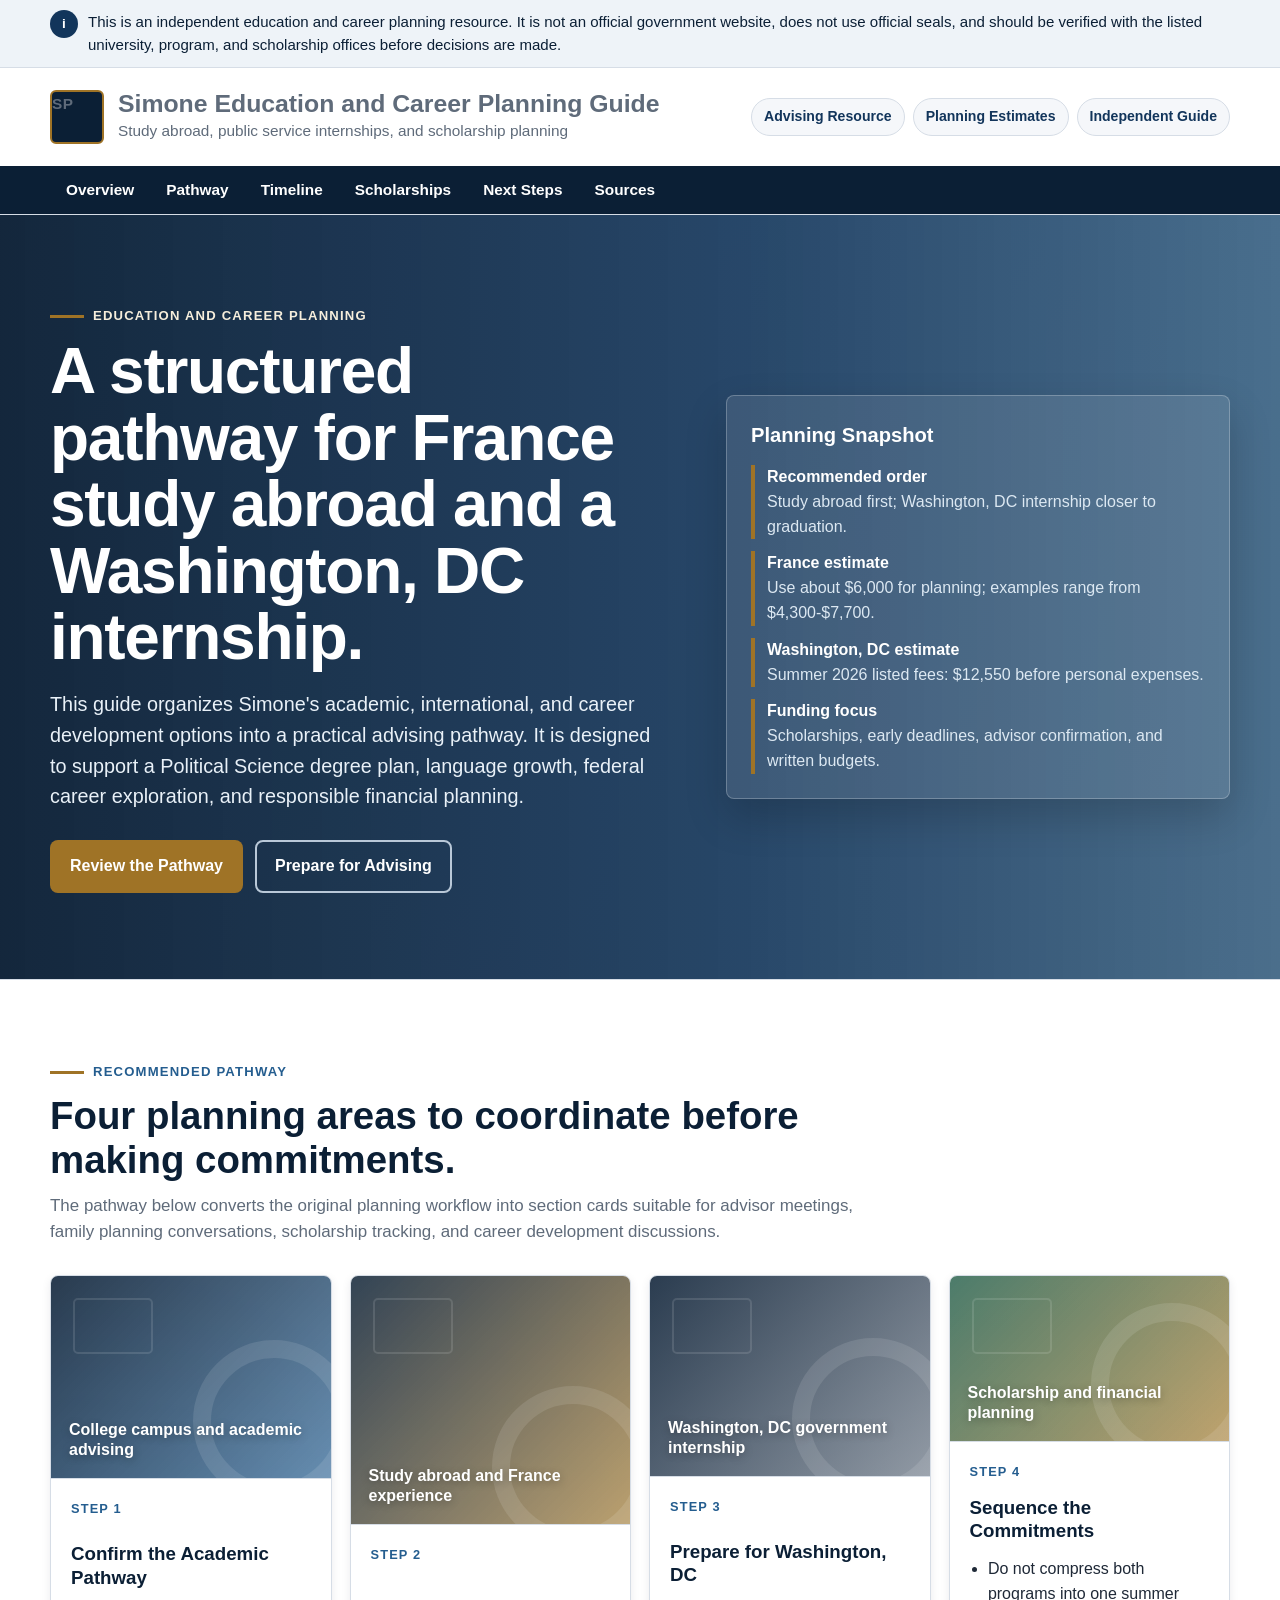
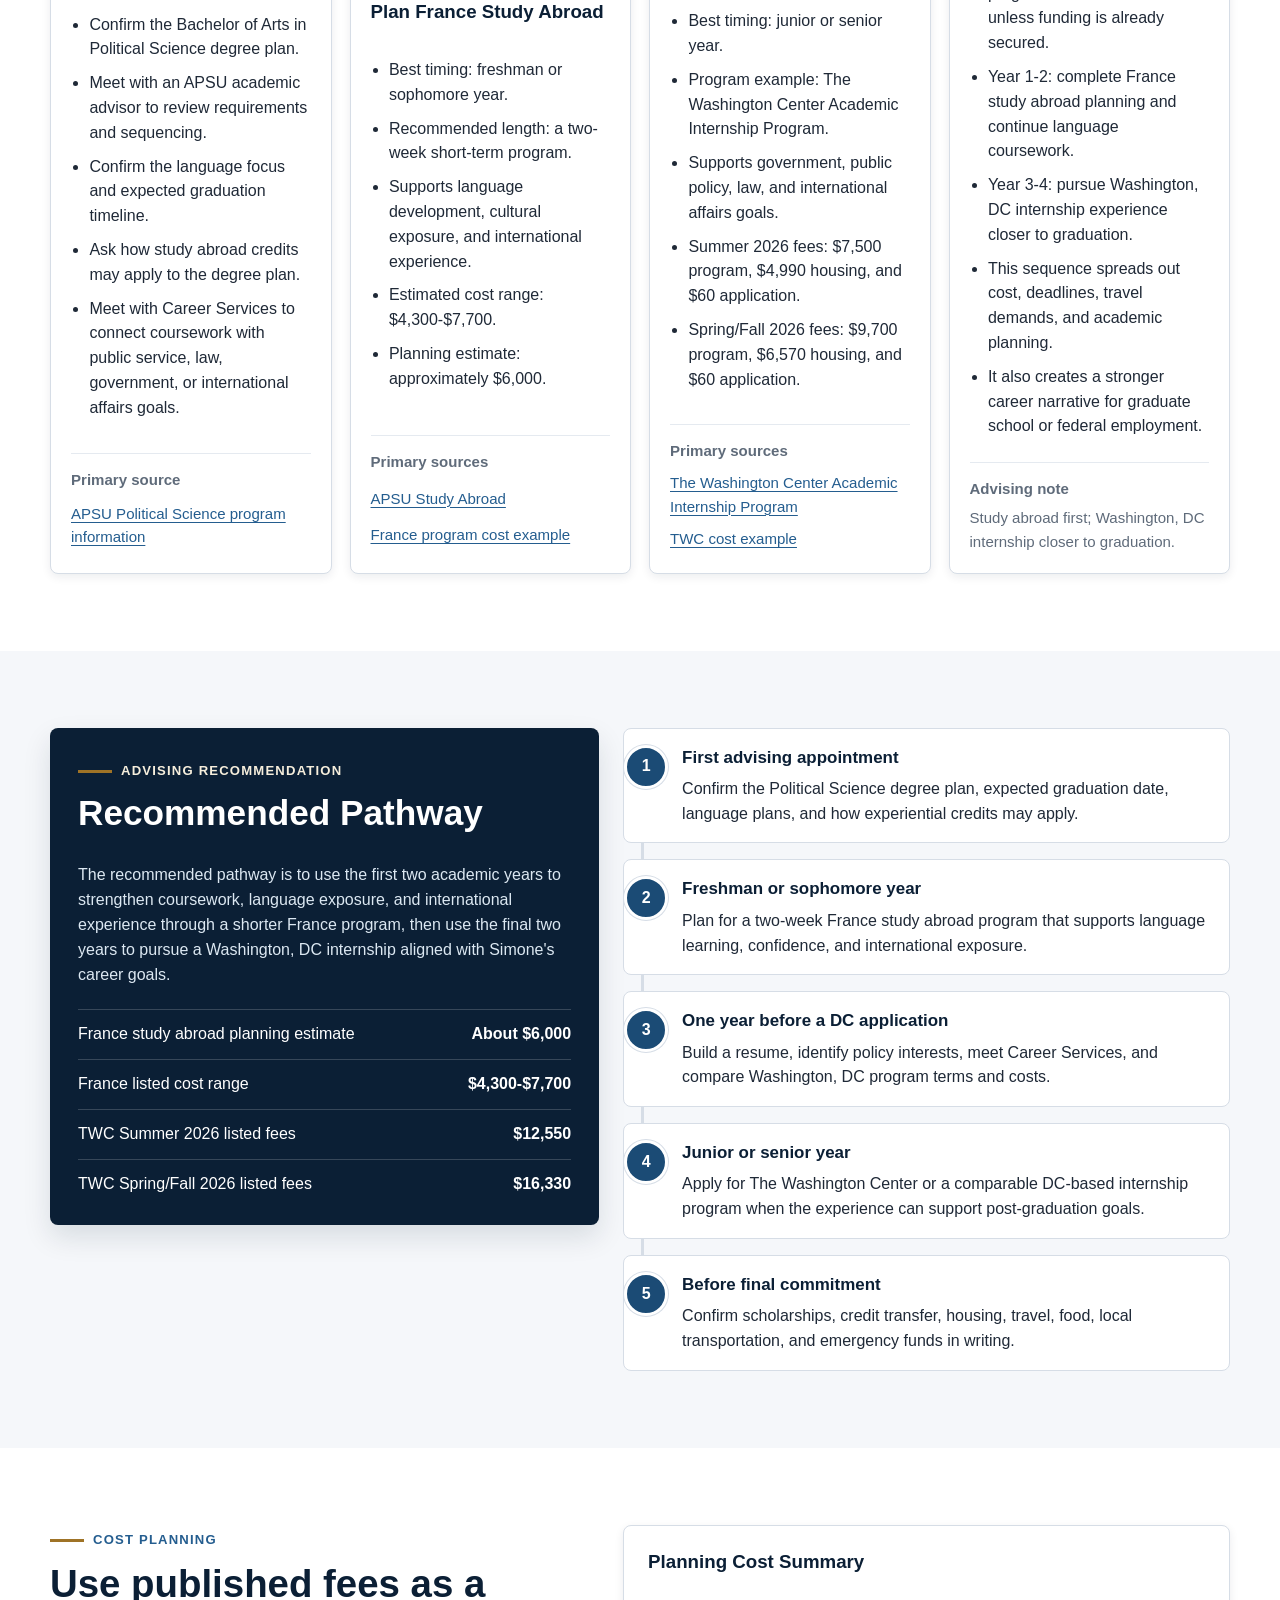
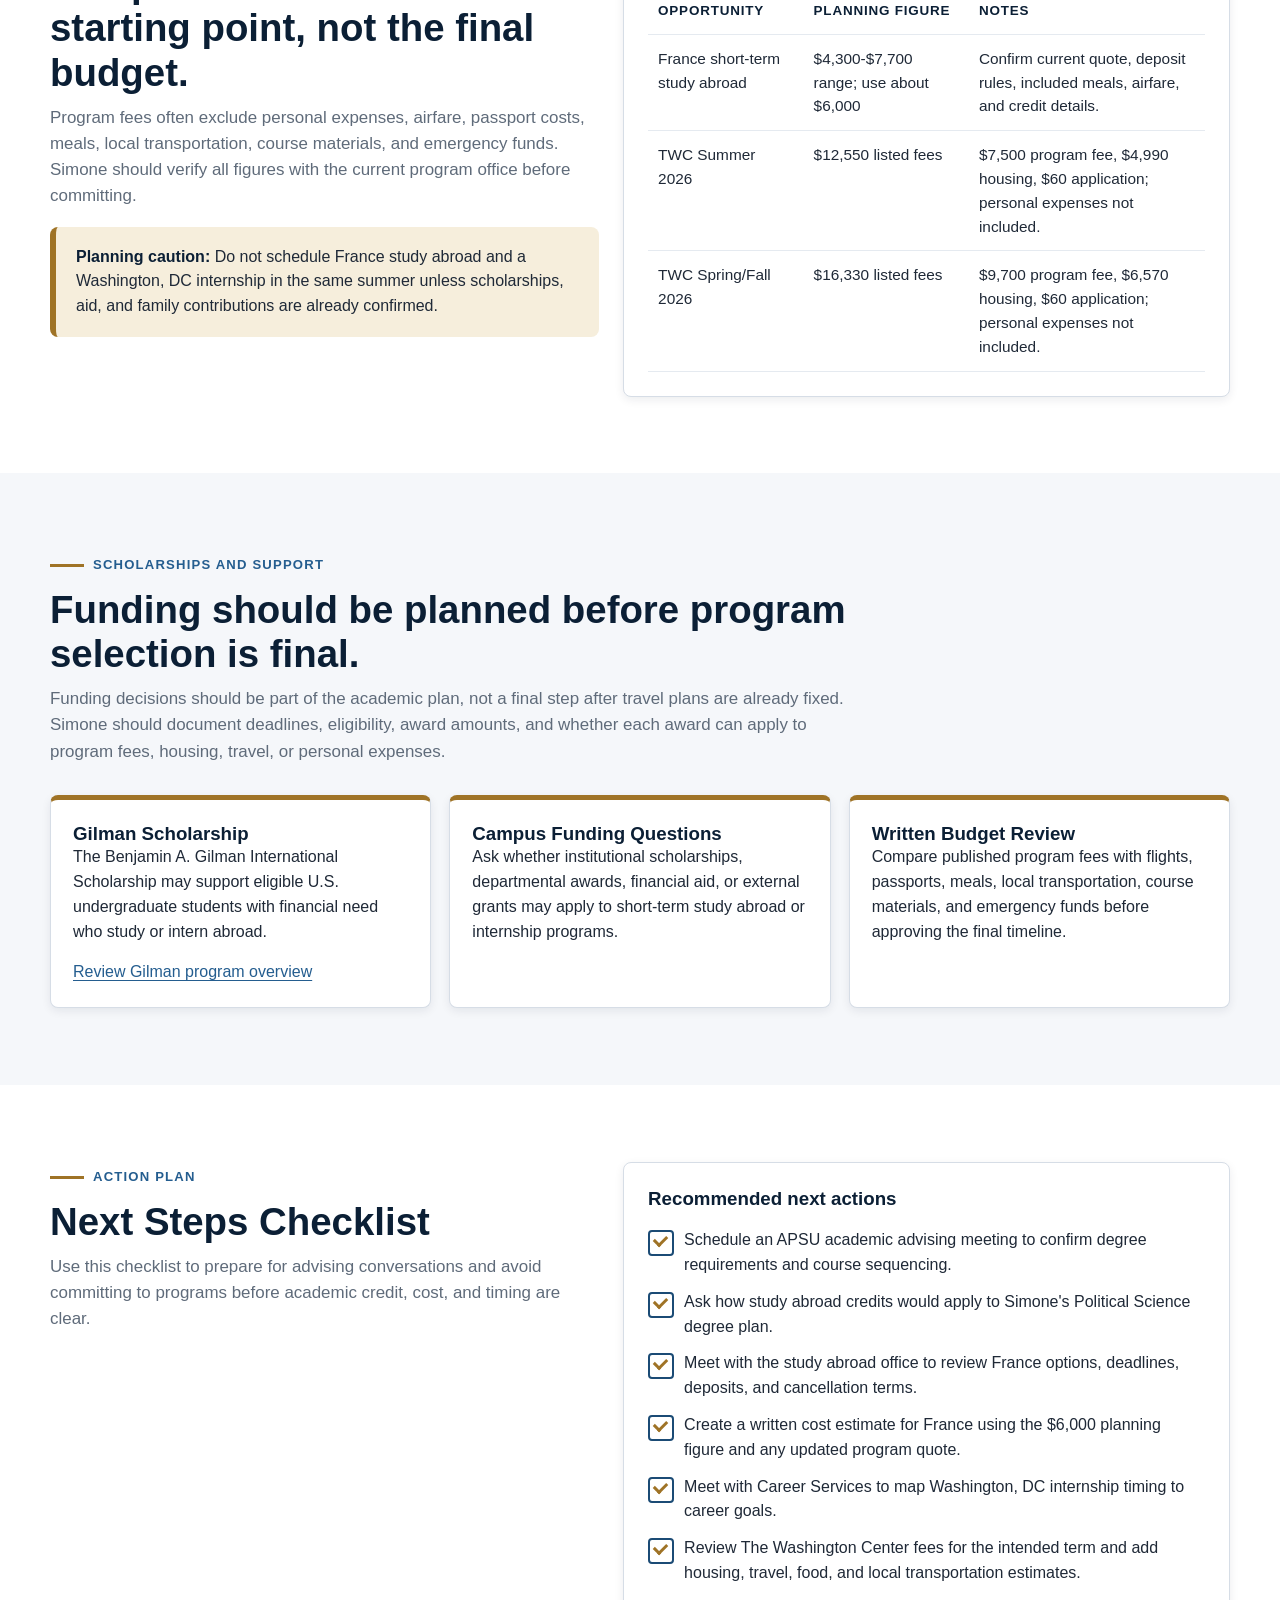
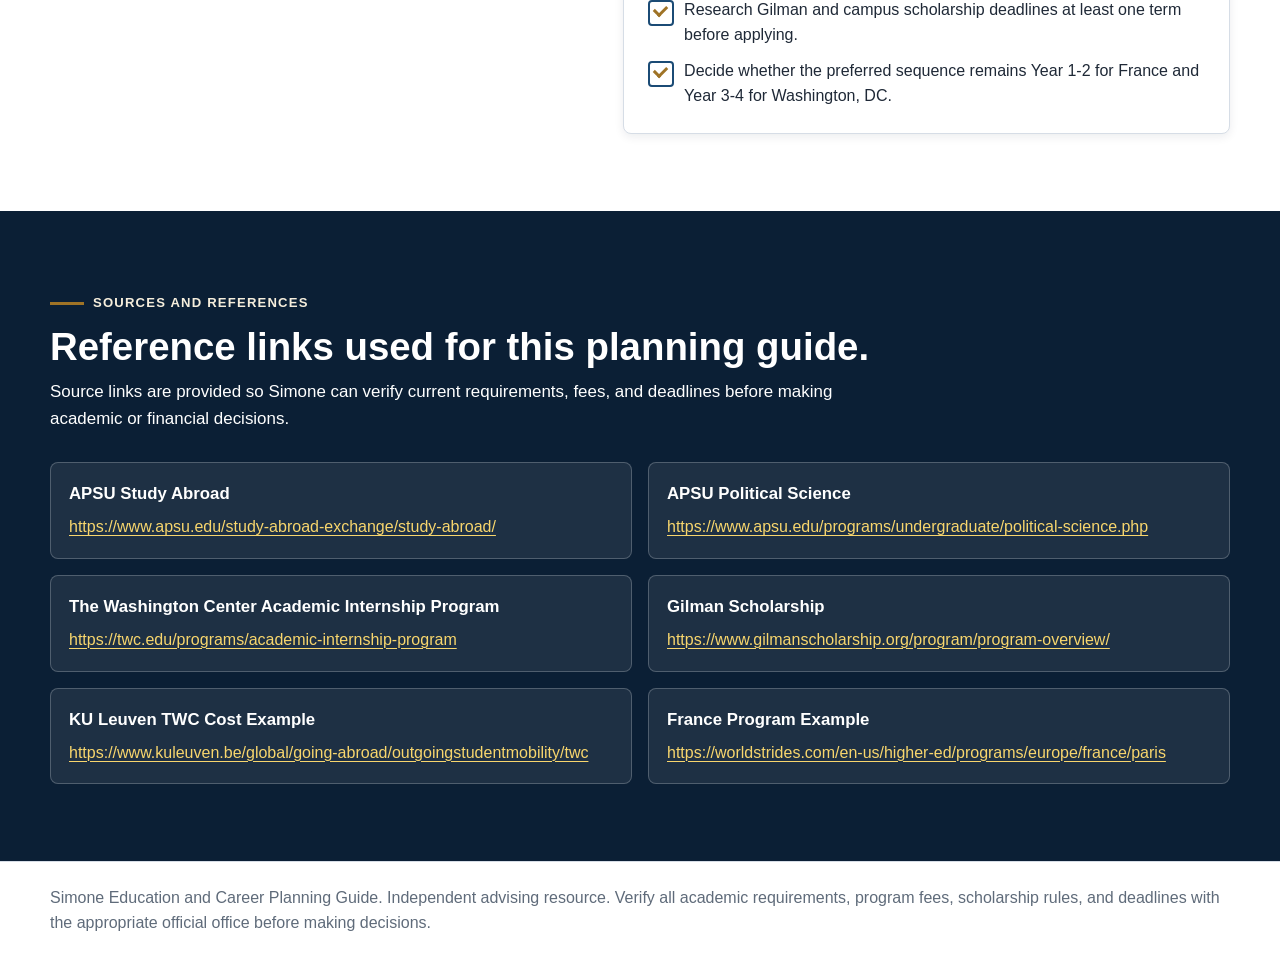
<file: simone-education-career-planning-guide.html>
<!doctype html>
<html lang="en">
  <head>
    <meta charset="utf-8" />
    <meta name="viewport" content="width=device-width, initial-scale=1" />
    <title>Simone Education and Career Planning Guide</title>
    <style>
      :root {
        color-scheme: light;
        --navy-950: #0b1f35;
        --navy-900: #12355b;
        --navy-800: #1b4b75;
        --navy-700: #245d8f;
        --gold-700: #9f7326;
        --gold-100: #f6eedc;
        --gray-900: #1f2937;
        --gray-700: #4b5563;
        --gray-600: #5f6b7a;
        --gray-300: #d6dde6;
        --gray-200: #e5eaf0;
        --gray-100: #f5f7fa;
        --white: #ffffff;
        --green-700: #28614f;
        --shadow-sm: 0 3px 10px rgba(11, 31, 53, 0.08);
        --shadow-md: 0 12px 28px rgba(11, 31, 53, 0.12);
        --radius: 8px;
      }

      * {
        box-sizing: border-box;
      }

      html {
        scroll-behavior: smooth;
      }

      body {
        margin: 0;
        color: var(--gray-900);
        background: var(--gray-100);
        font-family:
          "Source Sans Pro", Inter, Arial, system-ui, -apple-system, BlinkMacSystemFont,
          "Segoe UI", sans-serif;
        line-height: 1.55;
      }

      a {
        color: var(--navy-700);
        text-decoration-thickness: 0.08em;
        text-underline-offset: 0.17em;
      }

      a:hover {
        color: var(--navy-950);
      }

      a:focus-visible,
      button:focus-visible {
        outline: 3px solid #f6c84c;
        outline-offset: 3px;
      }

      h1,
      h2,
      h3,
      p {
        margin-top: 0;
      }

      p:last-child {
        margin-bottom: 0;
      }

      .skip-link {
        position: absolute;
        left: 16px;
        top: -60px;
        z-index: 1000;
        border: 2px solid var(--navy-950);
        border-radius: var(--radius);
        padding: 10px 14px;
        background: var(--white);
        color: var(--navy-950);
        font-weight: 800;
      }

      .skip-link:focus {
        top: 16px;
      }

      .container {
        width: min(1180px, calc(100% - 32px));
        margin-inline: auto;
      }

      .top-banner {
        border-bottom: 1px solid var(--gray-300);
        background: #eef3f8;
        color: var(--navy-950);
        font-size: 0.94rem;
      }

      .top-banner .container {
        display: flex;
        gap: 10px;
        align-items: flex-start;
        padding-block: 10px;
      }

      .banner-icon {
        display: inline-grid;
        flex: 0 0 auto;
        width: 28px;
        height: 28px;
        place-items: center;
        border-radius: 50%;
        background: var(--navy-900);
        color: var(--white);
        font-size: 0.85rem;
        font-weight: 800;
      }

      .site-header {
        border-bottom: 1px solid var(--gray-300);
        background: var(--white);
      }

      .masthead {
        display: flex;
        flex-wrap: wrap;
        gap: 18px;
        align-items: center;
        justify-content: space-between;
        padding-block: 22px;
      }

      .site-identity {
        display: flex;
        gap: 14px;
        align-items: center;
        color: var(--navy-950);
        text-decoration: none;
      }

      .identity-mark {
        display: grid;
        width: 54px;
        height: 54px;
        place-items: center;
        border: 2px solid var(--gold-700);
        border-radius: 6px;
        background: var(--navy-950);
        color: var(--white);
        font-weight: 900;
        letter-spacing: 0.04em;
      }

      .site-identity strong,
      .site-identity span {
        display: block;
      }

      .site-identity strong {
        font-size: clamp(1.22rem, 2vw, 1.55rem);
        line-height: 1.15;
      }

      .site-identity span {
        color: var(--gray-600);
        font-size: 0.96rem;
      }

      .header-tags {
        display: flex;
        flex-wrap: wrap;
        gap: 8px;
      }

      .tag {
        display: inline-flex;
        align-items: center;
        border: 1px solid var(--gray-300);
        border-radius: 999px;
        padding: 7px 12px;
        background: var(--gray-100);
        color: var(--navy-900);
        font-size: 0.88rem;
        font-weight: 800;
      }

      .primary-nav {
        background: var(--navy-950);
      }

      .primary-nav .container {
        display: flex;
        flex-wrap: wrap;
      }

      .primary-nav a {
        display: inline-flex;
        min-height: 48px;
        align-items: center;
        padding: 12px 16px;
        color: var(--white);
        font-size: 0.96rem;
        font-weight: 800;
        text-decoration: none;
      }

      .primary-nav a:hover {
        background: var(--navy-800);
        color: var(--white);
      }

      main {
        background: var(--white);
      }

      .hero {
        border-bottom: 1px solid var(--gray-300);
        background:
          linear-gradient(90deg, rgba(11, 31, 53, 0.96), rgba(18, 53, 91, 0.9) 58%, rgba(27, 75, 117, 0.78)),
          linear-gradient(135deg, #dce5ee, #f6eedc);
        color: var(--white);
      }

      .hero-grid {
        display: grid;
        grid-template-columns: minmax(0, 1.1fr) minmax(290px, 0.9fr);
        gap: clamp(28px, 5vw, 60px);
        align-items: center;
        padding-block: clamp(44px, 7vw, 86px);
      }

      .eyebrow {
        display: inline-flex;
        gap: 9px;
        align-items: center;
        margin-bottom: 12px;
        color: var(--gold-100);
        font-size: 0.82rem;
        font-weight: 900;
        letter-spacing: 0.09em;
        text-transform: uppercase;
      }

      .eyebrow::before {
        content: "";
        width: 34px;
        height: 3px;
        background: var(--gold-700);
      }

      h1 {
        max-width: 820px;
        margin-bottom: 18px;
        font-size: clamp(2.2rem, 5vw, 4.2rem);
        line-height: 1.04;
        letter-spacing: -0.02em;
      }

      .hero p {
        max-width: 760px;
        color: #e9f1f8;
        font-size: clamp(1.08rem, 1.8vw, 1.24rem);
      }

      .hero-actions {
        display: flex;
        flex-wrap: wrap;
        gap: 12px;
        margin-top: 28px;
      }

      .button {
        display: inline-flex;
        min-height: 48px;
        align-items: center;
        justify-content: center;
        border: 2px solid transparent;
        border-radius: var(--radius);
        padding: 12px 18px;
        font-weight: 900;
        text-decoration: none;
      }

      .button.primary {
        background: var(--gold-700);
        color: var(--white);
      }

      .button.secondary {
        border-color: #b9c8d8;
        color: var(--white);
      }

      .button:hover {
        transform: translateY(-1px);
      }

      .hero-card {
        border: 1px solid rgba(255, 255, 255, 0.24);
        border-radius: var(--radius);
        padding: 24px;
        background: rgba(255, 255, 255, 0.1);
        box-shadow: 0 18px 42px rgba(0, 0, 0, 0.18);
      }

      .hero-card h2 {
        margin-bottom: 14px;
        color: var(--white);
        font-size: 1.26rem;
      }

      .snapshot-list {
        display: grid;
        gap: 12px;
        margin: 0;
        padding: 0;
        list-style: none;
      }

      .snapshot-list li {
        border-left: 4px solid var(--gold-700);
        padding-left: 12px;
      }

      .snapshot-list strong,
      .snapshot-list span {
        display: block;
      }

      .snapshot-list span {
        color: #dce8f2;
      }

      .section {
        padding-block: clamp(44px, 6vw, 78px);
      }

      .section.alt {
        background: var(--gray-100);
      }

      .section-header {
        max-width: 820px;
        margin-bottom: 30px;
      }

      .section-header .eyebrow {
        color: var(--navy-700);
      }

      .section-header h2 {
        margin-bottom: 10px;
        color: var(--navy-950);
        font-size: clamp(1.7rem, 3vw, 2.45rem);
        line-height: 1.15;
      }

      .section-header p {
        color: var(--gray-600);
        font-size: 1.06rem;
      }

      .notice {
        border-left: 6px solid var(--gold-700);
        border-radius: var(--radius);
        padding: 18px 20px;
        background: var(--gold-100);
      }

      .notice strong {
        color: var(--navy-950);
      }

      .card-grid {
        display: grid;
        grid-template-columns: repeat(4, minmax(0, 1fr));
        gap: 18px;
      }

      .path-card,
      .info-card,
      .source-card,
      .checklist-panel,
      .cost-panel {
        border: 1px solid var(--gray-300);
        border-radius: var(--radius);
        background: var(--white);
        box-shadow: var(--shadow-sm);
      }

      .path-card {
        display: grid;
        overflow: hidden;
        transition:
          box-shadow 160ms ease,
          transform 160ms ease;
      }

      .path-card:hover {
        transform: translateY(-2px);
        box-shadow: var(--shadow-md);
      }

      .image-placeholder {
        position: relative;
        display: grid;
        min-height: 166px;
        align-content: end;
        padding: 18px;
        overflow: hidden;
        border-bottom: 1px solid var(--gray-300);
        color: var(--white);
      }

      .image-placeholder::before,
      .image-placeholder::after {
        content: "";
        position: absolute;
        inset: auto;
        opacity: 0.28;
        pointer-events: none;
      }

      .image-placeholder::before {
        right: -24px;
        bottom: -24px;
        width: 126px;
        height: 126px;
        border: 18px solid rgba(255, 255, 255, 0.38);
        border-radius: 50%;
      }

      .image-placeholder::after {
        top: 22px;
        left: 22px;
        width: 76px;
        height: 52px;
        border: 2px solid rgba(255, 255, 255, 0.42);
        border-radius: 5px;
      }

      .image-placeholder.academic {
        background:
          linear-gradient(135deg, rgba(11, 31, 53, 0.86), rgba(36, 93, 143, 0.66)),
          linear-gradient(45deg, #ccd8e4, #f5f7fa);
      }

      .image-placeholder.france {
        background:
          linear-gradient(135deg, rgba(11, 31, 53, 0.82), rgba(159, 115, 38, 0.62)),
          linear-gradient(45deg, #d8e4ef, #f6eedc);
      }

      .image-placeholder.dc {
        background:
          linear-gradient(135deg, rgba(11, 31, 53, 0.86), rgba(95, 107, 122, 0.66)),
          linear-gradient(45deg, #dfe5eb, #ffffff);
      }

      .image-placeholder.finance {
        background:
          linear-gradient(135deg, rgba(40, 97, 79, 0.82), rgba(159, 115, 38, 0.64)),
          linear-gradient(45deg, #e5f1ed, #fff7e8);
      }

      .image-placeholder span {
        position: relative;
        z-index: 1;
        max-width: 260px;
        font-weight: 900;
        line-height: 1.25;
        text-shadow: 0 2px 8px rgba(0, 0, 0, 0.28);
      }

      .card-body {
        display: grid;
        gap: 14px;
        padding: 20px;
      }

      .step-label {
        color: var(--navy-700);
        font-size: 0.8rem;
        font-weight: 900;
        letter-spacing: 0.09em;
        text-transform: uppercase;
      }

      .path-card h3,
      .info-card h3,
      .cost-panel h3,
      .checklist-panel h3 {
        margin-bottom: 0;
        color: var(--navy-950);
        font-size: 1.17rem;
        line-height: 1.25;
      }

      .path-card ul,
      .source-list {
        margin: 0;
        padding-left: 1.15rem;
      }

      .path-card li {
        margin-bottom: 9px;
      }

      .card-note {
        display: grid;
        gap: 6px;
        border-top: 1px solid var(--gray-200);
        padding-top: 14px;
        color: var(--gray-600);
        font-size: 0.94rem;
      }

      .recommended-layout {
        display: grid;
        grid-template-columns: minmax(0, 0.95fr) minmax(0, 1.05fr);
        gap: 24px;
        align-items: start;
      }

      .recommendation-panel {
        border-radius: var(--radius);
        padding: 28px;
        background: var(--navy-950);
        color: var(--white);
        box-shadow: var(--shadow-md);
      }

      .recommendation-panel h2 {
        color: var(--white);
        font-size: clamp(1.65rem, 3vw, 2.2rem);
        line-height: 1.16;
      }

      .recommendation-panel p {
        color: #dce8f2;
      }

      .cost-list {
        display: grid;
        gap: 12px;
        margin-top: 22px;
      }

      .cost-row {
        display: flex;
        justify-content: space-between;
        gap: 16px;
        border-top: 1px solid rgba(255, 255, 255, 0.18);
        padding-top: 12px;
      }

      .cost-row strong {
        flex: 0 0 auto;
        color: var(--white);
      }

      .timeline {
        position: relative;
        display: grid;
        gap: 16px;
        margin: 0;
        padding: 0;
        list-style: none;
      }

      .timeline::before {
        content: "";
        position: absolute;
        top: 14px;
        bottom: 14px;
        left: 18px;
        width: 3px;
        background: var(--gray-300);
      }

      .timeline li {
        position: relative;
        display: grid;
        gap: 6px;
        border: 1px solid var(--gray-300);
        border-radius: var(--radius);
        padding: 16px 18px 16px 58px;
        background: var(--white);
      }

      .timeline li::before {
        content: attr(data-step);
        position: absolute;
        top: 16px;
        left: 0;
        display: grid;
        width: 38px;
        height: 38px;
        place-items: center;
        border: 3px solid var(--white);
        border-radius: 50%;
        background: var(--navy-800);
        color: var(--white);
        font-weight: 900;
        box-shadow: 0 0 0 1px var(--gray-300);
      }

      .timeline strong {
        color: var(--navy-950);
        font-size: 1.06rem;
      }

      .two-column {
        display: grid;
        grid-template-columns: minmax(0, 0.95fr) minmax(0, 1.05fr);
        gap: 24px;
        align-items: start;
      }

      .info-grid {
        display: grid;
        grid-template-columns: repeat(3, minmax(0, 1fr));
        gap: 18px;
      }

      .info-card {
        padding: 22px;
      }

      .info-card.accent {
        border-top: 5px solid var(--gold-700);
      }

      .cost-panel {
        padding: 24px;
      }

      .cost-table {
        width: 100%;
        border-collapse: collapse;
        margin-top: 16px;
        font-size: 0.96rem;
      }

      .cost-table th,
      .cost-table td {
        border-bottom: 1px solid var(--gray-200);
        padding: 12px 10px;
        text-align: left;
        vertical-align: top;
      }

      .cost-table th {
        color: var(--navy-950);
        font-size: 0.84rem;
        letter-spacing: 0.06em;
        text-transform: uppercase;
      }

      .checklist-panel {
        padding: 24px;
      }

      .checklist {
        display: grid;
        gap: 12px;
        margin: 18px 0 0;
        padding: 0;
        list-style: none;
      }

      .checklist li {
        position: relative;
        padding-left: 36px;
      }

      .checklist li::before {
        content: "";
        position: absolute;
        top: 2px;
        left: 0;
        width: 22px;
        height: 22px;
        border: 2px solid var(--navy-800);
        border-radius: 4px;
        background: var(--white);
      }

      .checklist li::after {
        content: "";
        position: absolute;
        top: 7px;
        left: 6px;
        width: 10px;
        height: 6px;
        border-bottom: 3px solid var(--gold-700);
        border-left: 3px solid var(--gold-700);
        transform: rotate(-45deg);
      }

      .sources {
        background: var(--navy-950);
        color: var(--white);
      }

      .sources .section-header h2,
      .sources .section-header p {
        color: var(--white);
      }

      .sources .section-header .eyebrow {
        color: var(--gold-100);
      }

      .source-grid {
        display: grid;
        grid-template-columns: repeat(2, minmax(0, 1fr));
        gap: 16px;
      }

      .source-card {
        padding: 18px;
        border-color: rgba(255, 255, 255, 0.22);
        background: rgba(255, 255, 255, 0.08);
        box-shadow: none;
      }

      .source-card h3 {
        margin-bottom: 8px;
        color: var(--white);
        font-size: 1.05rem;
      }

      .source-card a {
        color: #f8d66d;
        overflow-wrap: anywhere;
      }

      .site-footer {
        border-top: 1px solid var(--gray-300);
        background: var(--white);
        color: var(--gray-600);
      }

      .site-footer .container {
        padding-block: 24px;
      }

      @media (max-width: 1060px) {
        .hero-grid,
        .recommended-layout,
        .two-column {
          grid-template-columns: 1fr;
        }

        .card-grid,
        .info-grid {
          grid-template-columns: repeat(2, minmax(0, 1fr));
        }
      }

      @media (max-width: 740px) {
        .container {
          width: min(100% - 24px, 1180px);
        }

        .top-banner .container,
        .masthead {
          align-items: flex-start;
        }

        .primary-nav .container {
          display: grid;
          grid-template-columns: 1fr 1fr;
        }

        .primary-nav a {
          border-bottom: 1px solid rgba(255, 255, 255, 0.12);
        }

        .hero-grid {
          padding-block: 38px;
        }

        .hero-actions,
        .cost-row {
          display: grid;
        }

        .button {
          width: 100%;
        }

        .card-grid,
        .info-grid,
        .source-grid {
          grid-template-columns: 1fr;
        }

        .cost-table,
        .cost-table tbody,
        .cost-table tr,
        .cost-table th,
        .cost-table td {
          display: block;
          width: 100%;
        }

        .cost-table thead {
          display: none;
        }

        .cost-table tr {
          border-bottom: 1px solid var(--gray-300);
          padding-block: 10px;
        }

        .cost-table td {
          border: 0;
          padding: 6px 0;
        }

        .cost-table td::before {
          content: attr(data-label) ": ";
          color: var(--navy-950);
          font-weight: 900;
        }
      }

      @media print {
        .skip-link,
        .primary-nav,
        .hero-actions {
          display: none;
        }

        body,
        main,
        .section.alt {
          background: var(--white);
        }

        .hero,
        .sources {
          color: var(--gray-900);
          background: var(--white);
        }

        .hero p,
        .snapshot-list span,
        .recommendation-panel p,
        .sources .section-header h2,
        .sources .section-header p,
        .source-card h3 {
          color: var(--gray-900);
        }

        .path-card,
        .info-card,
        .source-card,
        .checklist-panel,
        .cost-panel,
        .recommendation-panel {
          box-shadow: none;
          break-inside: avoid;
        }
      }
    </style>
  </head>
  <body>
    <a class="skip-link" href="#main">Skip to main content</a>

    <div class="top-banner" role="note">
      <div class="container">
        <span class="banner-icon" aria-hidden="true">i</span>
        <span>
          This is an independent education and career planning resource. It is not an official
          government website, does not use official seals, and should be verified with the listed
          university, program, and scholarship offices before decisions are made.
        </span>
      </div>
    </div>

    <header class="site-header">
      <div class="container masthead">
        <a class="site-identity" href="#main" aria-label="Simone education and career planning home">
          <span class="identity-mark" aria-hidden="true">SP</span>
          <span>
            <strong>Simone Education and Career Planning Guide</strong>
            <span>Study abroad, public service internships, and scholarship planning</span>
          </span>
        </a>
        <div class="header-tags" aria-label="Guide type">
          <span class="tag">Advising Resource</span>
          <span class="tag">Planning Estimates</span>
          <span class="tag">Independent Guide</span>
        </div>
      </div>

      <nav class="primary-nav" aria-label="Main navigation">
        <div class="container">
          <a href="#overview">Overview</a>
          <a href="#pathway">Pathway</a>
          <a href="#timeline">Timeline</a>
          <a href="#scholarships">Scholarships</a>
          <a href="#next-steps">Next Steps</a>
          <a href="#sources">Sources</a>
        </div>
      </nav>
    </header>

    <main id="main">
      <section class="hero" id="overview" aria-labelledby="page-title">
        <div class="container hero-grid">
          <div>
            <span class="eyebrow">Education and Career Planning</span>
            <h1 id="page-title">A structured pathway for France study abroad and a Washington, DC internship.</h1>
            <p>
              This guide organizes Simone's academic, international, and career development options
              into a practical advising pathway. It is designed to support a Political Science
              degree plan, language growth, federal career exploration, and responsible financial
              planning.
            </p>
            <div class="hero-actions" aria-label="Primary actions">
              <a class="button primary" href="#pathway">Review the Pathway</a>
              <a class="button secondary" href="#next-steps">Prepare for Advising</a>
            </div>
          </div>

          <aside class="hero-card" aria-label="Planning snapshot">
            <h2>Planning Snapshot</h2>
            <ul class="snapshot-list">
              <li>
                <strong>Recommended order</strong>
                <span>Study abroad first; Washington, DC internship closer to graduation.</span>
              </li>
              <li>
                <strong>France estimate</strong>
                <span>Use about $6,000 for planning; examples range from $4,300-$7,700.</span>
              </li>
              <li>
                <strong>Washington, DC estimate</strong>
                <span>Summer 2026 listed fees: $12,550 before personal expenses.</span>
              </li>
              <li>
                <strong>Funding focus</strong>
                <span>Scholarships, early deadlines, advisor confirmation, and written budgets.</span>
              </li>
            </ul>
          </aside>
        </div>
      </section>

      <section class="section" id="pathway" aria-labelledby="pathway-title">
        <div class="container">
          <div class="section-header">
            <span class="eyebrow">Recommended Pathway</span>
            <h2 id="pathway-title">Four planning areas to coordinate before making commitments.</h2>
            <p>
              The pathway below converts the original planning workflow into section cards suitable
              for advisor meetings, family planning conversations, scholarship tracking, and career
              development discussions.
            </p>
          </div>

          <div class="card-grid">
            <article class="path-card">
              <div
                class="image-placeholder academic"
                role="img"
                aria-label="Professional placeholder for a college campus or academic advising setting"
              >
                <span>College campus and academic advising</span>
              </div>
              <div class="card-body">
                <span class="step-label">Step 1</span>
                <h3>Confirm the Academic Pathway</h3>
                <ul>
                  <li>Confirm the Bachelor of Arts in Political Science degree plan.</li>
                  <li>Meet with an APSU academic advisor to review requirements and sequencing.</li>
                  <li>Confirm the language focus and expected graduation timeline.</li>
                  <li>Ask how study abroad credits may apply to the degree plan.</li>
                  <li>Meet with Career Services to connect coursework with public service, law, government, or international affairs goals.</li>
                </ul>
                <div class="card-note">
                  <strong>Primary source</strong>
                  <a href="https://www.apsu.edu/programs/undergraduate/political-science.php">APSU Political Science program information</a>
                </div>
              </div>
            </article>

            <article class="path-card">
              <div
                class="image-placeholder france"
                role="img"
                aria-label="Professional placeholder for study abroad in France"
              >
                <span>Study abroad and France experience</span>
              </div>
              <div class="card-body">
                <span class="step-label">Step 2</span>
                <h3>Plan France Study Abroad</h3>
                <ul>
                  <li>Best timing: freshman or sophomore year.</li>
                  <li>Recommended length: a two-week short-term program.</li>
                  <li>Supports language development, cultural exposure, and international experience.</li>
                  <li>Estimated cost range: $4,300-$7,700.</li>
                  <li>Planning estimate: approximately $6,000.</li>
                </ul>
                <div class="card-note">
                  <strong>Primary sources</strong>
                  <a href="https://www.apsu.edu/study-abroad-exchange/study-abroad/">APSU Study Abroad</a>
                  <a href="https://worldstrides.com/en-us/higher-ed/programs/europe/france/paris">France program cost example</a>
                </div>
              </div>
            </article>

            <article class="path-card">
              <div
                class="image-placeholder dc"
                role="img"
                aria-label="Professional placeholder for a Washington DC government internship"
              >
                <span>Washington, DC government internship</span>
              </div>
              <div class="card-body">
                <span class="step-label">Step 3</span>
                <h3>Prepare for Washington, DC</h3>
                <ul>
                  <li>Best timing: junior or senior year.</li>
                  <li>Program example: The Washington Center Academic Internship Program.</li>
                  <li>Supports government, public policy, law, and international affairs goals.</li>
                  <li>Summer 2026 fees: $7,500 program, $4,990 housing, and $60 application.</li>
                  <li>Spring/Fall 2026 fees: $9,700 program, $6,570 housing, and $60 application.</li>
                </ul>
                <div class="card-note">
                  <strong>Primary sources</strong>
                  <a href="https://twc.edu/programs/academic-internship-program">The Washington Center Academic Internship Program</a>
                  <a href="https://www.kuleuven.be/global/going-abroad/outgoingstudentmobility/twc">TWC cost example</a>
                </div>
              </div>
            </article>

            <article class="path-card">
              <div
                class="image-placeholder finance"
                role="img"
                aria-label="Professional placeholder for scholarship and financial planning"
              >
                <span>Scholarship and financial planning</span>
              </div>
              <div class="card-body">
                <span class="step-label">Step 4</span>
                <h3>Sequence the Commitments</h3>
                <ul>
                  <li>Do not compress both programs into one summer unless funding is already secured.</li>
                  <li>Year 1-2: complete France study abroad planning and continue language coursework.</li>
                  <li>Year 3-4: pursue Washington, DC internship experience closer to graduation.</li>
                  <li>This sequence spreads out cost, deadlines, travel demands, and academic planning.</li>
                  <li>It also creates a stronger career narrative for graduate school or federal employment.</li>
                </ul>
                <div class="card-note">
                  <strong>Advising note</strong>
                  Study abroad first; Washington, DC internship closer to graduation.
                </div>
              </div>
            </article>
          </div>
        </div>
      </section>

      <section class="section alt" id="timeline" aria-labelledby="timeline-title">
        <div class="container recommended-layout">
          <div class="recommendation-panel">
            <span class="eyebrow">Advising Recommendation</span>
            <h2 id="timeline-title">Recommended Pathway</h2>
            <p>
              The recommended pathway is to use the first two academic years to strengthen
              coursework, language exposure, and international experience through a shorter France
              program, then use the final two years to pursue a Washington, DC internship aligned
              with Simone's career goals.
            </p>
            <div class="cost-list" aria-label="Planning cost estimates">
              <div class="cost-row">
                <span>France study abroad planning estimate</span>
                <strong>About $6,000</strong>
              </div>
              <div class="cost-row">
                <span>France listed cost range</span>
                <strong>$4,300-$7,700</strong>
              </div>
              <div class="cost-row">
                <span>TWC Summer 2026 listed fees</span>
                <strong>$12,550</strong>
              </div>
              <div class="cost-row">
                <span>TWC Spring/Fall 2026 listed fees</span>
                <strong>$16,330</strong>
              </div>
            </div>
          </div>

          <ol class="timeline" aria-label="Recommended academic and career timeline">
            <li data-step="1">
              <strong>First advising appointment</strong>
              <span>Confirm the Political Science degree plan, expected graduation date, language plans, and how experiential credits may apply.</span>
            </li>
            <li data-step="2">
              <strong>Freshman or sophomore year</strong>
              <span>Plan for a two-week France study abroad program that supports language learning, confidence, and international exposure.</span>
            </li>
            <li data-step="3">
              <strong>One year before a DC application</strong>
              <span>Build a resume, identify policy interests, meet Career Services, and compare Washington, DC program terms and costs.</span>
            </li>
            <li data-step="4">
              <strong>Junior or senior year</strong>
              <span>Apply for The Washington Center or a comparable DC-based internship program when the experience can support post-graduation goals.</span>
            </li>
            <li data-step="5">
              <strong>Before final commitment</strong>
              <span>Confirm scholarships, credit transfer, housing, travel, food, local transportation, and emergency funds in writing.</span>
            </li>
          </ol>
        </div>
      </section>

      <section class="section" aria-labelledby="cost-title">
        <div class="container two-column">
          <div class="section-header">
            <span class="eyebrow">Cost Planning</span>
            <h2 id="cost-title">Use published fees as a starting point, not the final budget.</h2>
            <p>
              Program fees often exclude personal expenses, airfare, passport costs, meals, local
              transportation, course materials, and emergency funds. Simone should verify all
              figures with the current program office before committing.
            </p>
            <div class="notice">
              <strong>Planning caution:</strong>
              Do not schedule France study abroad and a Washington, DC internship in the same
              summer unless scholarships, aid, and family contributions are already confirmed.
            </div>
          </div>

          <div class="cost-panel">
            <h3>Planning Cost Summary</h3>
            <table class="cost-table">
              <thead>
                <tr>
                  <th scope="col">Opportunity</th>
                  <th scope="col">Planning figure</th>
                  <th scope="col">Notes</th>
                </tr>
              </thead>
              <tbody>
                <tr>
                  <td data-label="Opportunity">France short-term study abroad</td>
                  <td data-label="Planning figure">$4,300-$7,700 range; use about $6,000</td>
                  <td data-label="Notes">Confirm current quote, deposit rules, included meals, airfare, and credit details.</td>
                </tr>
                <tr>
                  <td data-label="Opportunity">TWC Summer 2026</td>
                  <td data-label="Planning figure">$12,550 listed fees</td>
                  <td data-label="Notes">$7,500 program fee, $4,990 housing, $60 application; personal expenses not included.</td>
                </tr>
                <tr>
                  <td data-label="Opportunity">TWC Spring/Fall 2026</td>
                  <td data-label="Planning figure">$16,330 listed fees</td>
                  <td data-label="Notes">$9,700 program fee, $6,570 housing, $60 application; personal expenses not included.</td>
                </tr>
              </tbody>
            </table>
          </div>
        </div>
      </section>

      <section class="section alt" id="scholarships" aria-labelledby="scholarships-title">
        <div class="container">
          <div class="section-header">
            <span class="eyebrow">Scholarships and Support</span>
            <h2 id="scholarships-title">Funding should be planned before program selection is final.</h2>
            <p>
              Funding decisions should be part of the academic plan, not a final step after travel
              plans are already fixed. Simone should document deadlines, eligibility, award amounts,
              and whether each award can apply to program fees, housing, travel, or personal
              expenses.
            </p>
          </div>

          <div class="info-grid">
            <article class="info-card accent">
              <h3>Gilman Scholarship</h3>
              <p>
                The Benjamin A. Gilman International Scholarship may support eligible U.S.
                undergraduate students with financial need who study or intern abroad.
              </p>
              <a href="https://www.gilmanscholarship.org/program/program-overview/">Review Gilman program overview</a>
            </article>

            <article class="info-card accent">
              <h3>Campus Funding Questions</h3>
              <p>
                Ask whether institutional scholarships, departmental awards, financial aid, or
                external grants may apply to short-term study abroad or internship programs.
              </p>
            </article>

            <article class="info-card accent">
              <h3>Written Budget Review</h3>
              <p>
                Compare published program fees with flights, passports, meals, local transportation,
                course materials, and emergency funds before approving the final timeline.
              </p>
            </article>
          </div>
        </div>
      </section>

      <section class="section" id="next-steps" aria-labelledby="next-steps-title">
        <div class="container two-column">
          <div class="section-header">
            <span class="eyebrow">Action Plan</span>
            <h2 id="next-steps-title">Next Steps Checklist</h2>
            <p>
              Use this checklist to prepare for advising conversations and avoid committing to
              programs before academic credit, cost, and timing are clear.
            </p>
          </div>

          <div class="checklist-panel">
            <h3>Recommended next actions</h3>
            <ul class="checklist">
              <li>Schedule an APSU academic advising meeting to confirm degree requirements and course sequencing.</li>
              <li>Ask how study abroad credits would apply to Simone's Political Science degree plan.</li>
              <li>Meet with the study abroad office to review France options, deadlines, deposits, and cancellation terms.</li>
              <li>Create a written cost estimate for France using the $6,000 planning figure and any updated program quote.</li>
              <li>Meet with Career Services to map Washington, DC internship timing to career goals.</li>
              <li>Review The Washington Center fees for the intended term and add housing, travel, food, and local transportation estimates.</li>
              <li>Research Gilman and campus scholarship deadlines at least one term before applying.</li>
              <li>Decide whether the preferred sequence remains Year 1-2 for France and Year 3-4 for Washington, DC.</li>
            </ul>
          </div>
        </div>
      </section>

      <section class="section sources" id="sources" aria-labelledby="sources-title">
        <div class="container">
          <div class="section-header">
            <span class="eyebrow">Sources and References</span>
            <h2 id="sources-title">Reference links used for this planning guide.</h2>
            <p>
              Source links are provided so Simone can verify current requirements, fees, and
              deadlines before making academic or financial decisions.
            </p>
          </div>

          <div class="source-grid">
            <article class="source-card">
              <h3>APSU Study Abroad</h3>
              <a href="https://www.apsu.edu/study-abroad-exchange/study-abroad/">https://www.apsu.edu/study-abroad-exchange/study-abroad/</a>
            </article>
            <article class="source-card">
              <h3>APSU Political Science</h3>
              <a href="https://www.apsu.edu/programs/undergraduate/political-science.php">https://www.apsu.edu/programs/undergraduate/political-science.php</a>
            </article>
            <article class="source-card">
              <h3>The Washington Center Academic Internship Program</h3>
              <a href="https://twc.edu/programs/academic-internship-program">https://twc.edu/programs/academic-internship-program</a>
            </article>
            <article class="source-card">
              <h3>Gilman Scholarship</h3>
              <a href="https://www.gilmanscholarship.org/program/program-overview/">https://www.gilmanscholarship.org/program/program-overview/</a>
            </article>
            <article class="source-card">
              <h3>KU Leuven TWC Cost Example</h3>
              <a href="https://www.kuleuven.be/global/going-abroad/outgoingstudentmobility/twc">https://www.kuleuven.be/global/going-abroad/outgoingstudentmobility/twc</a>
            </article>
            <article class="source-card">
              <h3>France Program Example</h3>
              <a href="https://worldstrides.com/en-us/higher-ed/programs/europe/france/paris">https://worldstrides.com/en-us/higher-ed/programs/europe/france/paris</a>
            </article>
          </div>
        </div>
      </section>
    </main>

    <footer class="site-footer">
      <div class="container">
        <p>
          Simone Education and Career Planning Guide. Independent advising resource. Verify all
          academic requirements, program fees, scholarship rules, and deadlines with the appropriate
          official office before making decisions.
        </p>
      </div>
    </footer>
  </body>
</html>
</file>
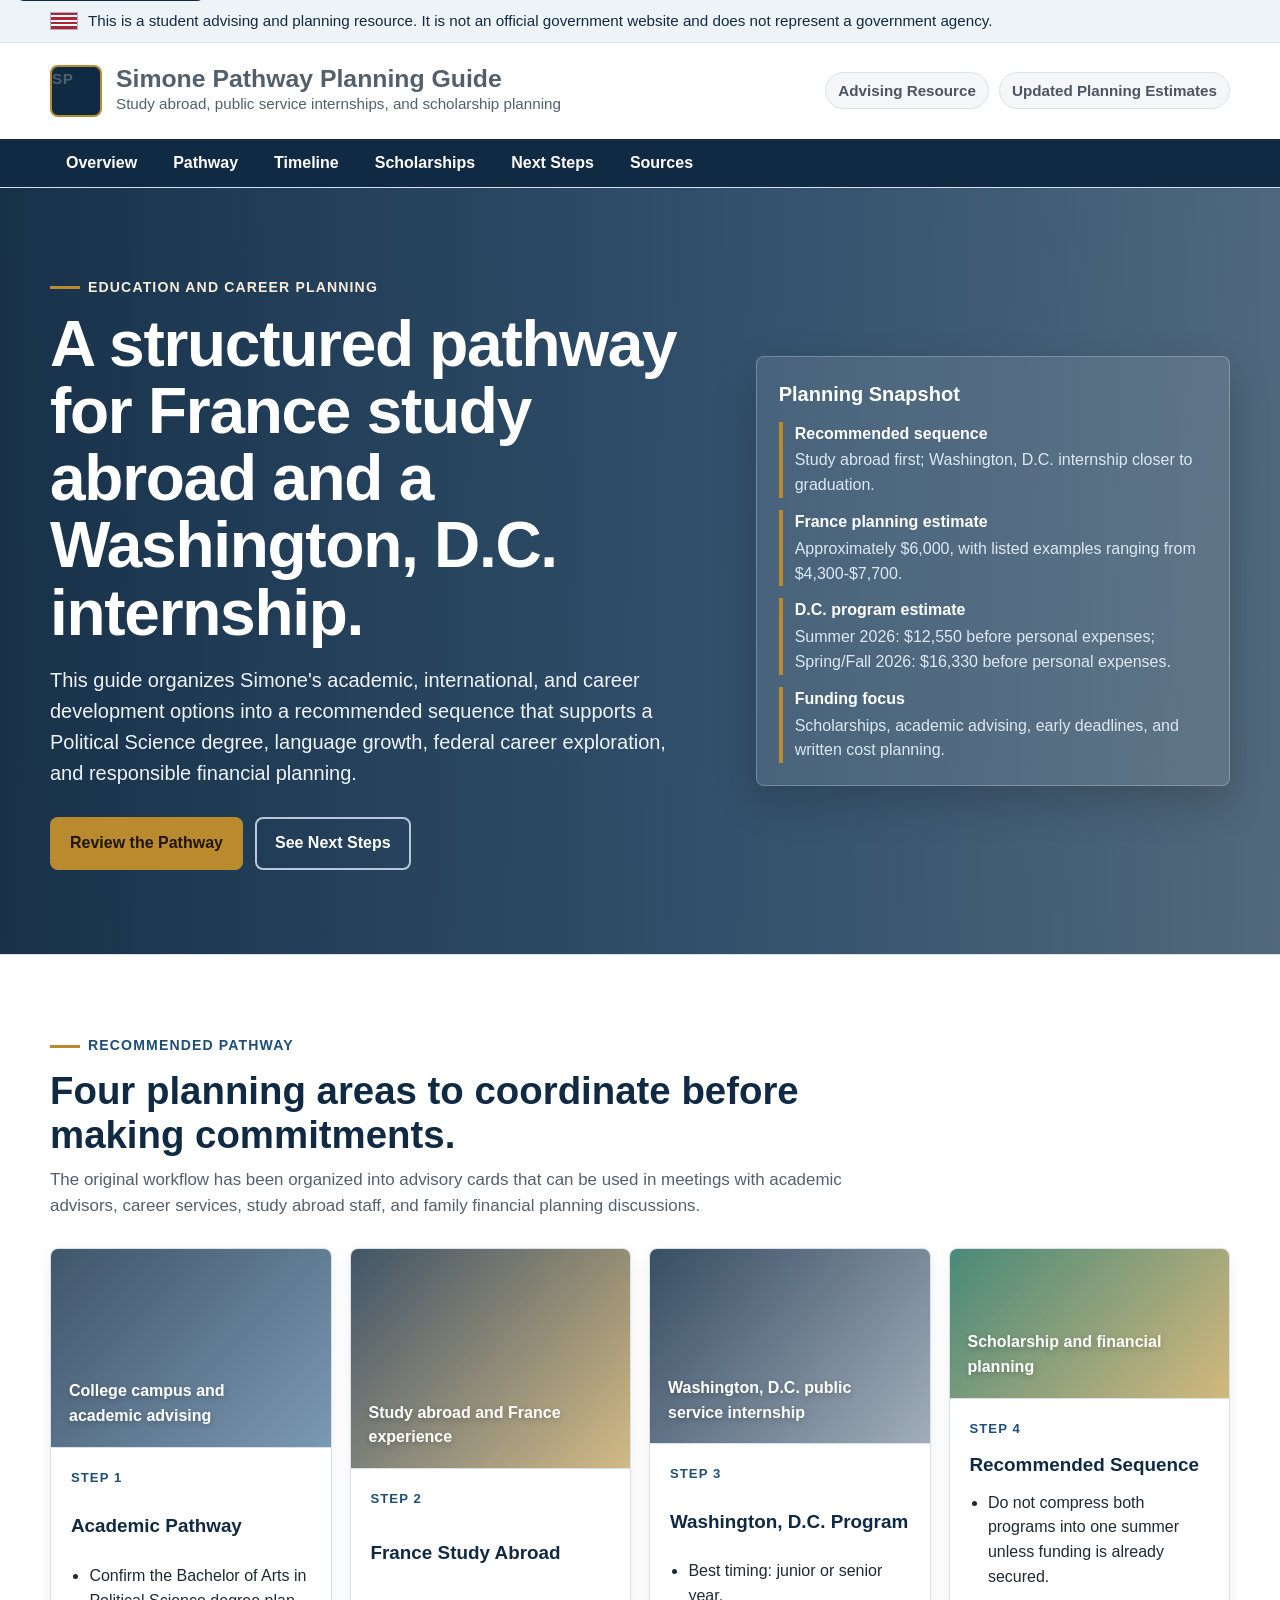
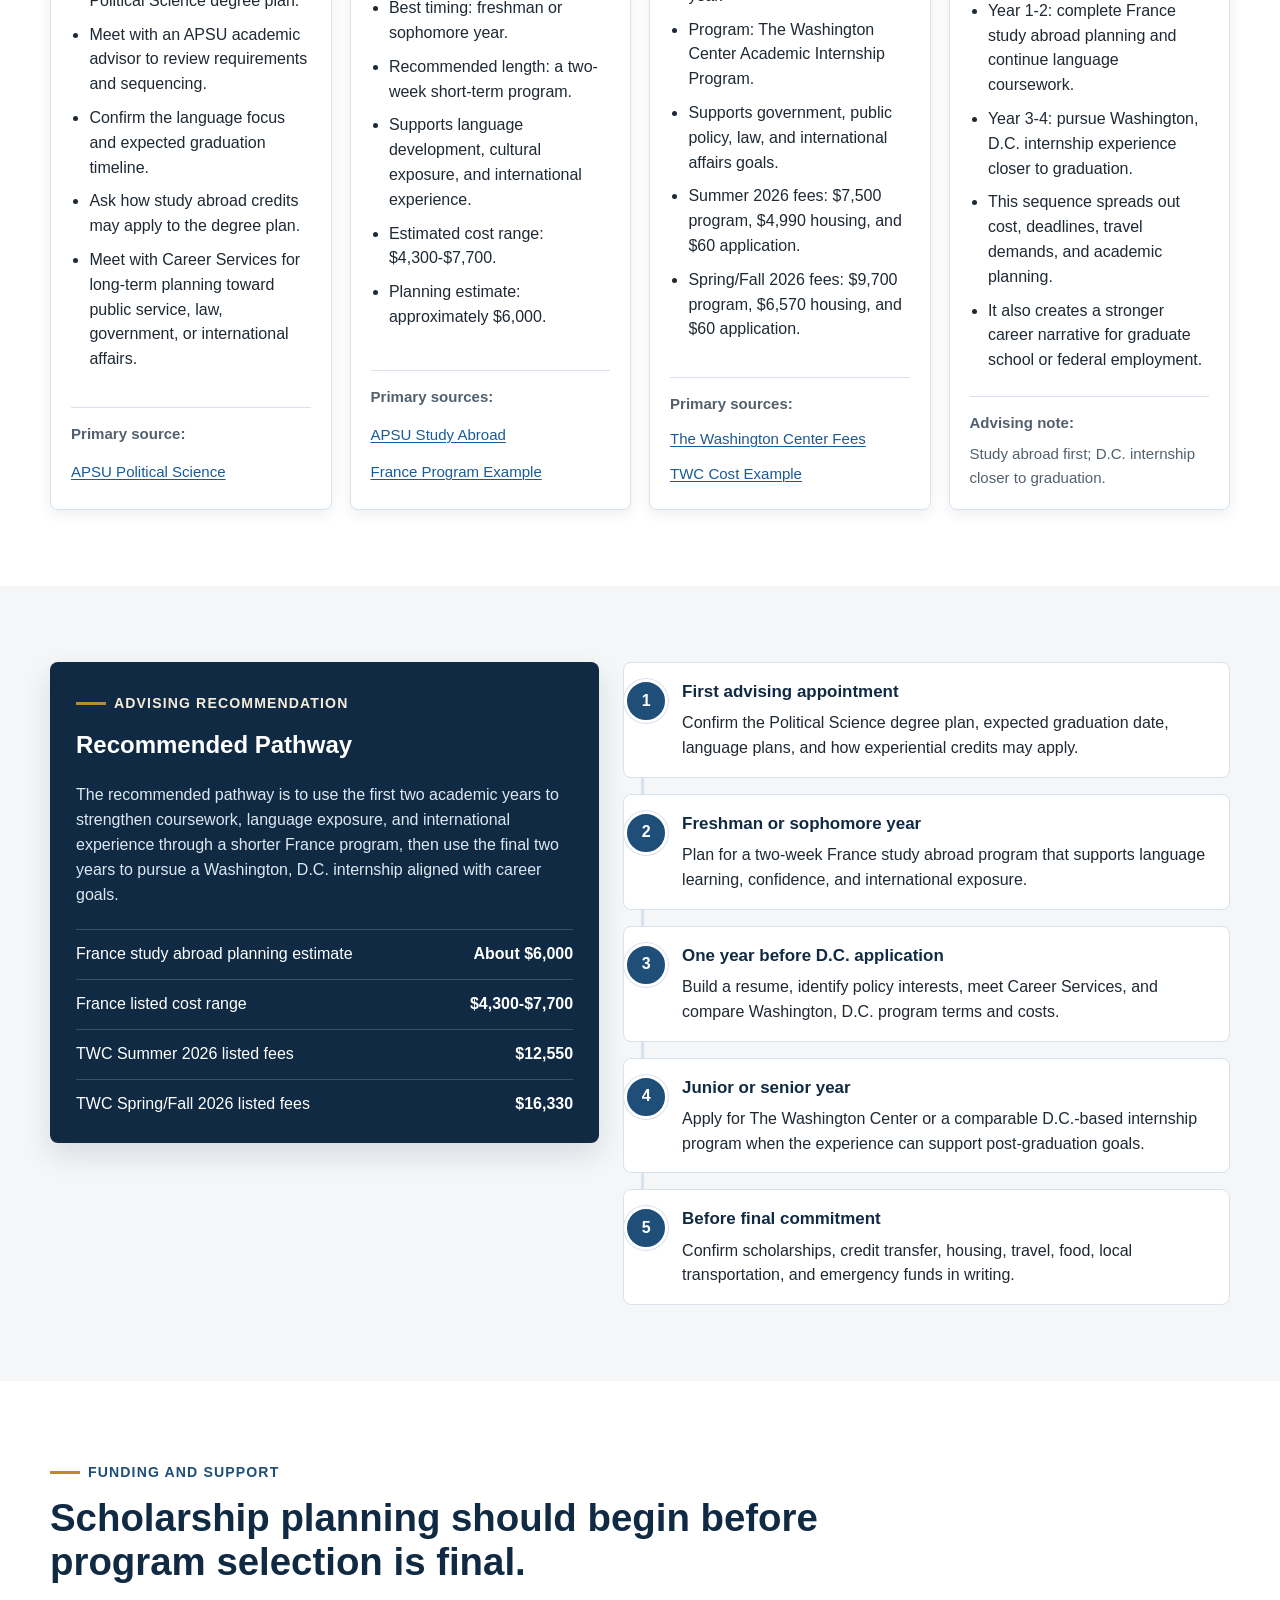
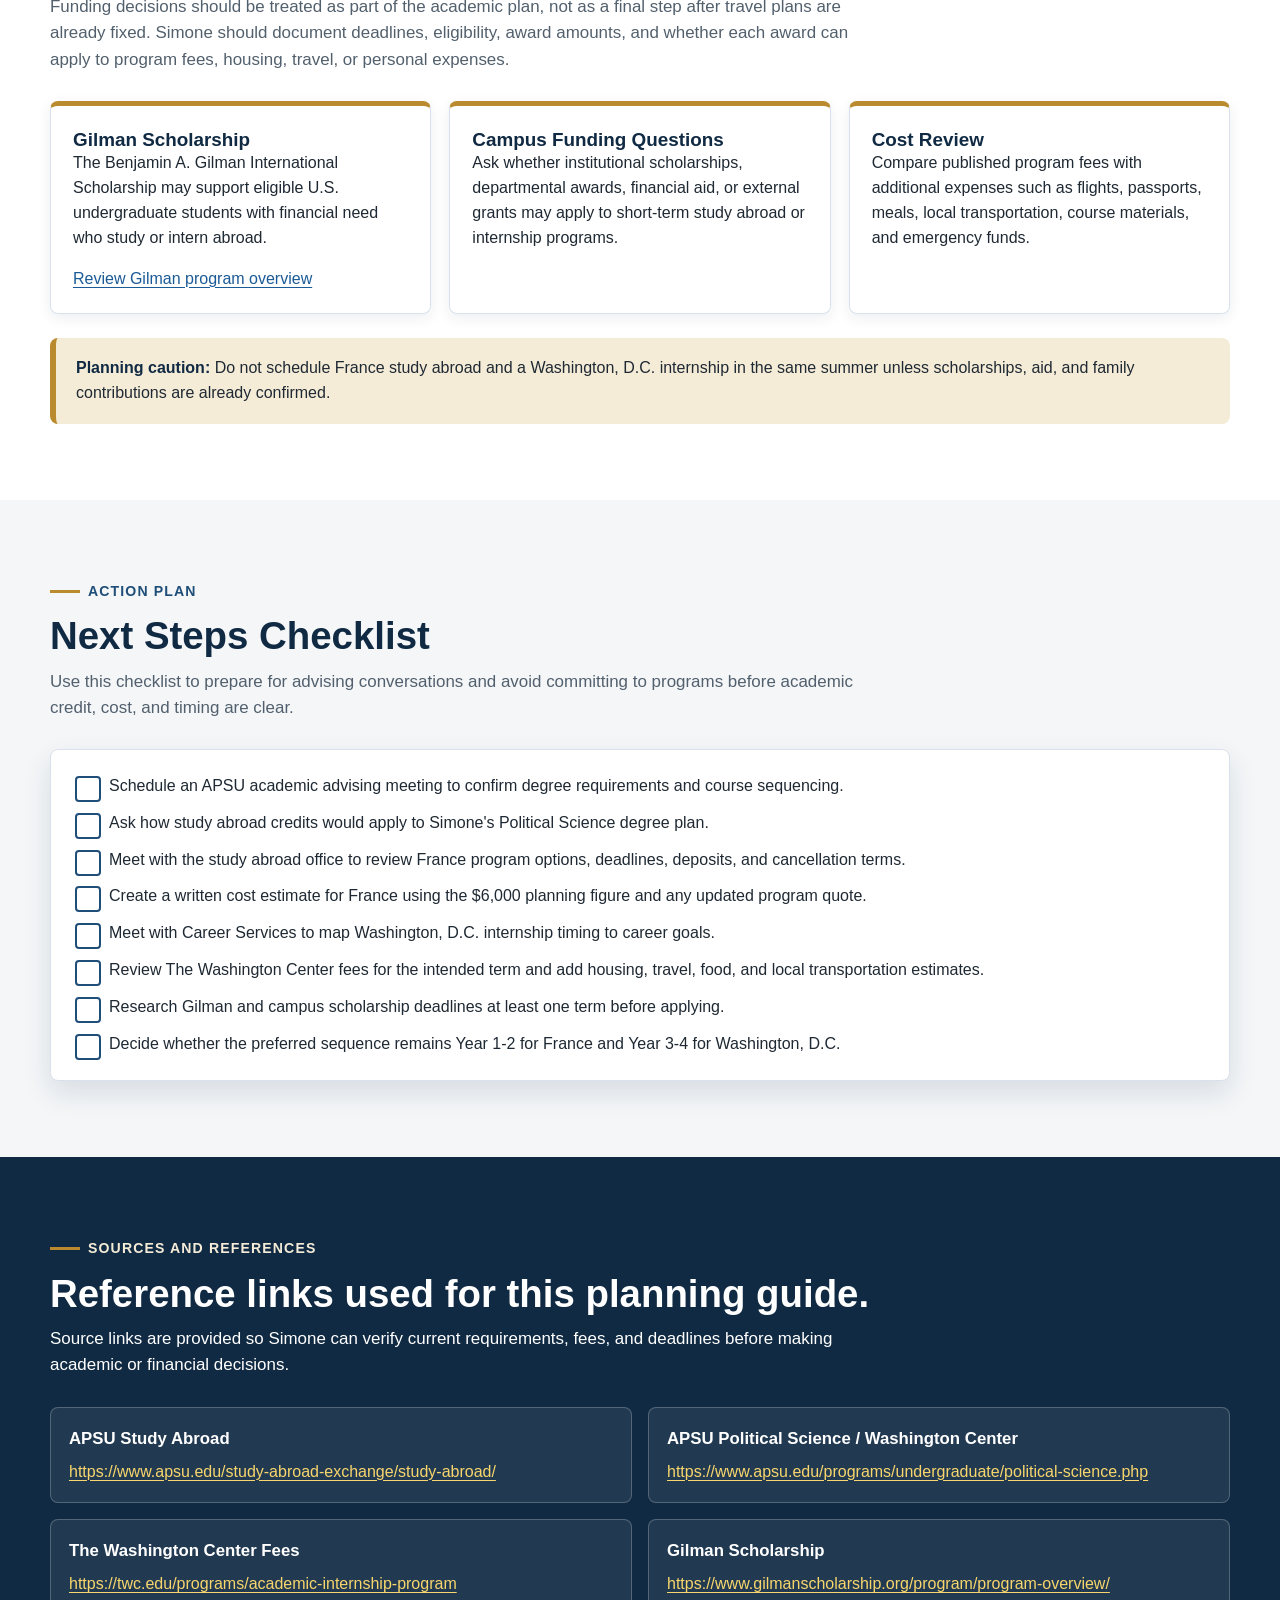
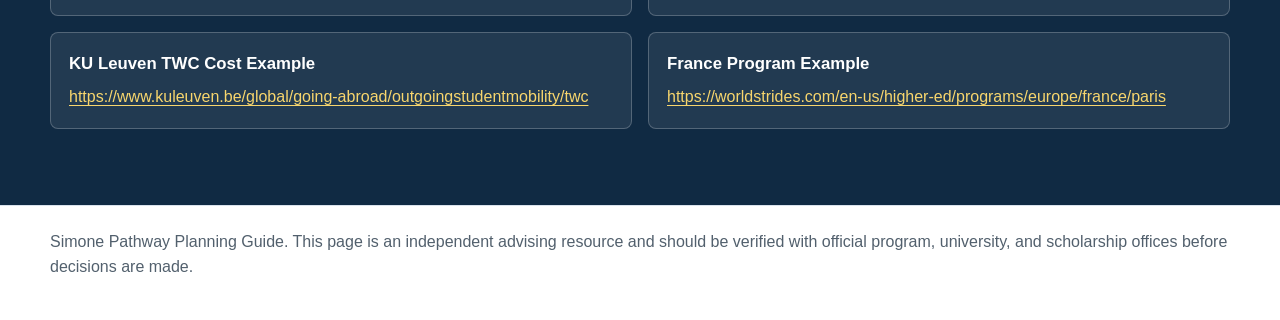
<file: simone-pathway.html>
<!doctype html>
<html lang="en">
  <head>
    <meta charset="utf-8" />
    <meta name="viewport" content="width=device-width, initial-scale=1" />
    <title>Simone Pathway | Study Abroad and Washington D.C. Planning</title>
    <style>
      :root {
        color-scheme: light;
        --navy-900: #102a43;
        --navy-800: #183b5b;
        --navy-700: #1f4e79;
        --blue-100: #e8f1f8;
        --gray-900: #1f2933;
        --gray-700: #4b5563;
        --gray-600: #52606d;
        --gray-200: #d9e2ec;
        --gray-100: #f4f6f8;
        --white: #ffffff;
        --gold: #b98b2e;
        --gold-light: #f5ecd8;
        --green: #1f6f5b;
        --shadow: 0 12px 28px rgba(16, 42, 67, 0.12);
        --radius: 8px;
      }

      * {
        box-sizing: border-box;
      }

      html {
        scroll-behavior: smooth;
      }

      body {
        margin: 0;
        color: var(--gray-900);
        background: var(--gray-100);
        font-family:
          "Source Sans Pro", Inter, Arial, system-ui, -apple-system, BlinkMacSystemFont,
          "Segoe UI", sans-serif;
        line-height: 1.55;
      }

      a {
        color: #1a5a96;
        text-decoration-thickness: 0.08em;
        text-underline-offset: 0.16em;
      }

      a:hover {
        color: var(--navy-900);
      }

      a:focus-visible,
      button:focus-visible,
      input:focus-visible {
        outline: 3px solid #f6c84c;
        outline-offset: 3px;
      }

      .skip-link {
        position: absolute;
        left: 16px;
        top: -48px;
        z-index: 100;
        padding: 10px 14px;
        color: var(--navy-900);
        background: var(--white);
        border: 2px solid var(--navy-900);
        border-radius: var(--radius);
        font-weight: 700;
      }

      .skip-link:focus {
        top: 12px;
      }

      .official-note {
        border-bottom: 1px solid var(--gray-200);
        background: #eef3f8;
        color: var(--navy-900);
        font-size: 0.95rem;
      }

      .official-note .container {
        display: flex;
        gap: 10px;
        align-items: center;
        padding-block: 9px;
      }

      .flag-box {
        display: inline-grid;
        flex: 0 0 auto;
        width: 28px;
        height: 18px;
        place-items: center;
        border: 1px solid #9fb3c8;
        background:
          linear-gradient(#b22234 0 14%, #fff 14% 28%, #b22234 28% 42%, #fff 42% 56%, #b22234 56% 70%, #fff 70% 84%, #b22234 84%),
          linear-gradient(90deg, #3c3b6e 0 42%, transparent 42%);
      }

      .site-header {
        background: var(--white);
        border-bottom: 1px solid var(--gray-200);
      }

      .container {
        width: min(1180px, calc(100% - 32px));
        margin-inline: auto;
      }

      .masthead {
        display: flex;
        flex-wrap: wrap;
        gap: 18px;
        align-items: center;
        justify-content: space-between;
        padding: 22px 0;
      }

      .brand {
        display: flex;
        gap: 14px;
        align-items: center;
        color: var(--navy-900);
        text-decoration: none;
      }

      .brand-mark {
        display: grid;
        width: 52px;
        height: 52px;
        place-items: center;
        border: 2px solid var(--gold);
        border-radius: var(--radius);
        background: var(--navy-900);
        color: var(--white);
        font-size: 1.35rem;
        font-weight: 800;
        letter-spacing: 0.04em;
      }

      .brand strong,
      .brand span {
        display: block;
      }

      .brand strong {
        font-size: clamp(1.25rem, 2vw, 1.55rem);
        line-height: 1.1;
      }

      .brand span {
        color: var(--gray-600);
        font-size: 0.95rem;
      }

      .utility {
        display: flex;
        flex-wrap: wrap;
        gap: 10px;
        align-items: center;
        color: var(--gray-700);
        font-size: 0.95rem;
      }

      .tag {
        display: inline-flex;
        min-height: 34px;
        align-items: center;
        border: 1px solid var(--gray-200);
        border-radius: 999px;
        padding: 6px 12px;
        background: var(--gray-100);
        font-weight: 700;
      }

      .primary-nav {
        background: var(--navy-900);
      }

      .primary-nav .container {
        display: flex;
        flex-wrap: wrap;
        gap: 4px;
      }

      .primary-nav a {
        display: inline-flex;
        min-height: 48px;
        align-items: center;
        padding: 12px 16px;
        color: var(--white);
        font-weight: 700;
        text-decoration: none;
      }

      .primary-nav a:hover {
        background: var(--navy-700);
        color: var(--white);
      }

      main {
        background: var(--white);
      }

      .hero {
        border-bottom: 1px solid var(--gray-200);
        background:
          linear-gradient(90deg, rgba(16, 42, 67, 0.96), rgba(24, 59, 91, 0.88) 56%, rgba(24, 59, 91, 0.74)),
          linear-gradient(135deg, #d9e2ec, #f5ecd8);
        color: var(--white);
      }

      .hero .container {
        display: grid;
        grid-template-columns: minmax(0, 1.15fr) minmax(280px, 0.85fr);
        gap: clamp(28px, 5vw, 64px);
        align-items: center;
        padding-block: clamp(42px, 7vw, 84px);
      }

      .eyebrow {
        display: inline-flex;
        align-items: center;
        gap: 8px;
        margin-bottom: 12px;
        color: var(--gold-light);
        font-size: 0.88rem;
        font-weight: 800;
        letter-spacing: 0.08em;
        text-transform: uppercase;
      }

      .eyebrow::before {
        content: "";
        width: 30px;
        height: 3px;
        background: var(--gold);
      }

      h1,
      h2,
      h3,
      p {
        margin-top: 0;
      }

      h1 {
        max-width: 820px;
        margin-bottom: 18px;
        font-size: clamp(2rem, 5vw, 4rem);
        line-height: 1.05;
        letter-spacing: -0.02em;
      }

      .hero p {
        max-width: 760px;
        color: #eef3f8;
        font-size: clamp(1.08rem, 1.8vw, 1.25rem);
      }

      .hero-actions {
        display: flex;
        flex-wrap: wrap;
        gap: 12px;
        margin-top: 28px;
      }

      .button {
        display: inline-flex;
        min-height: 48px;
        align-items: center;
        justify-content: center;
        border: 2px solid transparent;
        border-radius: var(--radius);
        padding: 12px 18px;
        font-weight: 800;
        text-decoration: none;
      }

      .button.primary {
        background: var(--gold);
        color: #201504;
      }

      .button.secondary {
        border-color: #b9c8d8;
        color: var(--white);
      }

      .button:hover {
        transform: translateY(-1px);
      }

      .hero-panel {
        border: 1px solid rgba(255, 255, 255, 0.24);
        border-radius: var(--radius);
        padding: 22px;
        background: rgba(255, 255, 255, 0.1);
        box-shadow: 0 16px 42px rgba(0, 0, 0, 0.18);
      }

      .hero-panel h2 {
        margin-bottom: 12px;
        color: var(--white);
        font-size: 1.25rem;
      }

      .summary-list {
        display: grid;
        gap: 12px;
        margin: 0;
        padding: 0;
        list-style: none;
      }

      .summary-list li {
        display: grid;
        gap: 2px;
        border-left: 4px solid var(--gold);
        padding-left: 12px;
      }

      .summary-list strong {
        color: var(--white);
      }

      .summary-list span {
        color: #dce8f2;
      }

      .section {
        padding-block: clamp(42px, 6vw, 76px);
      }

      .section.alt {
        background: var(--gray-100);
      }

      .section-header {
        max-width: 820px;
        margin-bottom: 28px;
      }

      .section-header .eyebrow {
        color: var(--navy-700);
      }

      .section-header h2 {
        margin-bottom: 10px;
        color: var(--navy-900);
        font-size: clamp(1.75rem, 3vw, 2.45rem);
        line-height: 1.15;
      }

      .section-header p {
        color: var(--gray-600);
        font-size: 1.06rem;
      }

      .notice {
        border-left: 6px solid var(--gold);
        border-radius: var(--radius);
        padding: 18px 20px;
        background: var(--gold-light);
      }

      .notice strong {
        color: var(--navy-900);
      }

      .card-grid {
        display: grid;
        grid-template-columns: repeat(4, minmax(0, 1fr));
        gap: 18px;
      }

      .path-card,
      .info-card,
      .source-card {
        border: 1px solid var(--gray-200);
        border-radius: var(--radius);
        background: var(--white);
        box-shadow: 0 4px 14px rgba(16, 42, 67, 0.08);
      }

      .path-card {
        display: grid;
        overflow: hidden;
        transition:
          box-shadow 160ms ease,
          transform 160ms ease;
      }

      .path-card:hover {
        transform: translateY(-2px);
        box-shadow: var(--shadow);
      }

      .image-placeholder {
        min-height: 150px;
        border-bottom: 1px solid var(--gray-200);
        background:
          linear-gradient(135deg, rgba(16, 42, 67, 0.78), rgba(31, 78, 121, 0.54)),
          var(--blue-100);
        color: var(--white);
        display: grid;
        align-content: end;
        padding: 18px;
      }

      .image-placeholder.study {
        background:
          linear-gradient(135deg, rgba(16, 42, 67, 0.78), rgba(185, 139, 46, 0.52)),
          linear-gradient(45deg, #e7edf3, #f5ecd8);
      }

      .image-placeholder.dc {
        background:
          linear-gradient(135deg, rgba(16, 42, 67, 0.82), rgba(96, 116, 137, 0.56)),
          linear-gradient(45deg, #e4e9ef, #ffffff);
      }

      .image-placeholder.scholarship {
        background:
          linear-gradient(135deg, rgba(31, 111, 91, 0.8), rgba(185, 139, 46, 0.58)),
          linear-gradient(45deg, #e7f3ef, #fff8e8);
      }

      .image-placeholder span {
        display: inline-block;
        max-width: 230px;
        font-weight: 800;
        text-shadow: 0 2px 6px rgba(0, 0, 0, 0.24);
      }

      .card-body {
        display: grid;
        gap: 14px;
        padding: 20px;
      }

      .card-kicker {
        color: var(--navy-700);
        font-size: 0.82rem;
        font-weight: 800;
        letter-spacing: 0.08em;
        text-transform: uppercase;
      }

      .path-card h3,
      .info-card h3 {
        margin-bottom: 0;
        color: var(--navy-900);
        font-size: 1.18rem;
        line-height: 1.25;
      }

      .path-card ul,
      .checklist,
      .source-list {
        margin: 0;
        padding-left: 1.15rem;
      }

      .path-card li,
      .checklist li {
        margin-bottom: 9px;
      }

      .meta {
        display: grid;
        gap: 8px;
        border-top: 1px solid var(--gray-200);
        padding-top: 14px;
        color: var(--gray-600);
        font-size: 0.94rem;
      }

      .recommended {
        display: grid;
        grid-template-columns: minmax(0, 0.95fr) minmax(0, 1.05fr);
        gap: 24px;
        align-items: start;
      }

      .recommendation-panel {
        border-radius: var(--radius);
        padding: 26px;
        background: var(--navy-900);
        color: var(--white);
        box-shadow: var(--shadow);
      }

      .recommendation-panel h3 {
        margin-bottom: 12px;
        font-size: 1.45rem;
      }

      .recommendation-panel p {
        color: #dce8f2;
      }

      .cost-box {
        display: grid;
        gap: 12px;
        margin-top: 22px;
      }

      .cost-item {
        display: flex;
        justify-content: space-between;
        gap: 16px;
        border-top: 1px solid rgba(255, 255, 255, 0.18);
        padding-top: 12px;
      }

      .cost-item strong {
        color: var(--white);
      }

      .timeline {
        position: relative;
        display: grid;
        gap: 16px;
        margin: 0;
        padding: 0;
        list-style: none;
      }

      .timeline::before {
        content: "";
        position: absolute;
        top: 12px;
        bottom: 12px;
        left: 18px;
        width: 3px;
        background: var(--gray-200);
      }

      .timeline li {
        position: relative;
        display: grid;
        gap: 6px;
        border: 1px solid var(--gray-200);
        border-radius: var(--radius);
        padding: 16px 18px 16px 58px;
        background: var(--white);
      }

      .timeline li::before {
        content: attr(data-step);
        position: absolute;
        top: 16px;
        left: 0;
        display: grid;
        width: 38px;
        height: 38px;
        place-items: center;
        border: 3px solid var(--white);
        border-radius: 50%;
        background: var(--navy-700);
        color: var(--white);
        font-weight: 800;
        box-shadow: 0 0 0 1px var(--gray-200);
      }

      .timeline strong {
        color: var(--navy-900);
        font-size: 1.06rem;
      }

      .info-grid {
        display: grid;
        grid-template-columns: repeat(3, minmax(0, 1fr));
        gap: 18px;
      }

      .info-card {
        padding: 22px;
      }

      .info-card.accent {
        border-top: 5px solid var(--gold);
      }

      .checklist-card {
        border: 1px solid var(--gray-200);
        border-radius: var(--radius);
        padding: 24px;
        background: var(--white);
        box-shadow: var(--shadow);
      }

      .checklist {
        display: grid;
        gap: 12px;
        padding-left: 0;
        list-style: none;
      }

      .checklist li {
        position: relative;
        margin: 0;
        padding-left: 34px;
      }

      .checklist li::before {
        content: "";
        position: absolute;
        top: 2px;
        left: 0;
        width: 22px;
        height: 22px;
        border: 2px solid var(--navy-700);
        border-radius: 4px;
        background: var(--white);
      }

      .sources {
        background: var(--navy-900);
        color: var(--white);
      }

      .sources .section-header h2,
      .sources .section-header p {
        color: var(--white);
      }

      .sources .section-header .eyebrow {
        color: var(--gold-light);
      }

      .source-grid {
        display: grid;
        grid-template-columns: repeat(2, minmax(0, 1fr));
        gap: 16px;
      }

      .source-card {
        padding: 18px;
        background: rgba(255, 255, 255, 0.08);
        border-color: rgba(255, 255, 255, 0.22);
        box-shadow: none;
      }

      .source-card h3 {
        margin-bottom: 8px;
        color: var(--white);
        font-size: 1.05rem;
      }

      .source-card a {
        color: #f8d66d;
        overflow-wrap: anywhere;
      }

      .site-footer {
        border-top: 1px solid var(--gray-200);
        background: var(--white);
        color: var(--gray-600);
      }

      .site-footer .container {
        padding-block: 24px;
      }

      @media (max-width: 1040px) {
        .hero .container,
        .recommended {
          grid-template-columns: 1fr;
        }

        .card-grid,
        .info-grid {
          grid-template-columns: repeat(2, minmax(0, 1fr));
        }
      }

      @media (max-width: 720px) {
        .container {
          width: min(100% - 24px, 1180px);
        }

        .masthead,
        .official-note .container {
          align-items: flex-start;
        }

        .primary-nav .container {
          display: grid;
          grid-template-columns: 1fr 1fr;
        }

        .primary-nav a {
          border-bottom: 1px solid rgba(255, 255, 255, 0.12);
        }

        .hero .container {
          padding-block: 36px;
        }

        .hero-actions,
        .cost-item {
          display: grid;
        }

        .button {
          width: 100%;
        }

        .card-grid,
        .info-grid,
        .source-grid {
          grid-template-columns: 1fr;
        }

        .timeline::before {
          left: 16px;
        }
      }

      @media print {
        .skip-link,
        .primary-nav,
        .hero-actions {
          display: none;
        }

        body,
        main,
        .section.alt {
          background: var(--white);
        }

        .hero,
        .sources {
          color: var(--gray-900);
          background: var(--white);
        }

        .hero p,
        .sources .section-header h2,
        .sources .section-header p,
        .source-card h3 {
          color: var(--gray-900);
        }

        .path-card,
        .info-card,
        .checklist-card,
        .recommendation-panel {
          box-shadow: none;
          break-inside: avoid;
        }
      }
    </style>
  </head>
  <body>
    <a class="skip-link" href="#main">Skip to main content</a>

    <div class="official-note" role="note">
      <div class="container">
        <span class="flag-box" aria-hidden="true"></span>
        <span>
          This is a student advising and planning resource. It is not an official government
          website and does not represent a government agency.
        </span>
      </div>
    </div>

    <header class="site-header">
      <div class="container masthead">
        <a class="brand" href="#main" aria-label="Simone Pathway home">
          <span class="brand-mark" aria-hidden="true">SP</span>
          <span>
            <strong>Simone Pathway Planning Guide</strong>
            <span>Study abroad, public service internships, and scholarship planning</span>
          </span>
        </a>
        <div class="utility" aria-label="Page information">
          <span class="tag">Advising Resource</span>
          <span class="tag">Updated Planning Estimates</span>
        </div>
      </div>
      <nav class="primary-nav" aria-label="Main navigation">
        <div class="container">
          <a href="#overview">Overview</a>
          <a href="#pathway">Pathway</a>
          <a href="#timeline">Timeline</a>
          <a href="#scholarships">Scholarships</a>
          <a href="#next-steps">Next Steps</a>
          <a href="#sources">Sources</a>
        </div>
      </nav>
    </header>

    <main id="main">
      <section class="hero" id="overview" aria-labelledby="page-title">
        <div class="container">
          <div>
            <span class="eyebrow">Education and Career Planning</span>
            <h1 id="page-title">A structured pathway for France study abroad and a Washington, D.C. internship.</h1>
            <p>
              This guide organizes Simone's academic, international, and career development
              options into a recommended sequence that supports a Political Science degree,
              language growth, federal career exploration, and responsible financial planning.
            </p>
            <div class="hero-actions" aria-label="Primary actions">
              <a class="button primary" href="#pathway">Review the Pathway</a>
              <a class="button secondary" href="#next-steps">See Next Steps</a>
            </div>
          </div>

          <aside class="hero-panel" aria-label="Planning summary">
            <h2>Planning Snapshot</h2>
            <ul class="summary-list">
              <li>
                <strong>Recommended sequence</strong>
                <span>Study abroad first; Washington, D.C. internship closer to graduation.</span>
              </li>
              <li>
                <strong>France planning estimate</strong>
                <span>Approximately $6,000, with listed examples ranging from $4,300-$7,700.</span>
              </li>
              <li>
                <strong>D.C. program estimate</strong>
                <span>Summer 2026: $12,550 before personal expenses; Spring/Fall 2026: $16,330 before personal expenses.</span>
              </li>
              <li>
                <strong>Funding focus</strong>
                <span>Scholarships, academic advising, early deadlines, and written cost planning.</span>
              </li>
            </ul>
          </aside>
        </div>
      </section>

      <section class="section" id="pathway" aria-labelledby="pathway-title">
        <div class="container">
          <div class="section-header">
            <span class="eyebrow">Recommended Pathway</span>
            <h2 id="pathway-title">Four planning areas to coordinate before making commitments.</h2>
            <p>
              The original workflow has been organized into advisory cards that can be used in
              meetings with academic advisors, career services, study abroad staff, and family
              financial planning discussions.
            </p>
          </div>

          <div class="card-grid">
            <article class="path-card">
              <div class="image-placeholder academic" role="img" aria-label="Placeholder image area for college campus or academic advising">
                <span>College campus and academic advising</span>
              </div>
              <div class="card-body">
                <span class="card-kicker">Step 1</span>
                <h3>Academic Pathway</h3>
                <ul>
                  <li>Confirm the Bachelor of Arts in Political Science degree plan.</li>
                  <li>Meet with an APSU academic advisor to review requirements and sequencing.</li>
                  <li>Confirm the language focus and expected graduation timeline.</li>
                  <li>Ask how study abroad credits may apply to the degree plan.</li>
                  <li>Meet with Career Services for long-term planning toward public service, law, government, or international affairs.</li>
                </ul>
                <div class="meta">
                  <strong>Primary source:</strong>
                  <a href="https://www.apsu.edu/programs/undergraduate/political-science.php">APSU Political Science</a>
                </div>
              </div>
            </article>

            <article class="path-card">
              <div class="image-placeholder study" role="img" aria-label="Placeholder image area for study abroad in France">
                <span>Study abroad and France experience</span>
              </div>
              <div class="card-body">
                <span class="card-kicker">Step 2</span>
                <h3>France Study Abroad</h3>
                <ul>
                  <li>Best timing: freshman or sophomore year.</li>
                  <li>Recommended length: a two-week short-term program.</li>
                  <li>Supports language development, cultural exposure, and international experience.</li>
                  <li>Estimated cost range: $4,300-$7,700.</li>
                  <li>Planning estimate: approximately $6,000.</li>
                </ul>
                <div class="meta">
                  <strong>Primary sources:</strong>
                  <a href="https://www.apsu.edu/study-abroad-exchange/study-abroad/">APSU Study Abroad</a>
                  <a href="https://worldstrides.com/en-us/higher-ed/programs/europe/france/paris">France Program Example</a>
                </div>
              </div>
            </article>

            <article class="path-card">
              <div class="image-placeholder dc" role="img" aria-label="Placeholder image area for Washington D.C. government internship">
                <span>Washington, D.C. public service internship</span>
              </div>
              <div class="card-body">
                <span class="card-kicker">Step 3</span>
                <h3>Washington, D.C. Program</h3>
                <ul>
                  <li>Best timing: junior or senior year.</li>
                  <li>Program: The Washington Center Academic Internship Program.</li>
                  <li>Supports government, public policy, law, and international affairs goals.</li>
                  <li>Summer 2026 fees: $7,500 program, $4,990 housing, and $60 application.</li>
                  <li>Spring/Fall 2026 fees: $9,700 program, $6,570 housing, and $60 application.</li>
                </ul>
                <div class="meta">
                  <strong>Primary sources:</strong>
                  <a href="https://twc.edu/programs/academic-internship-program">The Washington Center Fees</a>
                  <a href="https://www.kuleuven.be/global/going-abroad/outgoingstudentmobility/twc">TWC Cost Example</a>
                </div>
              </div>
            </article>

            <article class="path-card">
              <div class="image-placeholder scholarship" role="img" aria-label="Placeholder image area for scholarship or financial planning">
                <span>Scholarship and financial planning</span>
              </div>
              <div class="card-body">
                <span class="card-kicker">Step 4</span>
                <h3>Recommended Sequence</h3>
                <ul>
                  <li>Do not compress both programs into one summer unless funding is already secured.</li>
                  <li>Year 1-2: complete France study abroad planning and continue language coursework.</li>
                  <li>Year 3-4: pursue Washington, D.C. internship experience closer to graduation.</li>
                  <li>This sequence spreads out cost, deadlines, travel demands, and academic planning.</li>
                  <li>It also creates a stronger career narrative for graduate school or federal employment.</li>
                </ul>
                <div class="meta">
                  <strong>Advising note:</strong>
                  Study abroad first; D.C. internship closer to graduation.
                </div>
              </div>
            </article>
          </div>
        </div>
      </section>

      <section class="section alt" id="timeline" aria-labelledby="timeline-title">
        <div class="container recommended">
          <div class="recommendation-panel">
            <span class="eyebrow">Advising Recommendation</span>
            <h2 id="timeline-title">Recommended Pathway</h2>
            <p>
              The recommended pathway is to use the first two academic years to strengthen
              coursework, language exposure, and international experience through a shorter France
              program, then use the final two years to pursue a Washington, D.C. internship aligned
              with career goals.
            </p>
            <div class="cost-box" aria-label="Planning cost estimates">
              <div class="cost-item">
                <span>France study abroad planning estimate</span>
                <strong>About $6,000</strong>
              </div>
              <div class="cost-item">
                <span>France listed cost range</span>
                <strong>$4,300-$7,700</strong>
              </div>
              <div class="cost-item">
                <span>TWC Summer 2026 listed fees</span>
                <strong>$12,550</strong>
              </div>
              <div class="cost-item">
                <span>TWC Spring/Fall 2026 listed fees</span>
                <strong>$16,330</strong>
              </div>
            </div>
          </div>

          <ol class="timeline" aria-label="Recommended academic and career timeline">
            <li data-step="1">
              <strong>First advising appointment</strong>
              <span>Confirm the Political Science degree plan, expected graduation date, language plans, and how experiential credits may apply.</span>
            </li>
            <li data-step="2">
              <strong>Freshman or sophomore year</strong>
              <span>Plan for a two-week France study abroad program that supports language learning, confidence, and international exposure.</span>
            </li>
            <li data-step="3">
              <strong>One year before D.C. application</strong>
              <span>Build a resume, identify policy interests, meet Career Services, and compare Washington, D.C. program terms and costs.</span>
            </li>
            <li data-step="4">
              <strong>Junior or senior year</strong>
              <span>Apply for The Washington Center or a comparable D.C.-based internship program when the experience can support post-graduation goals.</span>
            </li>
            <li data-step="5">
              <strong>Before final commitment</strong>
              <span>Confirm scholarships, credit transfer, housing, travel, food, local transportation, and emergency funds in writing.</span>
            </li>
          </ol>
        </div>
      </section>

      <section class="section" id="scholarships" aria-labelledby="scholarships-title">
        <div class="container">
          <div class="section-header">
            <span class="eyebrow">Funding and Support</span>
            <h2 id="scholarships-title">Scholarship planning should begin before program selection is final.</h2>
            <p>
              Funding decisions should be treated as part of the academic plan, not as a final step
              after travel plans are already fixed. Simone should document deadlines, eligibility,
              award amounts, and whether each award can apply to program fees, housing, travel, or
              personal expenses.
            </p>
          </div>

          <div class="info-grid">
            <article class="info-card accent">
              <h3>Gilman Scholarship</h3>
              <p>
                The Benjamin A. Gilman International Scholarship may support eligible U.S.
                undergraduate students with financial need who study or intern abroad.
              </p>
              <a href="https://www.gilmanscholarship.org/program/program-overview/">Review Gilman program overview</a>
            </article>

            <article class="info-card accent">
              <h3>Campus Funding Questions</h3>
              <p>
                Ask whether institutional scholarships, departmental awards, financial aid, or
                external grants may apply to short-term study abroad or internship programs.
              </p>
            </article>

            <article class="info-card accent">
              <h3>Cost Review</h3>
              <p>
                Compare published program fees with additional expenses such as flights, passports,
                meals, local transportation, course materials, and emergency funds.
              </p>
            </article>
          </div>

          <div class="notice" style="margin-top: 24px;">
            <strong>Planning caution:</strong>
            Do not schedule France study abroad and a Washington, D.C. internship in the same summer
            unless scholarships, aid, and family contributions are already confirmed.
          </div>
        </div>
      </section>

      <section class="section alt" id="next-steps" aria-labelledby="next-steps-title">
        <div class="container">
          <div class="section-header">
            <span class="eyebrow">Action Plan</span>
            <h2 id="next-steps-title">Next Steps Checklist</h2>
            <p>
              Use this checklist to prepare for advising conversations and avoid committing to
              programs before academic credit, cost, and timing are clear.
            </p>
          </div>

          <div class="checklist-card">
            <ul class="checklist">
              <li>Schedule an APSU academic advising meeting to confirm degree requirements and course sequencing.</li>
              <li>Ask how study abroad credits would apply to Simone's Political Science degree plan.</li>
              <li>Meet with the study abroad office to review France program options, deadlines, deposits, and cancellation terms.</li>
              <li>Create a written cost estimate for France using the $6,000 planning figure and any updated program quote.</li>
              <li>Meet with Career Services to map Washington, D.C. internship timing to career goals.</li>
              <li>Review The Washington Center fees for the intended term and add housing, travel, food, and local transportation estimates.</li>
              <li>Research Gilman and campus scholarship deadlines at least one term before applying.</li>
              <li>Decide whether the preferred sequence remains Year 1-2 for France and Year 3-4 for Washington, D.C.</li>
            </ul>
          </div>
        </div>
      </section>

      <section class="section sources" id="sources" aria-labelledby="sources-title">
        <div class="container">
          <div class="section-header">
            <span class="eyebrow">Sources and References</span>
            <h2 id="sources-title">Reference links used for this planning guide.</h2>
            <p>
              Source links are provided so Simone can verify current requirements, fees, and
              deadlines before making academic or financial decisions.
            </p>
          </div>

          <div class="source-grid">
            <article class="source-card">
              <h3>APSU Study Abroad</h3>
              <a href="https://www.apsu.edu/study-abroad-exchange/study-abroad/">https://www.apsu.edu/study-abroad-exchange/study-abroad/</a>
            </article>
            <article class="source-card">
              <h3>APSU Political Science / Washington Center</h3>
              <a href="https://www.apsu.edu/programs/undergraduate/political-science.php">https://www.apsu.edu/programs/undergraduate/political-science.php</a>
            </article>
            <article class="source-card">
              <h3>The Washington Center Fees</h3>
              <a href="https://twc.edu/programs/academic-internship-program">https://twc.edu/programs/academic-internship-program</a>
            </article>
            <article class="source-card">
              <h3>Gilman Scholarship</h3>
              <a href="https://www.gilmanscholarship.org/program/program-overview/">https://www.gilmanscholarship.org/program/program-overview/</a>
            </article>
            <article class="source-card">
              <h3>KU Leuven TWC Cost Example</h3>
              <a href="https://www.kuleuven.be/global/going-abroad/outgoingstudentmobility/twc">https://www.kuleuven.be/global/going-abroad/outgoingstudentmobility/twc</a>
            </article>
            <article class="source-card">
              <h3>France Program Example</h3>
              <a href="https://worldstrides.com/en-us/higher-ed/programs/europe/france/paris">https://worldstrides.com/en-us/higher-ed/programs/europe/france/paris</a>
            </article>
          </div>
        </div>
      </section>
    </main>

    <footer class="site-footer">
      <div class="container">
        <p>
          Simone Pathway Planning Guide. This page is an independent advising resource and should
          be verified with official program, university, and scholarship offices before decisions
          are made.
        </p>
      </div>
    </footer>
  </body>
</html>
</file>
